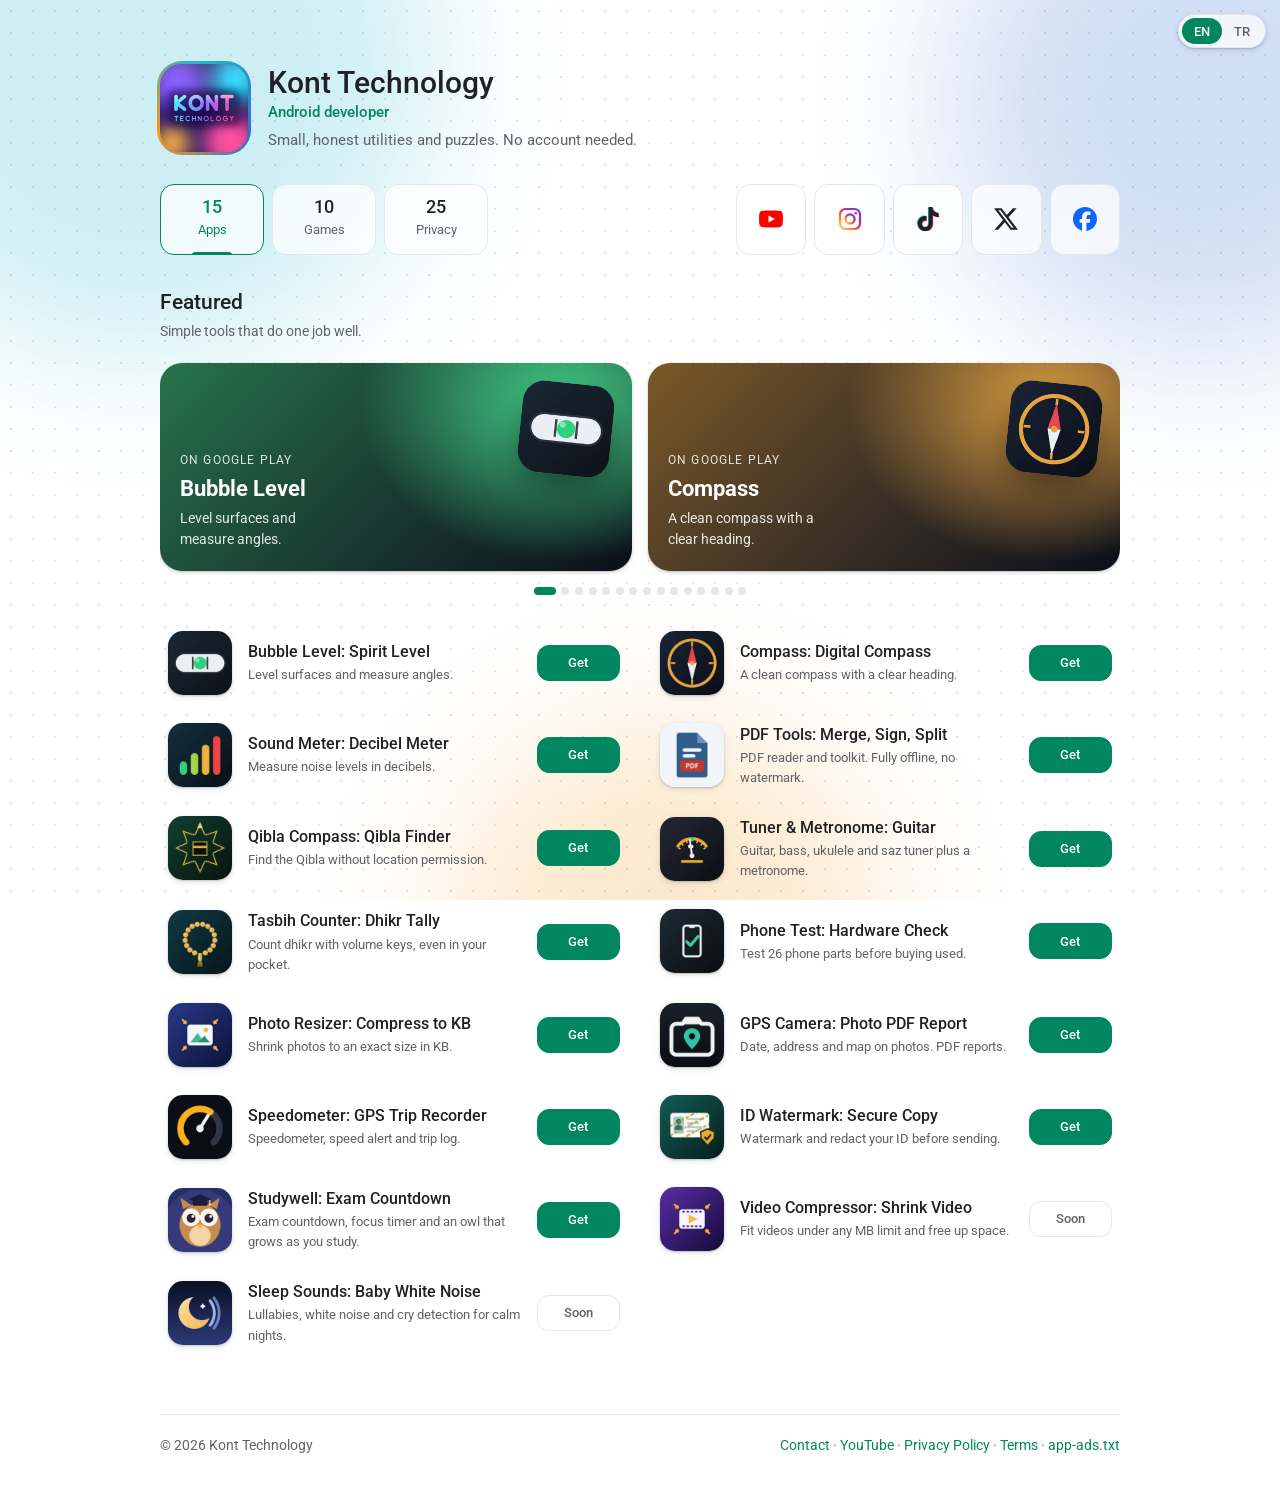
<file: index.html>
<!doctype html>
<html lang="en">
<head>
<meta charset="utf-8">
<meta name="viewport" content="width=device-width,initial-scale=1">
<title>Kont Technology</title>
<link rel="icon" type="image/png" href="favicon.png?v=20260930b">
<link href="fonts/roboto.css" rel="stylesheet">
<style>
/* Kont Technology — Aurora Plus + featured carousel */
:root{color-scheme:light dark;
  --bg:#fff;--surface:#fff;--ink:#202124;--muted:#5f6368;--line:#e3e7eb;--glass:rgba(255,255,255,.72);
  --accent:#01875f;--accent-ink:#fff;--hover:rgba(0,0,0,.035);
  --a1:#1fb6cc;--a2:#2f6fd0;--a3:#f39c1f;--a-op:.22;--shadow:0 1px 2px rgba(60,64,67,.25),0 2px 6px rgba(60,64,67,.12)}
@media (prefers-color-scheme:dark){:root{
  --bg:#131314;--surface:#1e1f20;--ink:#e3e3e3;--muted:#a8abae;--line:#2d2f31;--glass:rgba(30,31,32,.62);
  --accent:#4fd6a5;--accent-ink:#00382a;--hover:rgba(255,255,255,.04);
  --a1:#1f9fb8;--a2:#2a4fa8;--a3:#c77a12;--a-op:.32;--shadow:0 1px 3px rgba(0,0,0,.6)}}
*{box-sizing:border-box}
body{margin:0;min-height:100vh;background:radial-gradient(var(--line) 1px,transparent 1.2px) 0 0/22px 22px fixed,var(--bg);color:var(--ink);font:15px/1.5 Roboto,system-ui,sans-serif;-webkit-font-smoothing:antialiased}
a{color:inherit;text-decoration:none}
.aurora{position:fixed;inset:0;z-index:-1;overflow:hidden;pointer-events:none}
.aurora i{position:absolute;border-radius:50%;filter:blur(70px);opacity:var(--a-op)}
.aurora i:nth-child(1){width:46vmax;height:46vmax;left:-12vmax;top:-18vmax;background:var(--a1);animation:d1 26s ease-in-out infinite alternate}
.aurora i:nth-child(2){width:40vmax;height:40vmax;right:-14vmax;top:-12vmax;background:var(--a2);animation:d2 32s ease-in-out infinite alternate}
.aurora i:nth-child(3){width:34vmax;height:34vmax;left:35%;bottom:-20vmax;background:var(--a3);animation:d3 38s ease-in-out infinite alternate}
@keyframes d1{to{transform:translate(18vw,14vh) scale(1.15)}}@keyframes d2{to{transform:translate(-20vw,18vh) scale(.9)}}@keyframes d3{to{transform:translate(-16vw,-22vh) scale(1.2)}}
.wrap{max-width:62rem;margin:0 auto;padding:0 1rem}

/* language switch */
.lang{position:fixed;top:14px;right:14px;z-index:10;display:flex;padding:3px;border-radius:999px;background:var(--glass);border:1px solid var(--line);backdrop-filter:blur(12px);-webkit-backdrop-filter:blur(12px);box-shadow:var(--shadow)}
.lang button{all:unset;cursor:pointer;font:500 .8rem Roboto,sans-serif;padding:.35rem .75rem;border-radius:999px;color:var(--muted);transition:.2s}
.lang button[aria-pressed=true]{background:var(--accent);color:var(--accent-ink)}

/* hero */
.hero{display:flex;align-items:center;gap:1.25rem;padding:4rem 0 .5rem}
.logo{position:relative;width:88px;height:88px;flex:none}
.logo::before{content:"";position:absolute;inset:-3px;border-radius:25px;background:conic-gradient(from 0deg,var(--a1),var(--a2),var(--a3),var(--a1));animation:spin 6s linear infinite}
.logo img{position:relative;width:88px;height:88px;border-radius:21px;display:block}
@keyframes spin{to{transform:rotate(360deg)}}
.hero h1{margin:0;font-size:1.9rem;font-weight:500;line-height:1.2}
.role{color:var(--accent);font-weight:500}
.hero p{margin:.3rem 0 0;color:var(--muted)}

/* tab cards + unified button style */
.bar{display:flex;align-items:stretch;gap:.5rem;margin:1.5rem 0 0;flex-wrap:wrap}
.tabs{display:flex;gap:.5rem;flex-wrap:wrap}
.social{display:flex;gap:.5rem;margin-left:auto}
.social a{width:4.4rem;min-height:4.4rem;border-radius:14px;display:grid;place-items:center;color:var(--muted)}
.social a:hover{transform:translateY(-1px);border-color:var(--muted)}
.social .yt{color:#ff0000}.social .fb{color:#0866ff}.social .x{color:var(--ink)}
.social svg{width:1.5rem;height:1.5rem}
.chip,.btn,.social a{background:var(--glass);border:1px solid var(--line);backdrop-filter:blur(10px);-webkit-backdrop-filter:blur(10px);transition:transform .15s,border-color .15s,background .15s}
.tabs a{position:relative;min-width:6.5rem;padding:.7rem 1.1rem .8rem;border-radius:14px;text-align:center}
.tabs a:hover,.btn:hover{transform:translateY(-1px);border-color:var(--muted)}
.tabs strong{display:block;font-weight:500;font-size:1.15rem;line-height:1.2}
.tabs span{font-size:.8rem;color:var(--muted)}
.tabs a[aria-selected=true]{border-color:var(--accent)}
.tabs a[aria-selected=true] *{color:var(--accent)}
.tabs a[aria-selected=true]::after{content:"";position:absolute;left:30%;right:30%;bottom:-1px;height:3px;border-radius:3px 3px 0 0;background:var(--accent)}
.btn{flex:none;min-width:5.2rem;text-align:center;font-size:.82rem;font-weight:500;border-radius:12px;padding:.45rem .9rem}
.btn.get{background:var(--accent);border-color:var(--accent);color:var(--accent-ink)}
.btn.soon{color:var(--muted)}


/* featured carousel */
.car{margin:0 0 1.5rem}
.track{display:flex;gap:1rem;overflow-x:auto;scroll-snap-type:x mandatory;scroll-behavior:smooth;scrollbar-width:none;padding:.25rem 0}
.track::-webkit-scrollbar{display:none}
.slide{position:relative;flex:0 0 100%;height:13rem;border-radius:22px;overflow:hidden;scroll-snap-align:start;color:#fff;padding:1.25rem;display:flex;align-items:flex-end;box-shadow:var(--shadow);
  background:radial-gradient(18rem 14rem at 85% 20%,var(--c),transparent 70%),linear-gradient(135deg,color-mix(in srgb,var(--c) 55%,#000),#0b0f1a)}
.slide .big{position:absolute;right:1.25rem;top:1.25rem;width:92px;height:92px;border-radius:22px;box-shadow:0 16px 40px -8px rgba(0,0,0,.6);transform:rotate(6deg);transition:transform .4s}
.slide:hover .big{transform:rotate(0) scale(1.05)}
.slide .k{font-size:.72rem;letter-spacing:.1em;text-transform:uppercase;opacity:.85}
.slide h3{margin:.2rem 0;font-size:1.35rem;font-weight:700;max-width:70%}
.slide p{margin:0;opacity:.88;font-size:.88rem;max-width:72%}
.dots{display:flex;gap:.35rem;justify-content:center;margin-top:.75rem}
.dots b{width:8px;height:8px;border-radius:99px;background:var(--line);transition:.3s;cursor:pointer}
.dots b.on{width:22px;background:var(--accent)}
@media (min-width:700px){.slide{flex-basis:calc((100% - 1rem)/2)}}
@media (max-width:480px){.slide{height:12rem}.slide .big{width:72px;height:72px}}
.panel{padding:1.5rem 0 1rem}.panel[hidden]{display:none}
h2{font-size:1.3rem;font-weight:500;margin:.5rem 0 .2rem}
.sub{color:var(--muted);margin:0 0 1rem;font-size:.9rem}
.list{list-style:none;margin:0;padding:0;display:grid;grid-template-columns:repeat(auto-fill,minmax(min(100%,24rem),1fr));gap:.25rem 1.5rem}
.row{display:flex;align-items:center;gap:1rem;padding:.75rem .5rem;border-radius:14px;transition:background .15s;opacity:0;transform:translateY(8px);animation:in .45s ease forwards}
.row:hover{background:var(--hover)}
.row img{width:64px;height:64px;border-radius:15px;box-shadow:var(--shadow);flex:none;transition:transform .25s}
.row:hover img{transform:scale(1.06) rotate(-2deg)}
@keyframes in{to{opacity:1;transform:none}}
.meta{flex:1;min-width:0}
.meta h3{margin:0;font-size:.98rem;font-weight:500;white-space:nowrap;overflow:hidden;text-overflow:ellipsis}
.meta p{margin:.1rem 0 0;font-size:.84rem;color:var(--muted);display:-webkit-box;-webkit-line-clamp:2;-webkit-box-orient:vertical;overflow:hidden}
.tag{font-size:.72rem;letter-spacing:.08em;text-transform:uppercase;background:rgba(255,255,255,.15);padding:.2rem .6rem;border-radius:999px}
.plist{list-style:none;margin:0;padding:0}
.plist a{display:flex;align-items:center;gap:1rem;padding:.75rem .5rem;border-radius:14px;transition:background .15s}
.plist a:hover{background:var(--hover)}
.plist img{width:40px;height:40px;border-radius:10px}.plist span{flex:1}.plist small{color:var(--muted)}
.note{color:var(--muted);font-size:.85rem}.note a{color:var(--accent)}
footer{margin:2.5rem 0 2rem;padding-top:1.25rem;border-top:1px solid var(--line);color:var(--muted);font-size:.85rem;display:flex;justify-content:space-between;flex-wrap:wrap;gap:.5rem}
footer a{color:var(--accent)}
@media (max-width:480px){.hero{padding-top:4.5rem}.hero h1{font-size:1.5rem}.tabs{width:100%}.tabs a{flex:1;min-width:0}.social{width:100%;margin-left:0}.social a{flex:1;width:auto;height:4.4rem}.btn{min-width:4.4rem}}
@media (max-width:780px){.tabs{width:100%}.tabs a{flex:1;min-width:0}.social{width:100%;margin-left:0}.social a{flex:1;width:auto;height:4.4rem}}
@media (prefers-reduced-motion:reduce){*{animation:none!important}.row{opacity:1;transform:none}.track{scroll-behavior:auto}}
</style>
</head>
<body>
<div class="aurora" aria-hidden="true"><i></i><i></i><i></i></div>
<div class="lang" role="group" aria-label="Language"><button data-lang="en">EN</button><button data-lang="tr">TR</button></div>

<div class="wrap">
<header class="hero">
  <div class="logo"><img src="img/mark.webp?v=20260930b" alt="Kont Technology" width="88" height="88"></div>
  <div><h1 data-i18n="title">Kont Technology</h1><div class="role" data-i18n="role"></div><p data-i18n="tagline"></p></div>
</header>
<div class="bar">
<nav class="tabs" role="tablist">
  <a class="chip" href="#apps" role="tab"><strong id="nApps">12</strong><span data-i18n="apps"></span></a>
  <a class="chip" href="#games" role="tab"><strong id="nGames">10</strong><span data-i18n="games"></span></a>
  <a class="chip" href="#privacy" role="tab"><strong id="nPriv">22</strong><span data-i18n="privacy"></span></a>
</nav>
<div class="social">
  <a href="https://www.youtube.com/@konttechnology" target="_blank" rel="noopener" class="yt" aria-label="YouTube" title="YouTube"><svg viewBox="0 0 24 24" aria-hidden="true"><path fill="currentColor" d="M23.498 6.186a3.016 3.016 0 0 0-2.122-2.136C19.505 3.545 12 3.545 12 3.545s-7.505 0-9.377.505A3.017 3.017 0 0 0 .502 6.186C0 8.07 0 12 0 12s0 3.93.502 5.814a3.016 3.016 0 0 0 2.122 2.136c1.871.505 9.376.505 9.376.505s7.505 0 9.377-.505a3.015 3.015 0 0 0 2.122-2.136C24 15.93 24 12 24 12s0-3.93-.502-5.814zM9.545 15.568V8.432L15.818 12l-6.273 3.568z"/></svg></a>
  <a href="https://www.instagram.com/konttechnology/" target="_blank" rel="noopener" aria-label="Instagram" title="Instagram"><svg viewBox="0 0 24 24" aria-hidden="true"><defs><linearGradient id="igg" x1="0" y1="1" x2="1" y2="0"><stop offset="0" stop-color="#feda75"/><stop offset=".3" stop-color="#fa7e1e"/><stop offset=".55" stop-color="#d62976"/><stop offset=".8" stop-color="#962fbf"/><stop offset="1" stop-color="#4f5bd5"/></linearGradient></defs><g fill="none" stroke="url(#igg)" stroke-width="2.2"><rect x="2" y="2" width="20" height="20" rx="5.5"/><circle cx="12" cy="12" r="4.6"/></g><circle cx="17.6" cy="6.4" r="1.4" fill="url(#igg)"/></svg></a>
  <a href="https://www.tiktok.com/@konttechnology" target="_blank" rel="noopener" aria-label="TikTok" title="TikTok"><svg viewBox="0 0 24 24" aria-hidden="true"><path fill="#25f4ee" transform="translate(-.6 -.6)" d="M12.525.02c1.31-.02 2.61-.01 3.91-.02.08 1.53.63 3.09 1.75 4.17 1.12 1.11 2.7 1.62 4.24 1.79v4.03c-1.44-.05-2.89-.35-4.2-.97-.57-.26-1.1-.59-1.62-.93-.01 2.92.01 5.84-.02 8.75-.08 1.4-.54 2.79-1.35 3.94-1.31 1.92-3.58 3.17-5.91 3.21-1.43.08-2.86-.31-4.08-1.03-2.02-1.19-3.44-3.37-3.65-5.71-.02-.5-.03-1-.01-1.49.18-1.9 1.12-3.72 2.58-4.96 1.66-1.44 3.98-2.13 6.15-1.72.02 1.48-.04 2.96-.04 4.44-.99-.32-2.15-.23-3.02.37-.63.41-1.11 1.04-1.36 1.75-.21.51-.15 1.07-.14 1.61.24 1.64 1.82 3.02 3.5 2.87 1.12-.01 2.19-.66 2.77-1.61.19-.33.4-.67.41-1.06.1-1.79.06-3.57.07-5.36.01-4.03-.01-8.05.02-12.07z"/><path fill="#fe2c55" transform="translate(.6 .6)" d="M12.525.02c1.31-.02 2.61-.01 3.91-.02.08 1.53.63 3.09 1.75 4.17 1.12 1.11 2.7 1.62 4.24 1.79v4.03c-1.44-.05-2.89-.35-4.2-.97-.57-.26-1.1-.59-1.62-.93-.01 2.92.01 5.84-.02 8.75-.08 1.4-.54 2.79-1.35 3.94-1.31 1.92-3.58 3.17-5.91 3.21-1.43.08-2.86-.31-4.08-1.03-2.02-1.19-3.44-3.37-3.65-5.71-.02-.5-.03-1-.01-1.49.18-1.9 1.12-3.72 2.58-4.96 1.66-1.44 3.98-2.13 6.15-1.72.02 1.48-.04 2.96-.04 4.44-.99-.32-2.15-.23-3.02.37-.63.41-1.11 1.04-1.36 1.75-.21.51-.15 1.07-.14 1.61.24 1.64 1.82 3.02 3.5 2.87 1.12-.01 2.19-.66 2.77-1.61.19-.33.4-.67.41-1.06.1-1.79.06-3.57.07-5.36.01-4.03-.01-8.05.02-12.07z"/><path fill="var(--ink)" d="M12.525.02c1.31-.02 2.61-.01 3.91-.02.08 1.53.63 3.09 1.75 4.17 1.12 1.11 2.7 1.62 4.24 1.79v4.03c-1.44-.05-2.89-.35-4.2-.97-.57-.26-1.1-.59-1.62-.93-.01 2.92.01 5.84-.02 8.75-.08 1.4-.54 2.79-1.35 3.94-1.31 1.92-3.58 3.17-5.91 3.21-1.43.08-2.86-.31-4.08-1.03-2.02-1.19-3.44-3.37-3.65-5.71-.02-.5-.03-1-.01-1.49.18-1.9 1.12-3.72 2.58-4.96 1.66-1.44 3.98-2.13 6.15-1.72.02 1.48-.04 2.96-.04 4.44-.99-.32-2.15-.23-3.02.37-.63.41-1.11 1.04-1.36 1.75-.21.51-.15 1.07-.14 1.61.24 1.64 1.82 3.02 3.5 2.87 1.12-.01 2.19-.66 2.77-1.61.19-.33.4-.67.41-1.06.1-1.79.06-3.57.07-5.36.01-4.03-.01-8.05.02-12.07z"/></svg></a>
  <a href="https://x.com/konttechnology" target="_blank" rel="noopener" class="x" aria-label="X" title="X"><svg viewBox="0 0 24 24" aria-hidden="true"><path fill="currentColor" d="M18.901 1.153h3.68l-8.04 9.19L24 22.846h-7.406l-5.8-7.584-6.638 7.584H.474l8.6-9.83L0 1.154h7.594l5.243 6.932ZM17.61 20.644h2.039L6.486 3.24H4.298Z"/></svg></a>
  <a href="https://www.facebook.com/konttechnology" target="_blank" rel="noopener" class="fb" aria-label="Facebook" title="Facebook"><svg viewBox="0 0 24 24" aria-hidden="true"><path fill="currentColor" d="M9.101 23.691v-7.98H6.627v-3.667h2.474v-1.58c0-4.085 1.848-5.978 5.858-5.978.401 0 .955.042 1.468.103a8.68 8.68 0 0 1 1.141.195v3.325a8.623 8.623 0 0 0-.653-.036 26.805 26.805 0 0 0-.733-.009c-.707 0-1.259.096-1.675.309a1.686 1.686 0 0 0-.679.622c-.258.42-.374.995-.374 1.752v1.297h3.919l-.386 2.103-.287 1.564h-3.246v8.245C19.396 23.238 24 18.179 24 12.044c0-6.627-5.373-12-12-12s-12 5.373-12 12c0 5.628 3.874 10.35 9.101 11.647Z"/></svg></a>
</div>
</div>

<section class="panel" id="apps"><h2 data-i18n="featured"></h2><p class="sub" data-i18n="appsSub"></p>
  <div class="car"><div class="track" id="track"></div><div class="dots" id="dots"></div></div>
  <ul class="list" id="appList"></ul></section>
<section class="panel" id="games"><h2 data-i18n="featured"></h2><p class="sub" data-i18n="gamesSub"></p>
  <div class="car"><div class="track" id="gTrack"></div><div class="dots" id="gDots"></div></div>
  <ul class="list" id="gameList"></ul></section>
<section class="panel" id="privacy"><h2 data-i18n="privacy"></h2><p class="sub" data-i18n="privacySub"></p><ul class="plist" id="privList"></ul>
  <p class="note"><span data-i18n="dataQ"></span> <a href="mailto:konttechnology@gmail.com">konttechnology@gmail.com</a></p></section>

<footer><span>&copy; 2026 Kont Technology</span><span><a href="mailto:konttechnology@gmail.com" data-i18n="contact"></a> &middot; <a href="https://www.youtube.com/@konttechnology">YouTube</a> &middot; <a href="privacy/">Privacy Policy</a> &middot; <a href="terms/">Terms</a> &middot; <a href="app-ads.txt">app-ads.txt</a></span></footer>
</div>

<script src="kont.js?v=20261117b"></script>
<script>
(function(){
  var K=KONT,e=K.esc;
  function render(L){
    function rows(list){return list.map(function(a,i){
      var inner='<img src="img/'+a.id+'.webp" alt="" width="64" height="64"><div class="meta"><h3>'+e(a.name[L])+'</h3><p>'+e(a.short[L])+'</p></div>'+
        (a.play?'<span class="btn get">'+K.t('get')+'</span>':'<span class="btn soon">'+K.t('soon')+'</span>');
      var st=' style="animation-delay:'+(i*45)+'ms"';
      return '<li>'+(a.play?'<a class="row" href="'+K.playUrl(a)+'"'+st+'>'+inner+'</a>':'<div class="row"'+st+'>'+inner+'</div>')+'</li>';
    }).join('')}
    var apps=K.APPS.filter(function(a){return a.type==='app'}),games=K.APPS.filter(function(a){return a.type==='game'});
    function byPlay(l){return l.filter(function(a){return a.play}).concat(l.filter(function(a){return !a.play}))}
    cars.forEach(function(c){c.fill(byPlay(c.type==='app'?apps:games),L)});
    document.getElementById('appList').innerHTML=rows(apps);
    document.getElementById('gameList').innerHTML=rows(games);
    document.getElementById('nApps').textContent=K.APPS.length-games.length;
    document.getElementById('nGames').textContent=games.length;
    document.getElementById('nPriv').textContent=K.APPS.length;
    document.getElementById('privList').innerHTML=K.APPS.map(function(a){
      return '<li><a href="'+a.id+'-privacy/"><img src="img/'+a.id+'.webp" alt=""><span>'+e(a.name[L].split(':')[0])+'<br><small>'+K.t('policy')+'</small></span>&rsaquo;</a></li>';
    }).join('');
  }
  function Car(type,trackId,dotsId,panelId){
    var tr=document.getElementById(trackId),dots=document.getElementById(dotsId),idx=0,timer,c={type:type};
    function go(i,quiet){var sl=tr.children;if(!sl.length)return;idx=(i+sl.length)%sl.length;if(!quiet)tr.scrollTo({left:sl[idx].offsetLeft-tr.offsetLeft,behavior:'smooth'});
      [].forEach.call(dots.children,function(d,j){d.className=j===idx?'on':''})}
    c.fill=function(list,L){
      tr.innerHTML=list.map(function(a){
        var inner='<img class="big" src="img/'+a.id+'.webp" alt=""><div><div class="k">'+(a.play?K.t('onPlay'):K.t('comingSoon'))+'</div><h3>'+e(a.name[L].split(':')[0])+'</h3><p>'+e(a.short[L])+'</p></div>';
        return a.play?'<a class="slide" style="--c:'+a.color+'" href="'+K.playUrl(a)+'">'+inner+'</a>':'<div class="slide" style="--c:'+a.color+'">'+inner+'</div>'}).join('');
      dots.innerHTML=list.map(function(_,i){return '<b data-i="'+i+'"></b>'}).join('');
      go(idx,true)};
    function restart(){clearInterval(timer);if(!matchMedia('(prefers-reduced-motion: reduce)').matches)timer=setInterval(function(){if(!document.hidden&&!document.getElementById(panelId).hidden)go(idx+1)},4200)}
    c.restart=restart;
    dots.addEventListener('click',function(ev){if(ev.target.dataset.i){go(+ev.target.dataset.i);restart()}});
    tr.addEventListener('scroll',function(){var sl=tr.children,best=0,d=1e9;for(var i=0;i<sl.length;i++){var dd=Math.abs(sl[i].offsetLeft-tr.offsetLeft-tr.scrollLeft);if(dd<d){d=dd;best=i}}if(best!==idx){idx=best;go(idx,true)}},{passive:true});
    tr.addEventListener('pointerenter',function(){clearInterval(timer)});tr.addEventListener('pointerleave',restart);
    tr.addEventListener('touchstart',function(){clearInterval(timer)},{passive:true});tr.addEventListener('touchend',restart);
    return c}
  var cars=[Car('app','track','dots','apps'),Car('game','gTrack','gDots','games')];
  K.onChange(render);K.apply();cars.forEach(function(c){c.restart()});
  var tabs=[].slice.call(document.querySelectorAll('.tabs a')),panels=[].slice.call(document.querySelectorAll('.panel'));
  function show(id){if(!document.getElementById(id))id='apps';panels.forEach(function(p){p.hidden=p.id!==id});tabs.forEach(function(t){t.setAttribute('aria-selected',t.hash==='#'+id)})}
  tabs.forEach(function(t){t.addEventListener('click',function(ev){ev.preventDefault();show(t.hash.slice(1));history.replaceState(null,'',t.hash)})});
  show(location.hash.slice(1));
})();
</script>
</body>
</html>
</file>
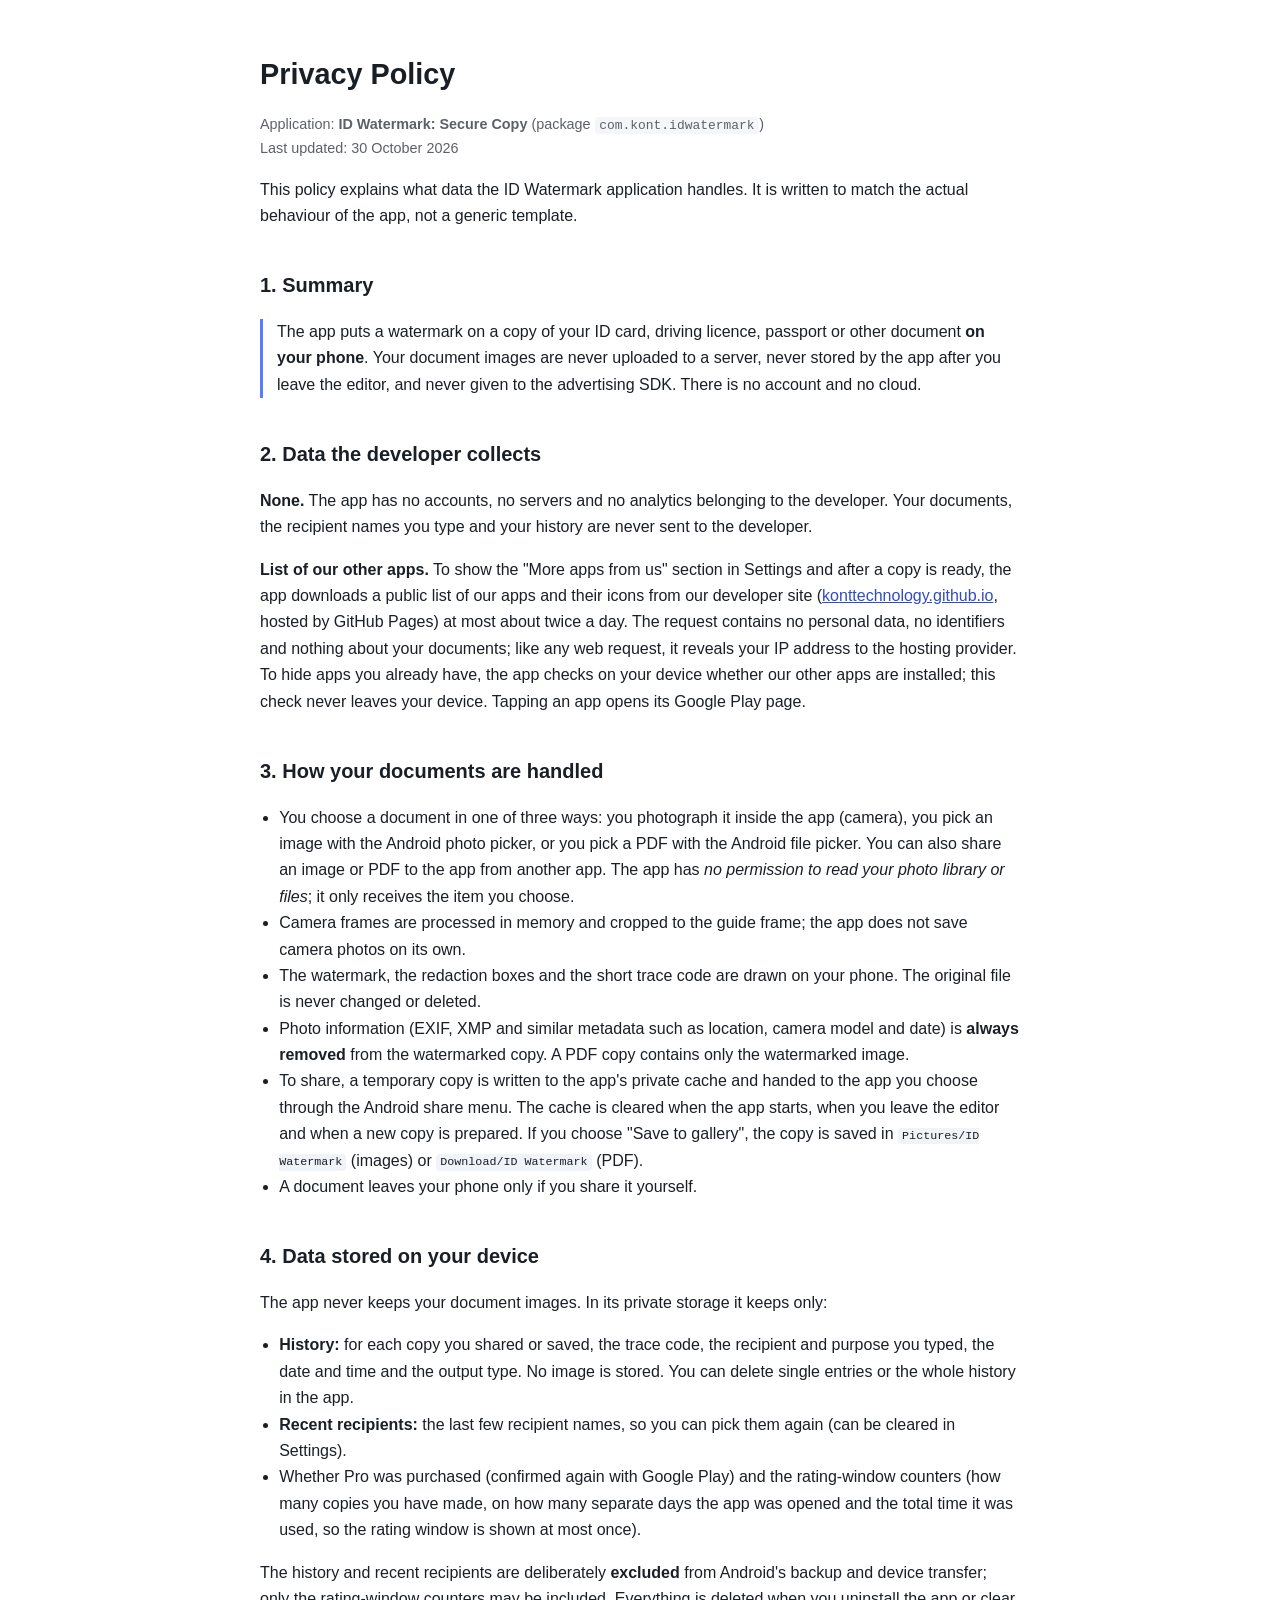
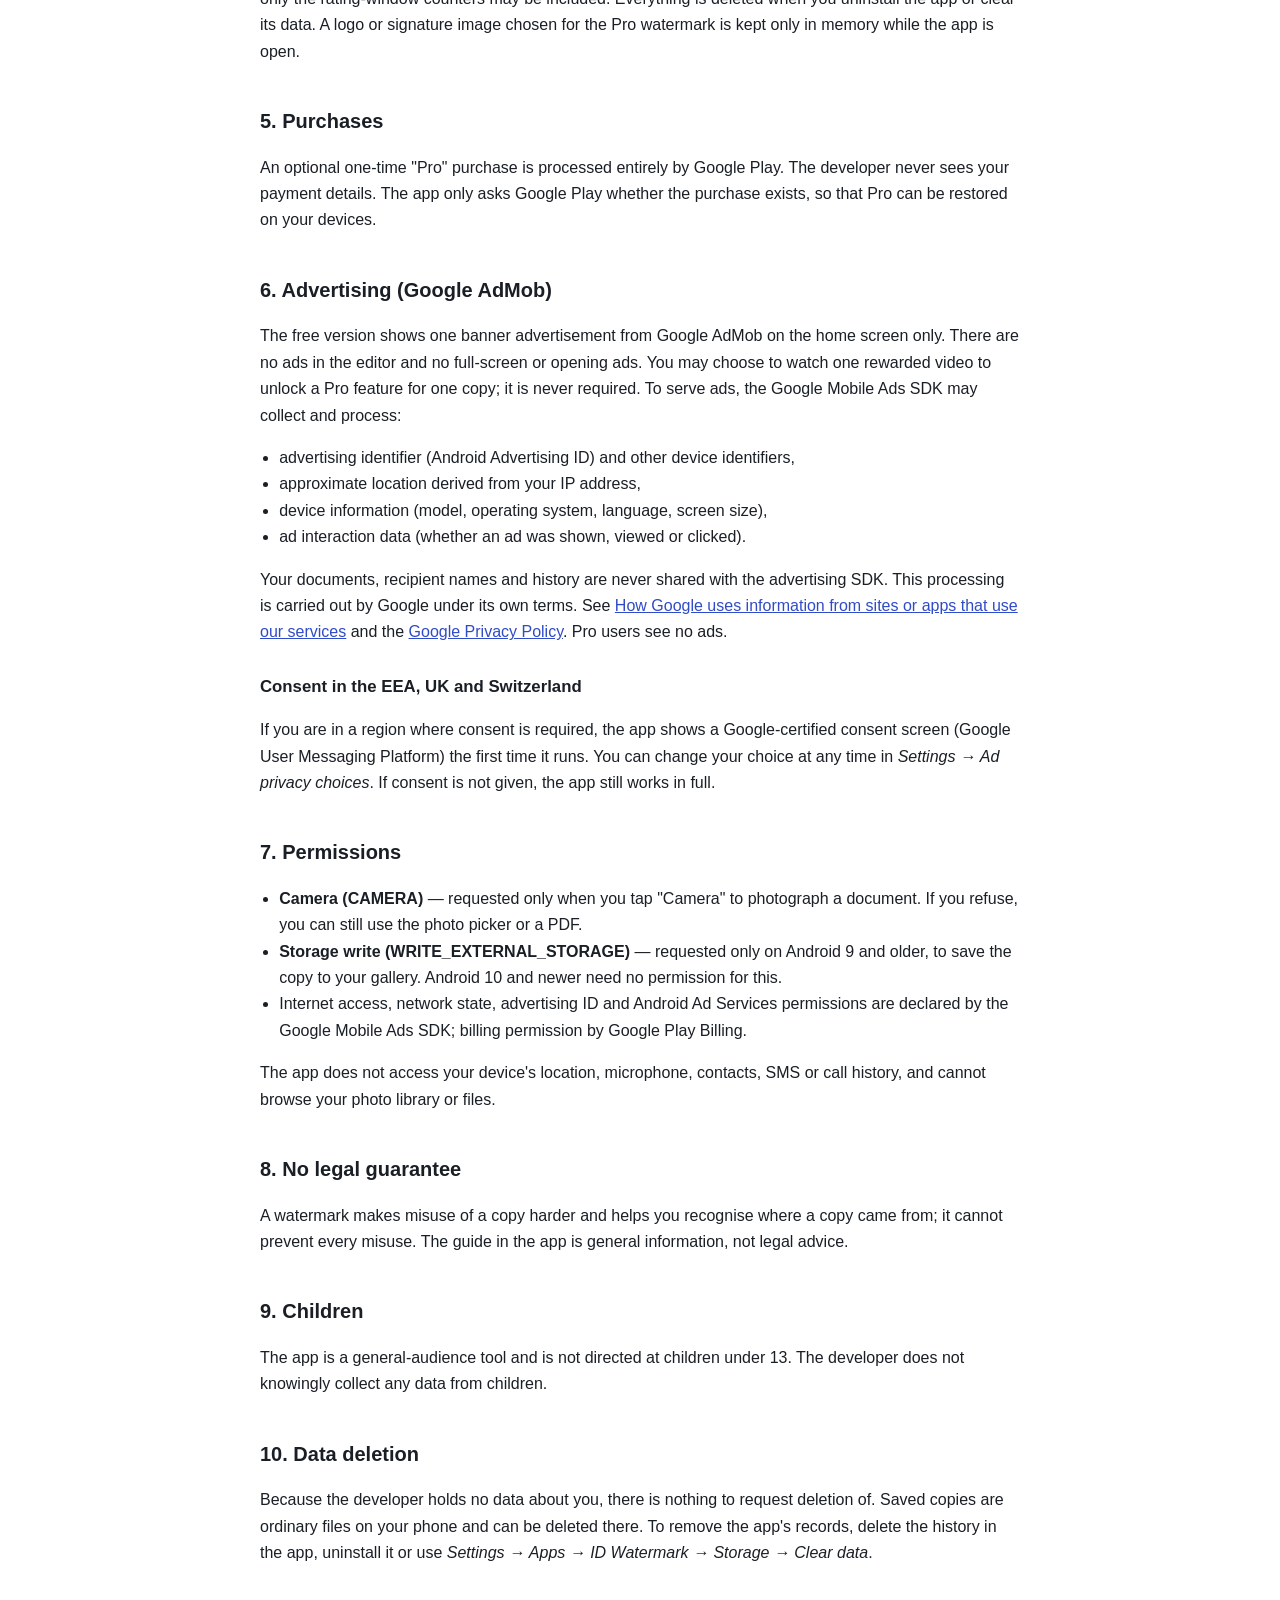
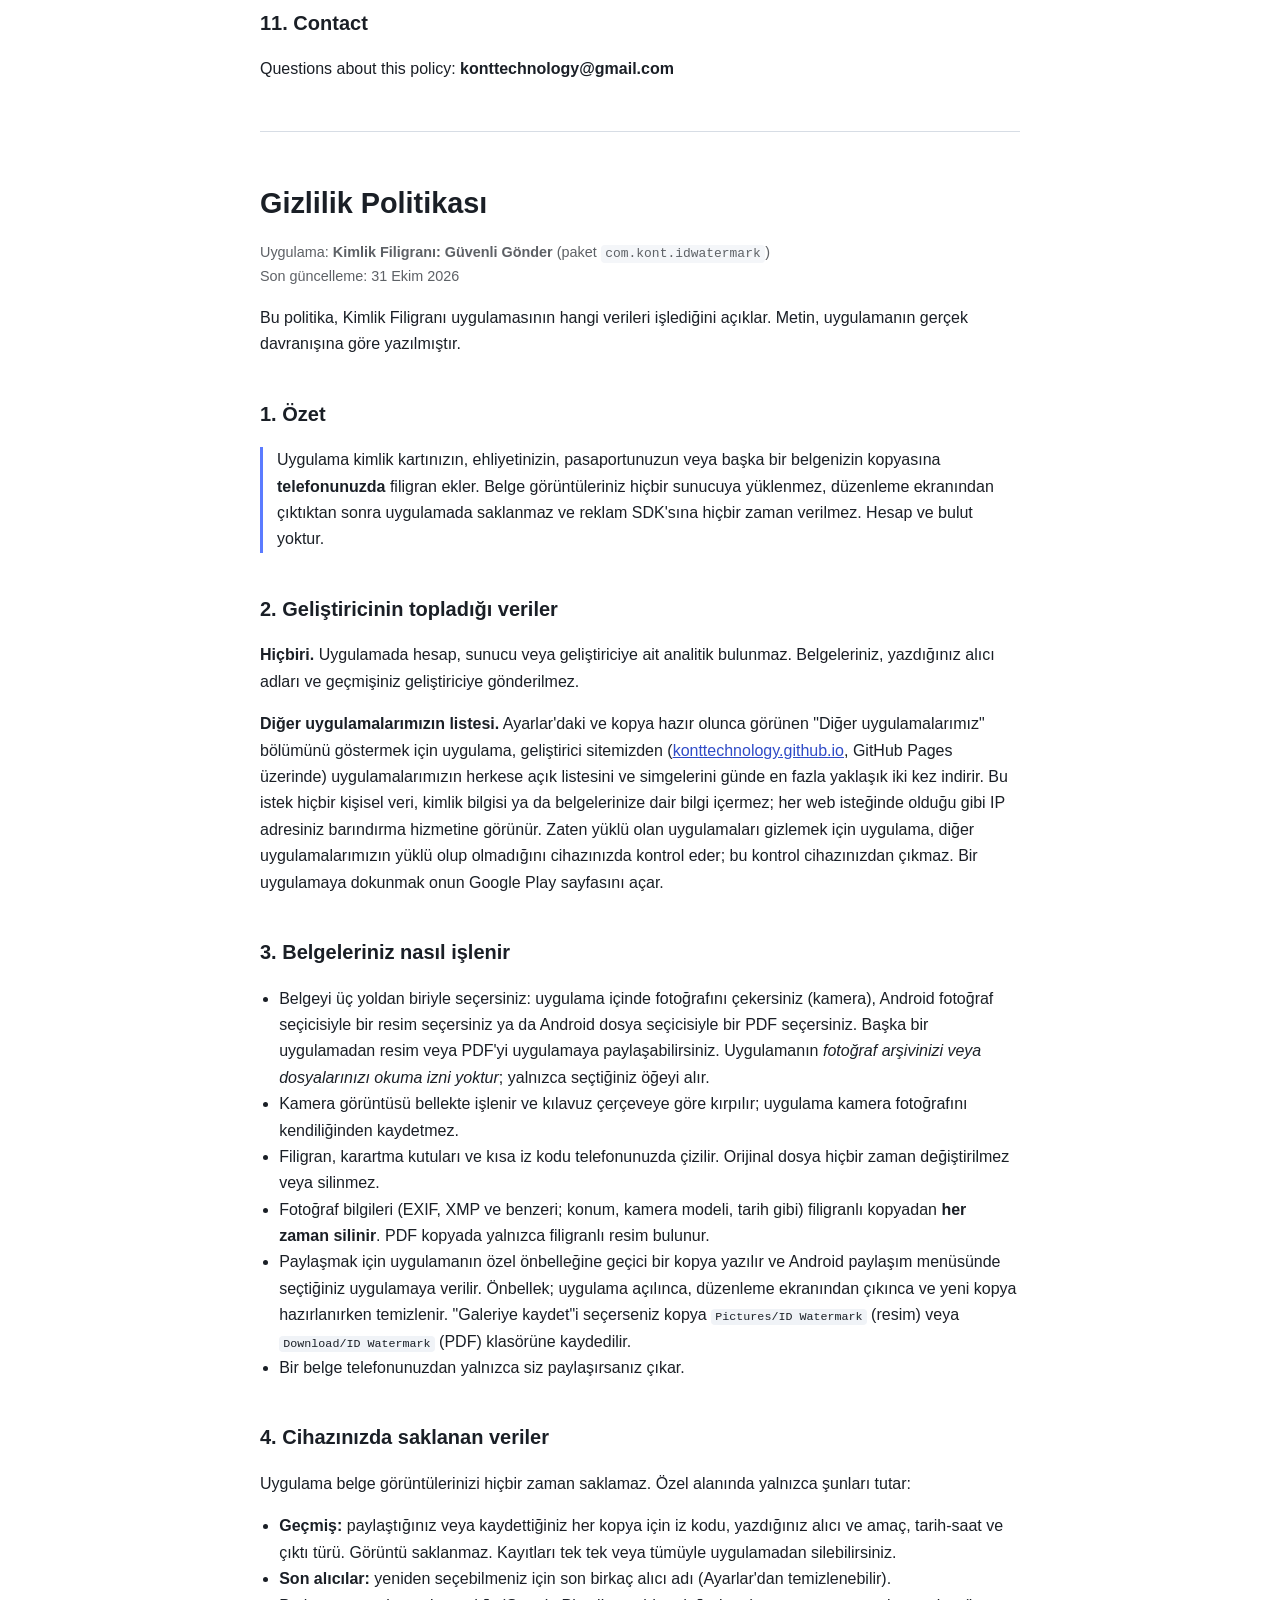
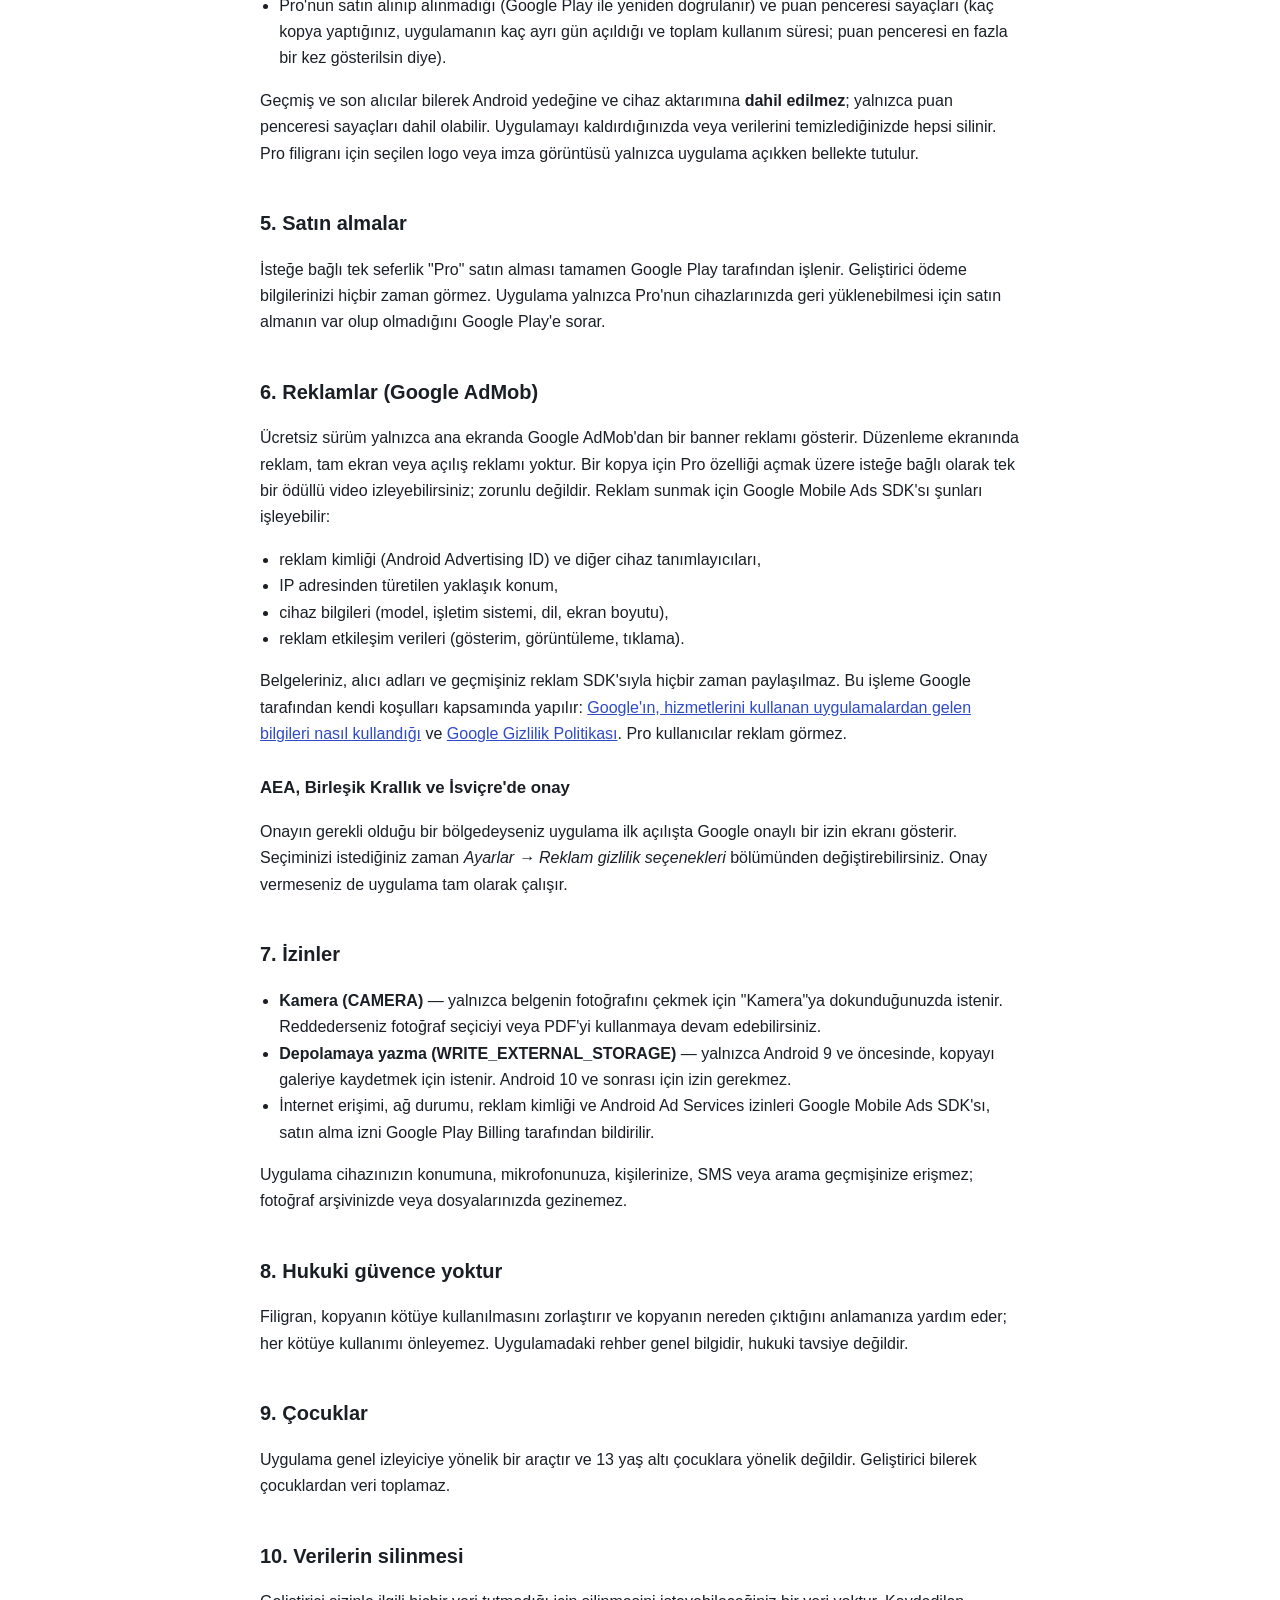
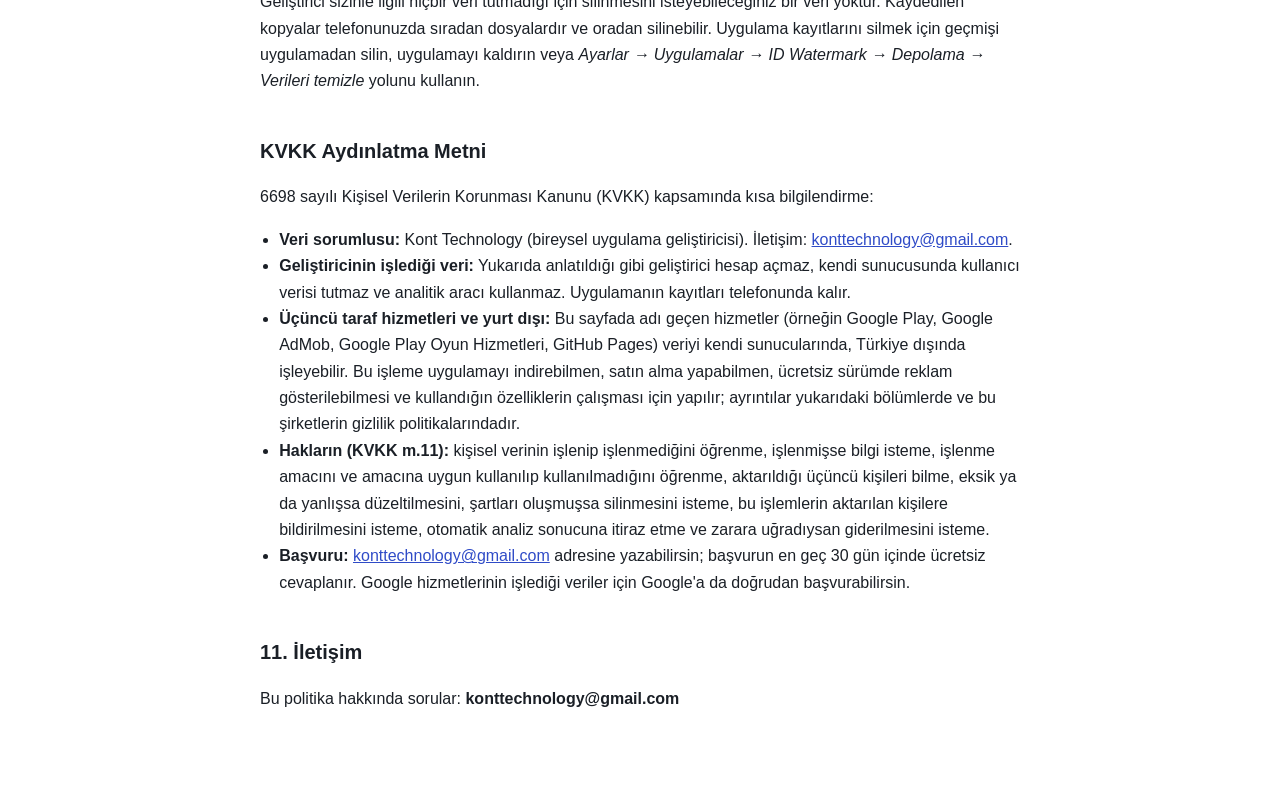
<file: idwatermark-privacy/index.html>
<!DOCTYPE html>
<html lang="en">
<head>
<meta charset="utf-8">
<meta name="viewport" content="width=device-width, initial-scale=1">
<title>Privacy Policy — ID Watermark / Kimlik Filigranı</title>
<style>
  :root { color-scheme: light dark; }
  body {
    font-family: -apple-system, BlinkMacSystemFont, "Segoe UI", Roboto, Arial, sans-serif;
    line-height: 1.65; margin: 0 auto; max-width: 760px; padding: 32px 20px 80px;
    color: #1a1f26; background: #ffffff;
  }
  @media (prefers-color-scheme: dark) {
    body { color: #e6ebf2; background: #10141a; }
    code { background: #1c232c; }
    hr { border-color: #2a323d; }
  }
  h1 { font-size: 1.8rem; margin-bottom: .2em; }
  h2 { font-size: 1.25rem; margin-top: 2em; }
  h3 { font-size: 1.05rem; margin-top: 1.6em; }
  .updated { opacity: .7; font-size: .9rem; }
  hr { margin: 3em 0; border: 0; border-top: 1px solid #d7dde5; }
  ul { padding-left: 1.2em; }
  a { color: #2f4bc7; }
  code { background: #f0f3f7; padding: .1em .35em; border-radius: 4px; font-size: .9em; }
  .highlight { border-left: 3px solid #5b7bff; padding-left: 14px; }
</style>
</head>
<body>
<h1>Privacy Policy</h1>
<p class="updated">Application: <strong>ID Watermark: Secure Copy</strong> (package <code>com.kont.idwatermark</code>)<br>
Last updated: 30 October 2026</p>

<p>This policy explains what data the ID Watermark application handles. It is written to match
the actual behaviour of the app, not a generic template.</p>

<h2>1. Summary</h2>
<div class="highlight">
<p>The app puts a watermark on a copy of your ID card, driving licence, passport or other document
<strong>on your phone</strong>. Your document images are never uploaded to a server, never stored by the
app after you leave the editor, and never given to the advertising SDK. There is no account and no cloud.</p>
</div>

<h2>2. Data the developer collects</h2>
<p><strong>None.</strong> The app has no accounts, no servers and no analytics belonging to the
developer. Your documents, the recipient names you type and your history are never sent to the developer.</p>
<p><strong>List of our other apps.</strong> To show the "More apps from us" section in Settings and after a
copy is ready, the app downloads a public list of our apps and their icons from our developer site
(<a href="https://konttechnology.github.io/">konttechnology.github.io</a>, hosted by GitHub Pages) at most about
twice a day. The request contains no personal data, no identifiers and nothing about your documents; like any
web request, it reveals your IP address to the hosting provider. To hide apps you already have, the app checks
on your device whether our other apps are installed; this check never leaves your device. Tapping an app opens
its Google Play page.</p>

<h2>3. How your documents are handled</h2>
<ul>
  <li>You choose a document in one of three ways: you photograph it inside the app (camera), you pick an image
      with the Android photo picker, or you pick a PDF with the Android file picker. You can also share an image
      or PDF to the app from another app. The app has <em>no permission to read your photo library or files</em>;
      it only receives the item you choose.</li>
  <li>Camera frames are processed in memory and cropped to the guide frame; the app does not save camera
      photos on its own.</li>
  <li>The watermark, the redaction boxes and the short trace code are drawn on your phone. The original file
      is never changed or deleted.</li>
  <li>Photo information (EXIF, XMP and similar metadata such as location, camera model and date) is
      <strong>always removed</strong> from the watermarked copy. A PDF copy contains only the watermarked image.</li>
  <li>To share, a temporary copy is written to the app's private cache and handed to the app you choose through
      the Android share menu. The cache is cleared when the app starts, when you leave the editor and when a new
      copy is prepared. If you choose "Save to gallery", the copy is saved in <code>Pictures/ID Watermark</code>
      (images) or <code>Download/ID Watermark</code> (PDF).</li>
  <li>A document leaves your phone only if you share it yourself.</li>
</ul>

<h2>4. Data stored on your device</h2>
<p>The app never keeps your document images. In its private storage it keeps only:</p>
<ul>
  <li><strong>History:</strong> for each copy you shared or saved, the trace code, the recipient and purpose you
      typed, the date and time and the output type. No image is stored. You can delete single entries or the whole
      history in the app.</li>
  <li><strong>Recent recipients:</strong> the last few recipient names, so you can pick them again (can be cleared
      in Settings).</li>
  <li>Whether Pro was purchased (confirmed again with Google Play) and the rating-window counters (how many
      copies you have made, on how many separate days the app was opened and the total time it was used, so the
      rating window is shown at most once).</li>
</ul>
<p>The history and recent recipients are deliberately <strong>excluded</strong> from Android's backup and device
transfer; only the rating-window counters may be included. Everything is deleted when you uninstall the app or
clear its data. A logo or signature image chosen for the Pro watermark is kept only in memory while the app is
open.</p>

<h2>5. Purchases</h2>
<p>An optional one-time "Pro" purchase is processed entirely by Google Play. The developer never
sees your payment details. The app only asks Google Play whether the purchase exists, so that Pro
can be restored on your devices.</p>

<h2>6. Advertising (Google AdMob)</h2>
<p>The free version shows one banner advertisement from Google AdMob on the home screen only. There are no
ads in the editor and no full-screen or opening ads. You may choose to watch one rewarded video to unlock a Pro
feature for one copy; it is never required. To serve ads, the Google Mobile Ads SDK may collect and process:</p>
<ul>
  <li>advertising identifier (Android Advertising ID) and other device identifiers,</li>
  <li>approximate location derived from your IP address,</li>
  <li>device information (model, operating system, language, screen size),</li>
  <li>ad interaction data (whether an ad was shown, viewed or clicked).</li>
</ul>
<p>Your documents, recipient names and history are never shared with the advertising SDK. This processing is
carried out by Google under its own terms. See
<a href="https://policies.google.com/technologies/partner-sites">How Google uses information from
sites or apps that use our services</a> and the
<a href="https://policies.google.com/privacy">Google Privacy Policy</a>. Pro users see no ads.</p>

<h3>Consent in the EEA, UK and Switzerland</h3>
<p>If you are in a region where consent is required, the app shows a Google-certified consent
screen (Google User Messaging Platform) the first time it runs. You can change your choice at any
time in <em>Settings &rarr; Ad privacy choices</em>. If consent is not given, the app still works
in full.</p>

<h2>7. Permissions</h2>
<ul>
  <li><strong>Camera (CAMERA)</strong> &mdash; requested only when you tap "Camera" to photograph a document.
      If you refuse, you can still use the photo picker or a PDF.</li>
  <li><strong>Storage write (WRITE_EXTERNAL_STORAGE)</strong> &mdash; requested only on Android 9
      and older, to save the copy to your gallery. Android 10 and newer need no permission for this.</li>
  <li>Internet access, network state, advertising ID and Android Ad Services permissions are
      declared by the Google Mobile Ads SDK; billing permission by Google Play Billing.</li>
</ul>
<p>The app does not access your device's location, microphone, contacts, SMS or call history,
and cannot browse your photo library or files.</p>

<h2>8. No legal guarantee</h2>
<p>A watermark makes misuse of a copy harder and helps you recognise where a copy came from; it cannot
prevent every misuse. The guide in the app is general information, not legal advice.</p>

<h2>9. Children</h2>
<p>The app is a general-audience tool and is not directed at children under 13. The developer
does not knowingly collect any data from children.</p>

<h2>10. Data deletion</h2>
<p>Because the developer holds no data about you, there is nothing to request deletion of. Saved
copies are ordinary files on your phone and can be deleted there. To remove the app's records, delete the
history in the app, uninstall it or use <em>Settings &rarr; Apps &rarr; ID Watermark &rarr; Storage &rarr; Clear
data</em>.</p>

<h2>11. Contact</h2>
<p>Questions about this policy: <strong>konttechnology@gmail.com</strong></p>

<hr>

<h1>Gizlilik Politikası</h1>
<p class="updated">Uygulama: <strong>Kimlik Filigranı: Güvenli Gönder</strong> (paket <code>com.kont.idwatermark</code>)<br>
Son güncelleme: 31 Ekim 2026</p>

<p>Bu politika, Kimlik Filigranı uygulamasının hangi verileri işlediğini açıklar. Metin,
uygulamanın gerçek davranışına göre yazılmıştır.</p>

<h2>1. Özet</h2>
<div class="highlight">
<p>Uygulama kimlik kartınızın, ehliyetinizin, pasaportunuzun veya başka bir belgenizin kopyasına
<strong>telefonunuzda</strong> filigran ekler. Belge görüntüleriniz hiçbir sunucuya yüklenmez, düzenleme
ekranından çıktıktan sonra uygulamada saklanmaz ve reklam SDK'sına hiçbir zaman verilmez. Hesap ve bulut yoktur.</p>
</div>

<h2>2. Geliştiricinin topladığı veriler</h2>
<p><strong>Hiçbiri.</strong> Uygulamada hesap, sunucu veya geliştiriciye ait analitik bulunmaz.
Belgeleriniz, yazdığınız alıcı adları ve geçmişiniz geliştiriciye gönderilmez.</p>
<p><strong>Diğer uygulamalarımızın listesi.</strong> Ayarlar'daki ve kopya hazır olunca görünen "Diğer
uygulamalarımız" bölümünü göstermek için uygulama, geliştirici sitemizden
(<a href="https://konttechnology.github.io/">konttechnology.github.io</a>, GitHub Pages üzerinde) uygulamalarımızın
herkese açık listesini ve simgelerini günde en fazla yaklaşık iki kez indirir. Bu istek hiçbir kişisel veri,
kimlik bilgisi ya da belgelerinize dair bilgi içermez; her web isteğinde olduğu gibi IP adresiniz barındırma
hizmetine görünür. Zaten yüklü olan uygulamaları gizlemek için uygulama, diğer uygulamalarımızın yüklü olup
olmadığını cihazınızda kontrol eder; bu kontrol cihazınızdan çıkmaz. Bir uygulamaya dokunmak onun Google Play
sayfasını açar.</p>

<h2>3. Belgeleriniz nasıl işlenir</h2>
<ul>
  <li>Belgeyi üç yoldan biriyle seçersiniz: uygulama içinde fotoğrafını çekersiniz (kamera), Android fotoğraf
      seçicisiyle bir resim seçersiniz ya da Android dosya seçicisiyle bir PDF seçersiniz. Başka bir uygulamadan
      resim veya PDF'yi uygulamaya paylaşabilirsiniz. Uygulamanın <em>fotoğraf arşivinizi veya dosyalarınızı okuma
      izni yoktur</em>; yalnızca seçtiğiniz öğeyi alır.</li>
  <li>Kamera görüntüsü bellekte işlenir ve kılavuz çerçeveye göre kırpılır; uygulama kamera fotoğrafını kendiliğinden
      kaydetmez.</li>
  <li>Filigran, karartma kutuları ve kısa iz kodu telefonunuzda çizilir. Orijinal dosya hiçbir zaman değiştirilmez
      veya silinmez.</li>
  <li>Fotoğraf bilgileri (EXIF, XMP ve benzeri; konum, kamera modeli, tarih gibi) filigranlı kopyadan
      <strong>her zaman silinir</strong>. PDF kopyada yalnızca filigranlı resim bulunur.</li>
  <li>Paylaşmak için uygulamanın özel önbelleğine geçici bir kopya yazılır ve Android paylaşım menüsünde seçtiğiniz
      uygulamaya verilir. Önbellek; uygulama açılınca, düzenleme ekranından çıkınca ve yeni kopya hazırlanırken
      temizlenir. "Galeriye kaydet"i seçerseniz kopya <code>Pictures/ID Watermark</code> (resim) veya
      <code>Download/ID Watermark</code> (PDF) klasörüne kaydedilir.</li>
  <li>Bir belge telefonunuzdan yalnızca siz paylaşırsanız çıkar.</li>
</ul>

<h2>4. Cihazınızda saklanan veriler</h2>
<p>Uygulama belge görüntülerinizi hiçbir zaman saklamaz. Özel alanında yalnızca şunları tutar:</p>
<ul>
  <li><strong>Geçmiş:</strong> paylaştığınız veya kaydettiğiniz her kopya için iz kodu, yazdığınız alıcı ve amaç,
      tarih-saat ve çıktı türü. Görüntü saklanmaz. Kayıtları tek tek veya tümüyle uygulamadan silebilirsiniz.</li>
  <li><strong>Son alıcılar:</strong> yeniden seçebilmeniz için son birkaç alıcı adı (Ayarlar'dan temizlenebilir).</li>
  <li>Pro'nun satın alınıp alınmadığı (Google Play ile yeniden doğrulanır) ve puan penceresi sayaçları (kaç kopya
      yaptığınız, uygulamanın kaç ayrı gün açıldığı ve toplam kullanım süresi; puan penceresi en fazla bir kez
      gösterilsin diye).</li>
</ul>
<p>Geçmiş ve son alıcılar bilerek Android yedeğine ve cihaz aktarımına <strong>dahil edilmez</strong>; yalnızca puan
penceresi sayaçları dahil olabilir. Uygulamayı kaldırdığınızda veya verilerini temizlediğinizde hepsi silinir. Pro
filigranı için seçilen logo veya imza görüntüsü yalnızca uygulama açıkken bellekte tutulur.</p>

<h2>5. Satın almalar</h2>
<p>İsteğe bağlı tek seferlik "Pro" satın alması tamamen Google Play tarafından işlenir. Geliştirici
ödeme bilgilerinizi hiçbir zaman görmez. Uygulama yalnızca Pro'nun cihazlarınızda geri
yüklenebilmesi için satın almanın var olup olmadığını Google Play'e sorar.</p>

<h2>6. Reklamlar (Google AdMob)</h2>
<p>Ücretsiz sürüm yalnızca ana ekranda Google AdMob'dan bir banner reklamı gösterir. Düzenleme ekranında reklam,
tam ekran veya açılış reklamı yoktur. Bir kopya için Pro özelliği açmak üzere isteğe bağlı olarak tek bir ödüllü
video izleyebilirsiniz; zorunlu değildir. Reklam sunmak için Google Mobile Ads SDK'sı şunları işleyebilir:</p>
<ul>
  <li>reklam kimliği (Android Advertising ID) ve diğer cihaz tanımlayıcıları,</li>
  <li>IP adresinden türetilen yaklaşık konum,</li>
  <li>cihaz bilgileri (model, işletim sistemi, dil, ekran boyutu),</li>
  <li>reklam etkileşim verileri (gösterim, görüntüleme, tıklama).</li>
</ul>
<p>Belgeleriniz, alıcı adları ve geçmişiniz reklam SDK'sıyla hiçbir zaman paylaşılmaz. Bu işleme Google tarafından
kendi koşulları kapsamında yapılır:
<a href="https://policies.google.com/technologies/partner-sites">Google'ın, hizmetlerini kullanan
uygulamalardan gelen bilgileri nasıl kullandığı</a> ve
<a href="https://policies.google.com/privacy">Google Gizlilik Politikası</a>. Pro kullanıcılar
reklam görmez.</p>

<h3>AEA, Birleşik Krallık ve İsviçre'de onay</h3>
<p>Onayın gerekli olduğu bir bölgedeyseniz uygulama ilk açılışta Google onaylı bir izin ekranı
gösterir. Seçiminizi istediğiniz zaman <em>Ayarlar &rarr; Reklam gizlilik seçenekleri</em>
bölümünden değiştirebilirsiniz. Onay vermeseniz de uygulama tam olarak çalışır.</p>

<h2>7. İzinler</h2>
<ul>
  <li><strong>Kamera (CAMERA)</strong> &mdash; yalnızca belgenin fotoğrafını çekmek için "Kamera"ya dokunduğunuzda
      istenir. Reddederseniz fotoğraf seçiciyi veya PDF'yi kullanmaya devam edebilirsiniz.</li>
  <li><strong>Depolamaya yazma (WRITE_EXTERNAL_STORAGE)</strong> &mdash; yalnızca Android 9 ve
      öncesinde, kopyayı galeriye kaydetmek için istenir. Android 10 ve sonrası için izin gerekmez.</li>
  <li>İnternet erişimi, ağ durumu, reklam kimliği ve Android Ad Services izinleri Google Mobile Ads
      SDK'sı, satın alma izni Google Play Billing tarafından bildirilir.</li>
</ul>
<p>Uygulama cihazınızın konumuna, mikrofonunuza, kişilerinize, SMS veya arama geçmişinize erişmez;
fotoğraf arşivinizde veya dosyalarınızda gezinemez.</p>

<h2>8. Hukuki güvence yoktur</h2>
<p>Filigran, kopyanın kötüye kullanılmasını zorlaştırır ve kopyanın nereden çıktığını anlamanıza yardım eder;
her kötüye kullanımı önleyemez. Uygulamadaki rehber genel bilgidir, hukuki tavsiye değildir.</p>

<h2>9. Çocuklar</h2>
<p>Uygulama genel izleyiciye yönelik bir araçtır ve 13 yaş altı çocuklara yönelik değildir.
Geliştirici bilerek çocuklardan veri toplamaz.</p>

<h2>10. Verilerin silinmesi</h2>
<p>Geliştirici sizinle ilgili hiçbir veri tutmadığı için silinmesini isteyebileceğiniz bir veri
yoktur. Kaydedilen kopyalar telefonunuzda sıradan dosyalardır ve oradan silinebilir. Uygulama kayıtlarını
silmek için geçmişi uygulamadan silin, uygulamayı kaldırın veya <em>Ayarlar &rarr; Uygulamalar &rarr; ID Watermark
&rarr; Depolama &rarr; Verileri temizle</em> yolunu kullanın.</p>

<h2>KVKK Aydınlatma Metni</h2>
<p>6698 sayılı Kişisel Verilerin Korunması Kanunu (KVKK) kapsamında kısa bilgilendirme:</p>
<ul>
<li><b>Veri sorumlusu:</b> Kont Technology (bireysel uygulama geliştiricisi). İletişim: <a href="mailto:konttechnology@gmail.com">konttechnology@gmail.com</a>.</li>
<li><b>Geliştiricinin işlediği veri:</b> Yukarıda anlatıldığı gibi geliştirici hesap açmaz, kendi sunucusunda kullanıcı verisi tutmaz ve analitik aracı kullanmaz. Uygulamanın kayıtları telefonunda kalır.</li>
<li><b>Üçüncü taraf hizmetleri ve yurt dışı:</b> Bu sayfada adı geçen hizmetler (örneğin Google Play, Google AdMob, Google Play Oyun Hizmetleri, GitHub Pages) veriyi kendi sunucularında, Türkiye dışında işleyebilir. Bu işleme uygulamayı indirebilmen, satın alma yapabilmen, ücretsiz sürümde reklam gösterilebilmesi ve kullandığın özelliklerin çalışması için yapılır; ayrıntılar yukarıdaki bölümlerde ve bu şirketlerin gizlilik politikalarındadır.</li>
<li><b>Hakların (KVKK m.11):</b> kişisel verinin işlenip işlenmediğini öğrenme, işlenmişse bilgi isteme, işlenme amacını ve amacına uygun kullanılıp kullanılmadığını öğrenme, aktarıldığı üçüncü kişileri bilme, eksik ya da yanlışsa düzeltilmesini, şartları oluşmuşsa silinmesini isteme, bu işlemlerin aktarılan kişilere bildirilmesini isteme, otomatik analiz sonucuna itiraz etme ve zarara uğradıysan giderilmesini isteme.</li>
<li><b>Başvuru:</b> <a href="mailto:konttechnology@gmail.com">konttechnology@gmail.com</a> adresine yazabilirsin; başvurun en geç 30 gün içinde ücretsiz cevaplanır. Google hizmetlerinin işlediği veriler için Google'a da doğrudan başvurabilirsin.</li>
</ul>
<h2>11. İletişim</h2>
<p>Bu politika hakkında sorular: <strong>konttechnology@gmail.com</strong></p>

</body>
</html>
</file>
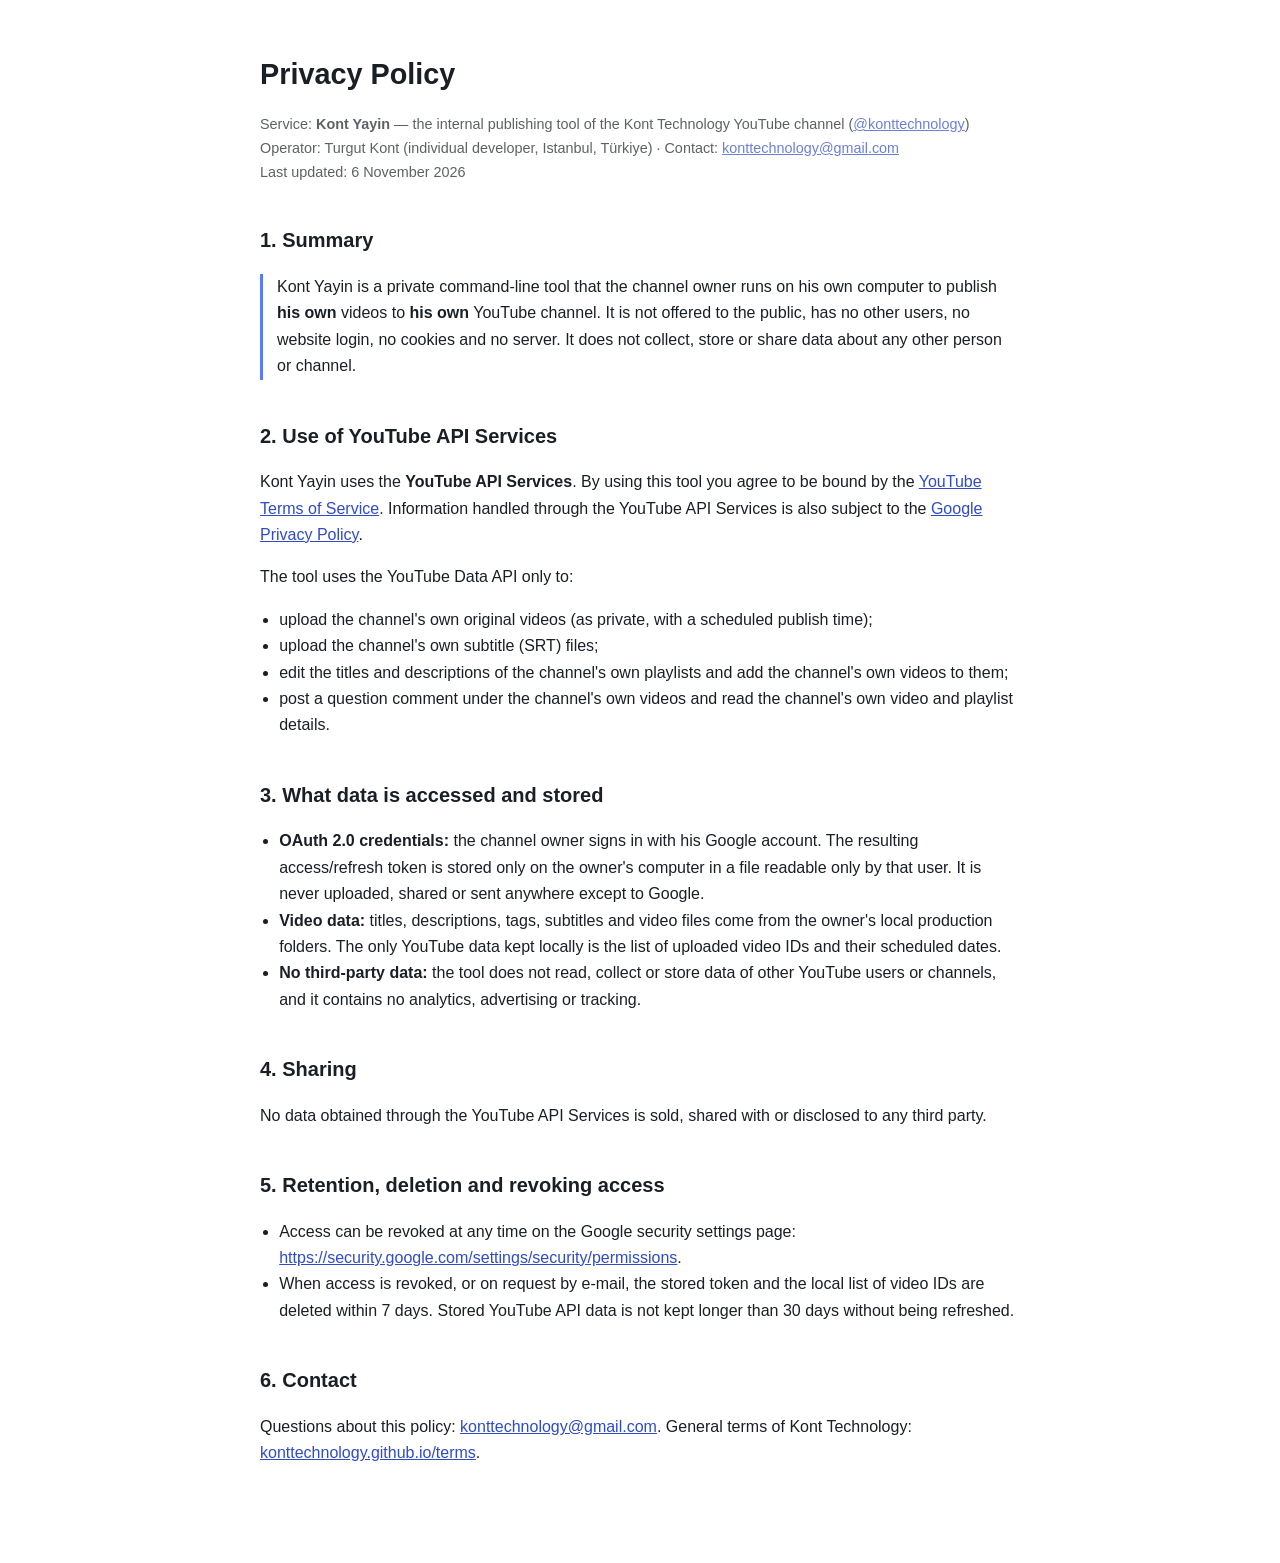
<file: privacy/index.html>
<!DOCTYPE html>
<html lang="en">
<head>
<meta charset="utf-8">
<meta name="viewport" content="width=device-width, initial-scale=1">
<title>Privacy Policy — Kont Technology YouTube publishing tool (Kont Yayin)</title>
<style>
  :root { color-scheme: light dark; }
  body {
    font-family: -apple-system, BlinkMacSystemFont, "Segoe UI", Roboto, Arial, sans-serif;
    line-height: 1.65; margin: 0 auto; max-width: 760px; padding: 32px 20px 80px;
    color: #1a1f26; background: #ffffff;
  }
  @media (prefers-color-scheme: dark) {
    body { color: #e6ebf2; background: #10141a; }
    code { background: #1c232c; }
    hr { border-color: #2a323d; }
  }
  h1 { font-size: 1.8rem; margin-bottom: .2em; }
  h2 { font-size: 1.25rem; margin-top: 2em; }
  h3 { font-size: 1.05rem; margin-top: 1.6em; }
  .updated { opacity: .7; font-size: .9rem; }
  hr { margin: 3em 0; border: 0; border-top: 1px solid #d7dde5; }
  ul { padding-left: 1.2em; }
  a { color: #2f4bc7; }
  code { background: #f0f3f7; padding: .1em .35em; border-radius: 4px; font-size: .9em; }
  .highlight { border-left: 3px solid #5b7bff; padding-left: 14px; }
</style>
</head>
<body>
<h1>Privacy Policy</h1>
<p class="updated">Service: <strong>Kont Yayin</strong> — the internal publishing tool of the Kont Technology YouTube channel
(<a href="https://www.youtube.com/@konttechnology">@konttechnology</a>)<br>
Operator: Turgut Kont (individual developer, Istanbul, Türkiye) · Contact: <a href="mailto:konttechnology@gmail.com">konttechnology@gmail.com</a><br>
Last updated: 6 November 2026</p>

<h2>1. Summary</h2>
<p class="highlight">Kont Yayin is a private command-line tool that the channel owner runs on his own computer to publish
<strong>his own</strong> videos to <strong>his own</strong> YouTube channel. It is not offered to the public, has no other users,
no website login, no cookies and no server. It does not collect, store or share data about any other person or channel.</p>

<h2>2. Use of YouTube API Services</h2>
<p>Kont Yayin uses the <strong>YouTube API Services</strong>. By using this tool you agree to be bound by the
<a href="https://www.youtube.com/t/terms">YouTube Terms of Service</a>. Information handled through the YouTube API Services is
also subject to the <a href="https://policies.google.com/privacy">Google Privacy Policy</a>.</p>
<p>The tool uses the YouTube Data API only to:</p>
<ul>
  <li>upload the channel's own original videos (as private, with a scheduled publish time);</li>
  <li>upload the channel's own subtitle (SRT) files;</li>
  <li>edit the titles and descriptions of the channel's own playlists and add the channel's own videos to them;</li>
  <li>post a question comment under the channel's own videos and read the channel's own video and playlist details.</li>
</ul>

<h2>3. What data is accessed and stored</h2>
<ul>
  <li><strong>OAuth 2.0 credentials:</strong> the channel owner signs in with his Google account. The resulting access/refresh token is
  stored only on the owner's computer in a file readable only by that user. It is never uploaded, shared or sent anywhere except to Google.</li>
  <li><strong>Video data:</strong> titles, descriptions, tags, subtitles and video files come from the owner's local production folders.
  The only YouTube data kept locally is the list of uploaded video IDs and their scheduled dates.</li>
  <li><strong>No third-party data:</strong> the tool does not read, collect or store data of other YouTube users or channels,
  and it contains no analytics, advertising or tracking.</li>
</ul>

<h2>4. Sharing</h2>
<p>No data obtained through the YouTube API Services is sold, shared with or disclosed to any third party.</p>

<h2>5. Retention, deletion and revoking access</h2>
<ul>
  <li>Access can be revoked at any time on the Google security settings page:
  <a href="https://security.google.com/settings/security/permissions">https://security.google.com/settings/security/permissions</a>.</li>
  <li>When access is revoked, or on request by e-mail, the stored token and the local list of video IDs are deleted within 7 days.
  Stored YouTube API data is not kept longer than 30 days without being refreshed.</li>
</ul>

<h2>6. Contact</h2>
<p>Questions about this policy: <a href="mailto:konttechnology@gmail.com">konttechnology@gmail.com</a>.
General terms of Kont Technology: <a href="../terms/">konttechnology.github.io/terms</a>.</p>
</body>
</html>
</file>
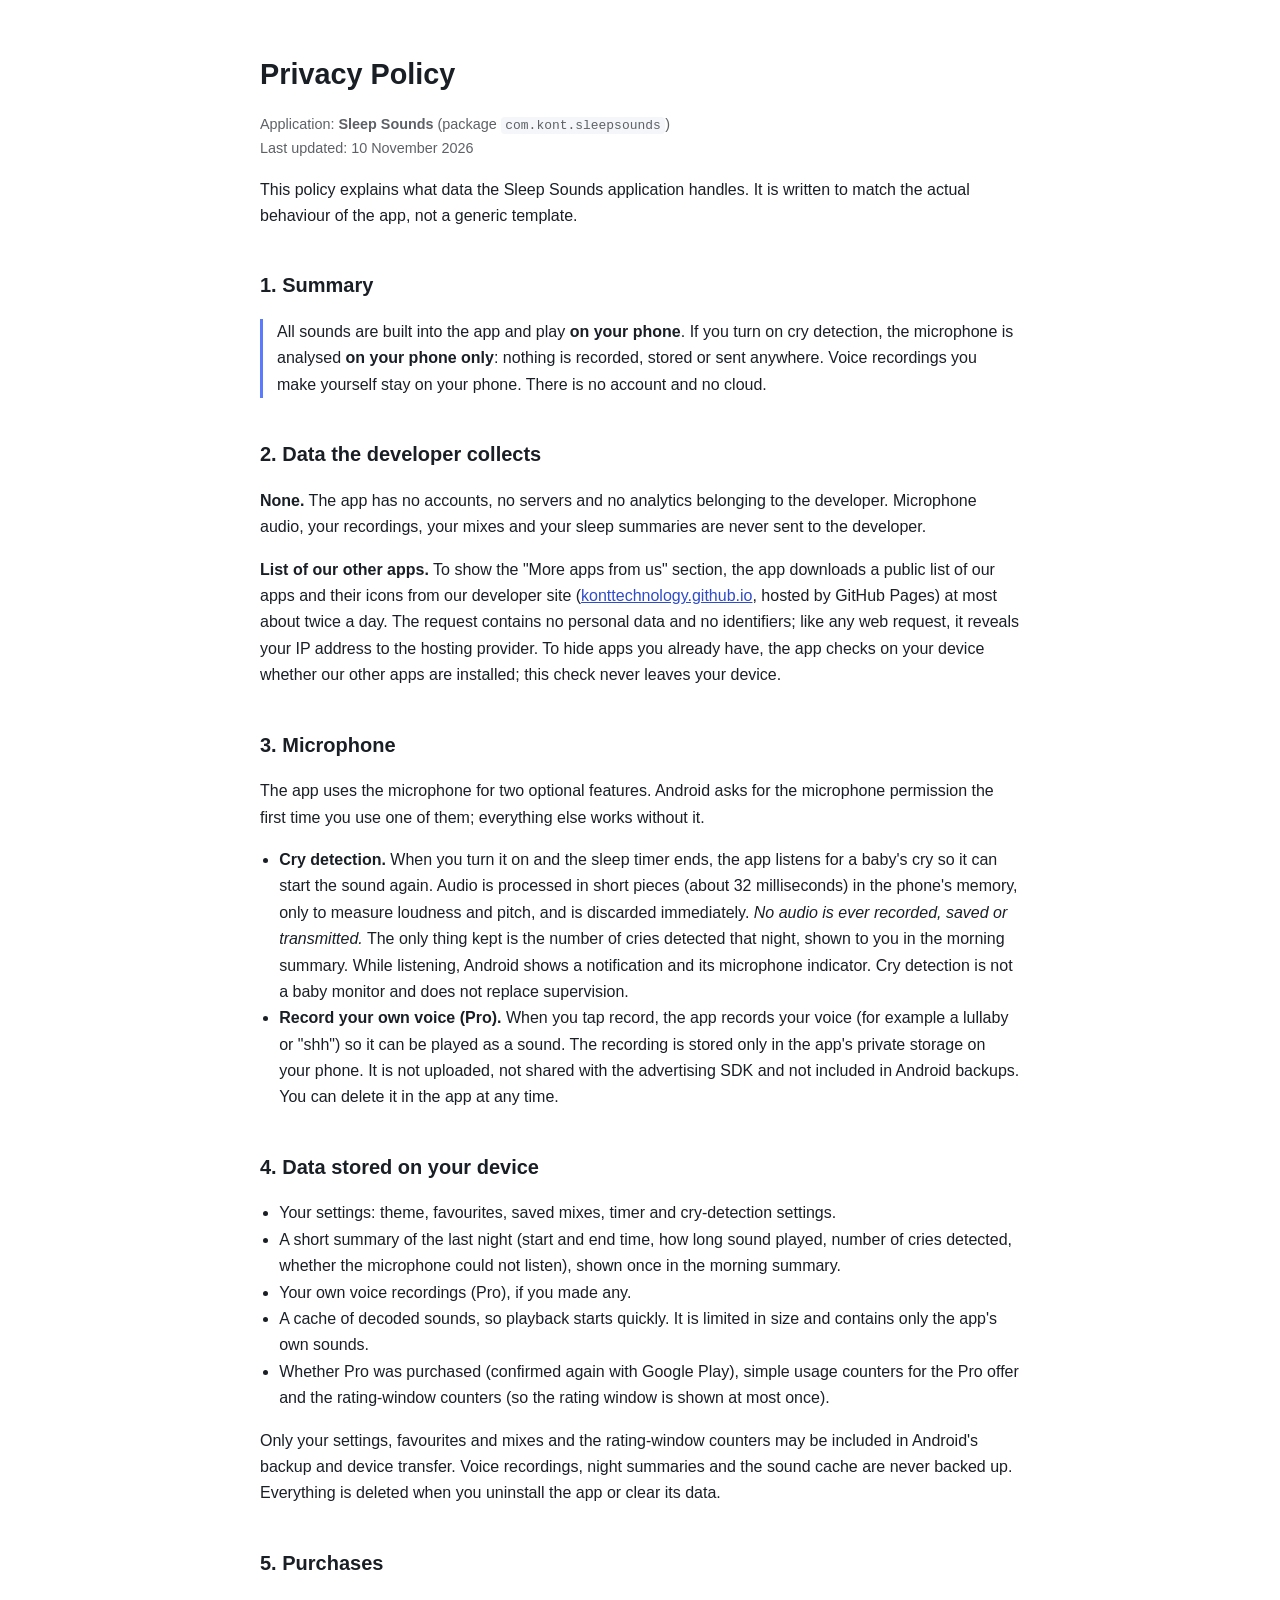
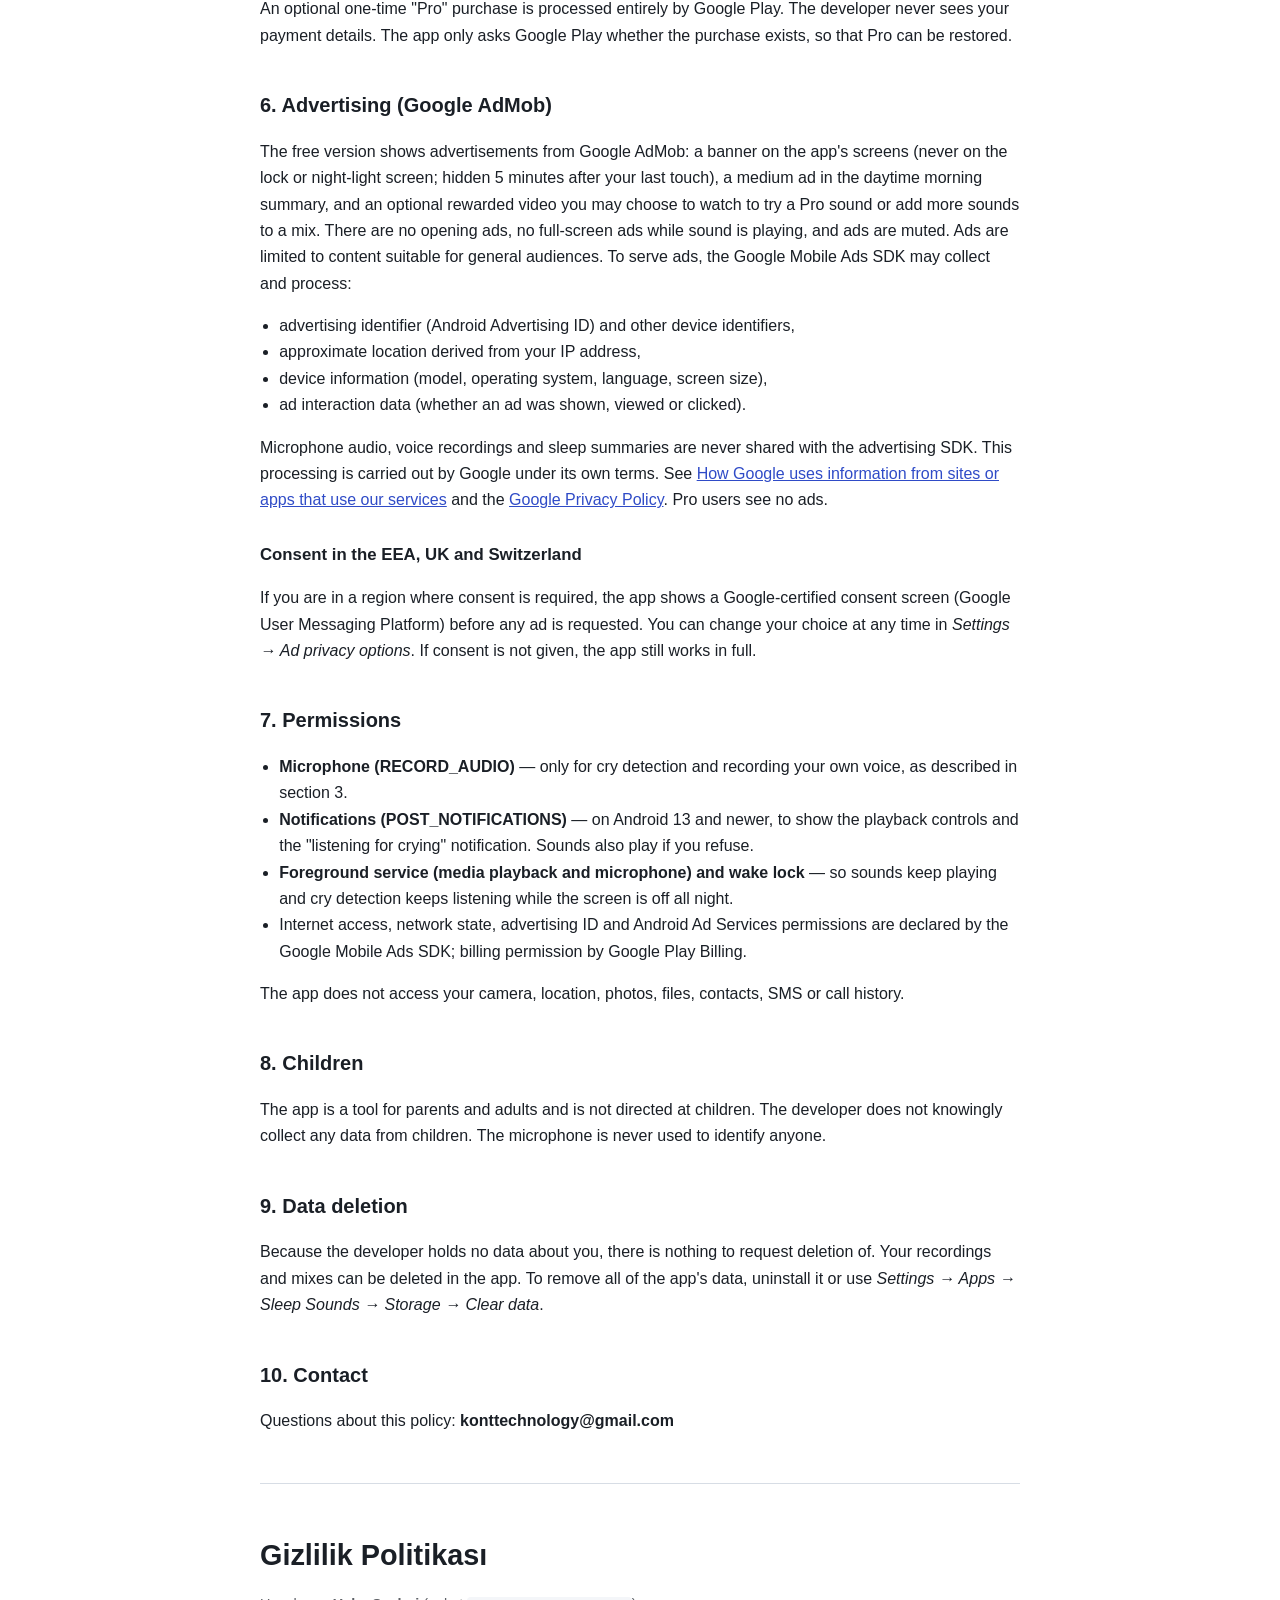
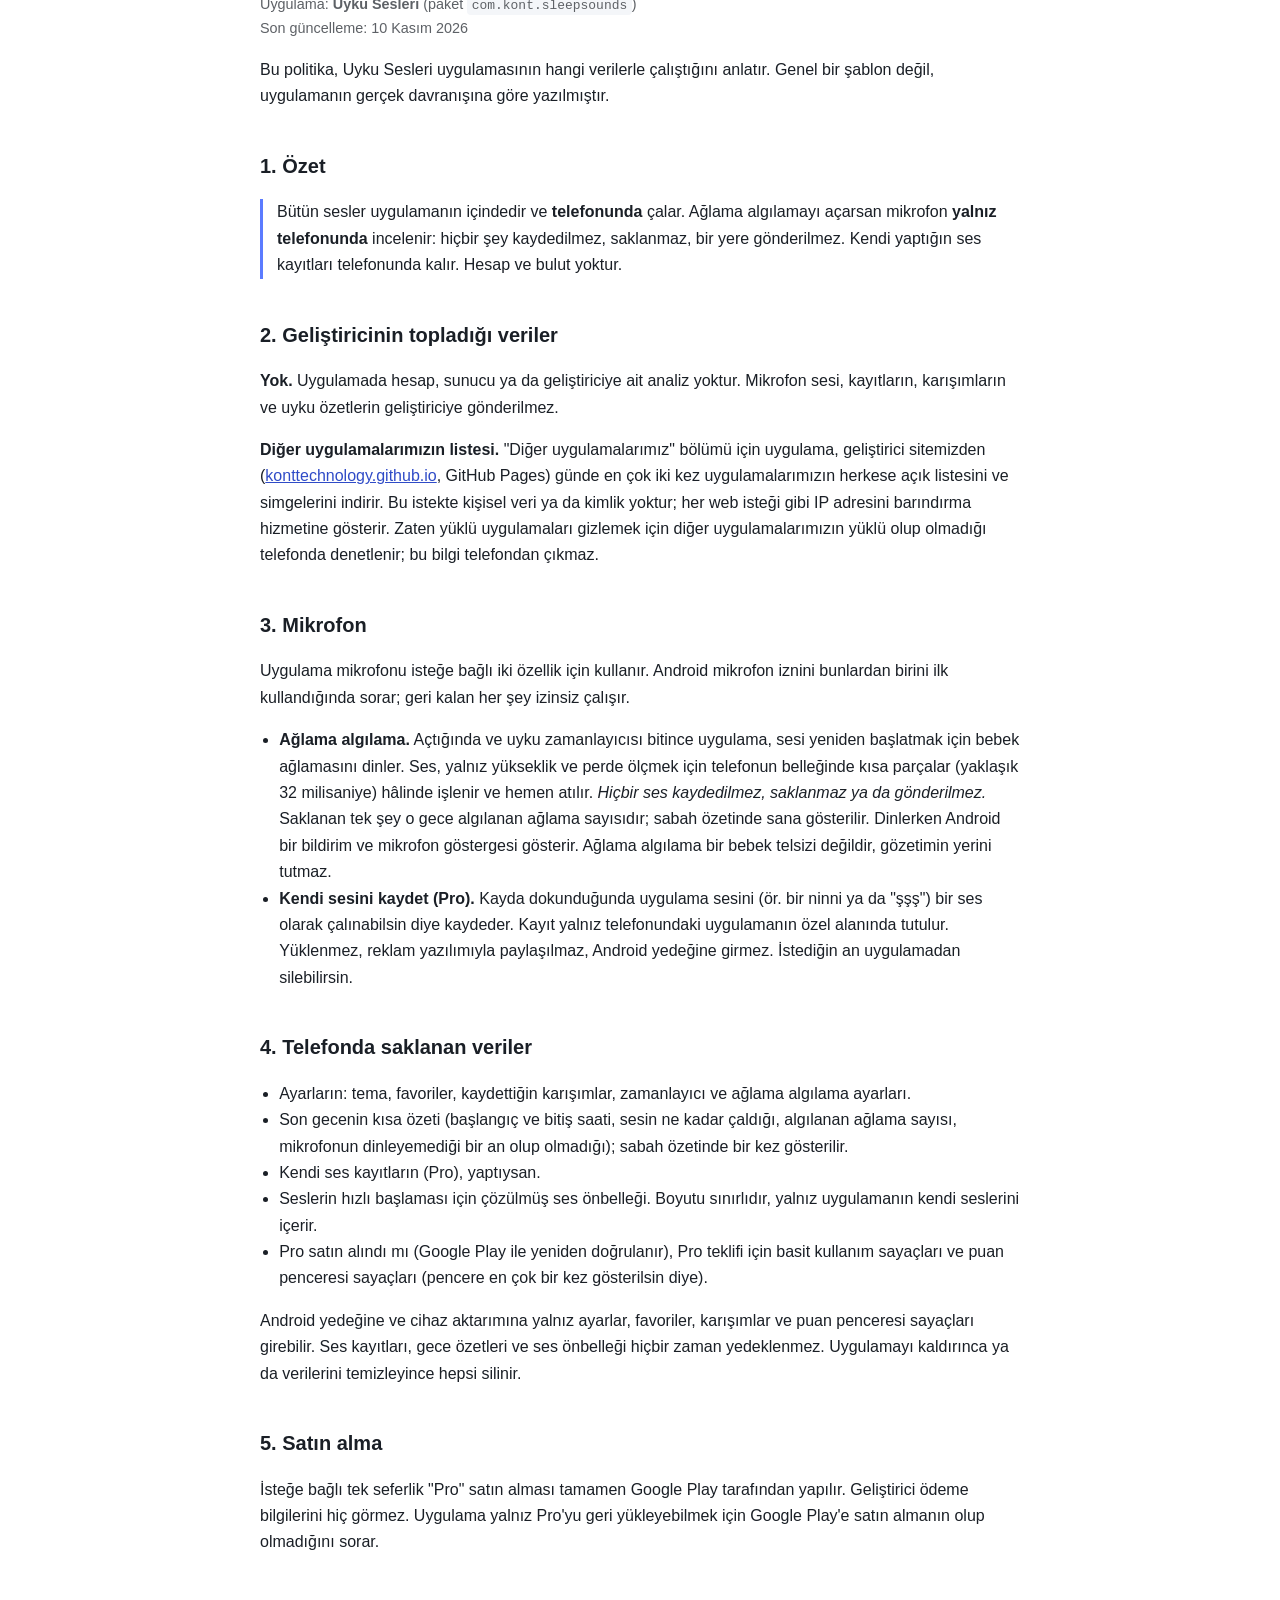
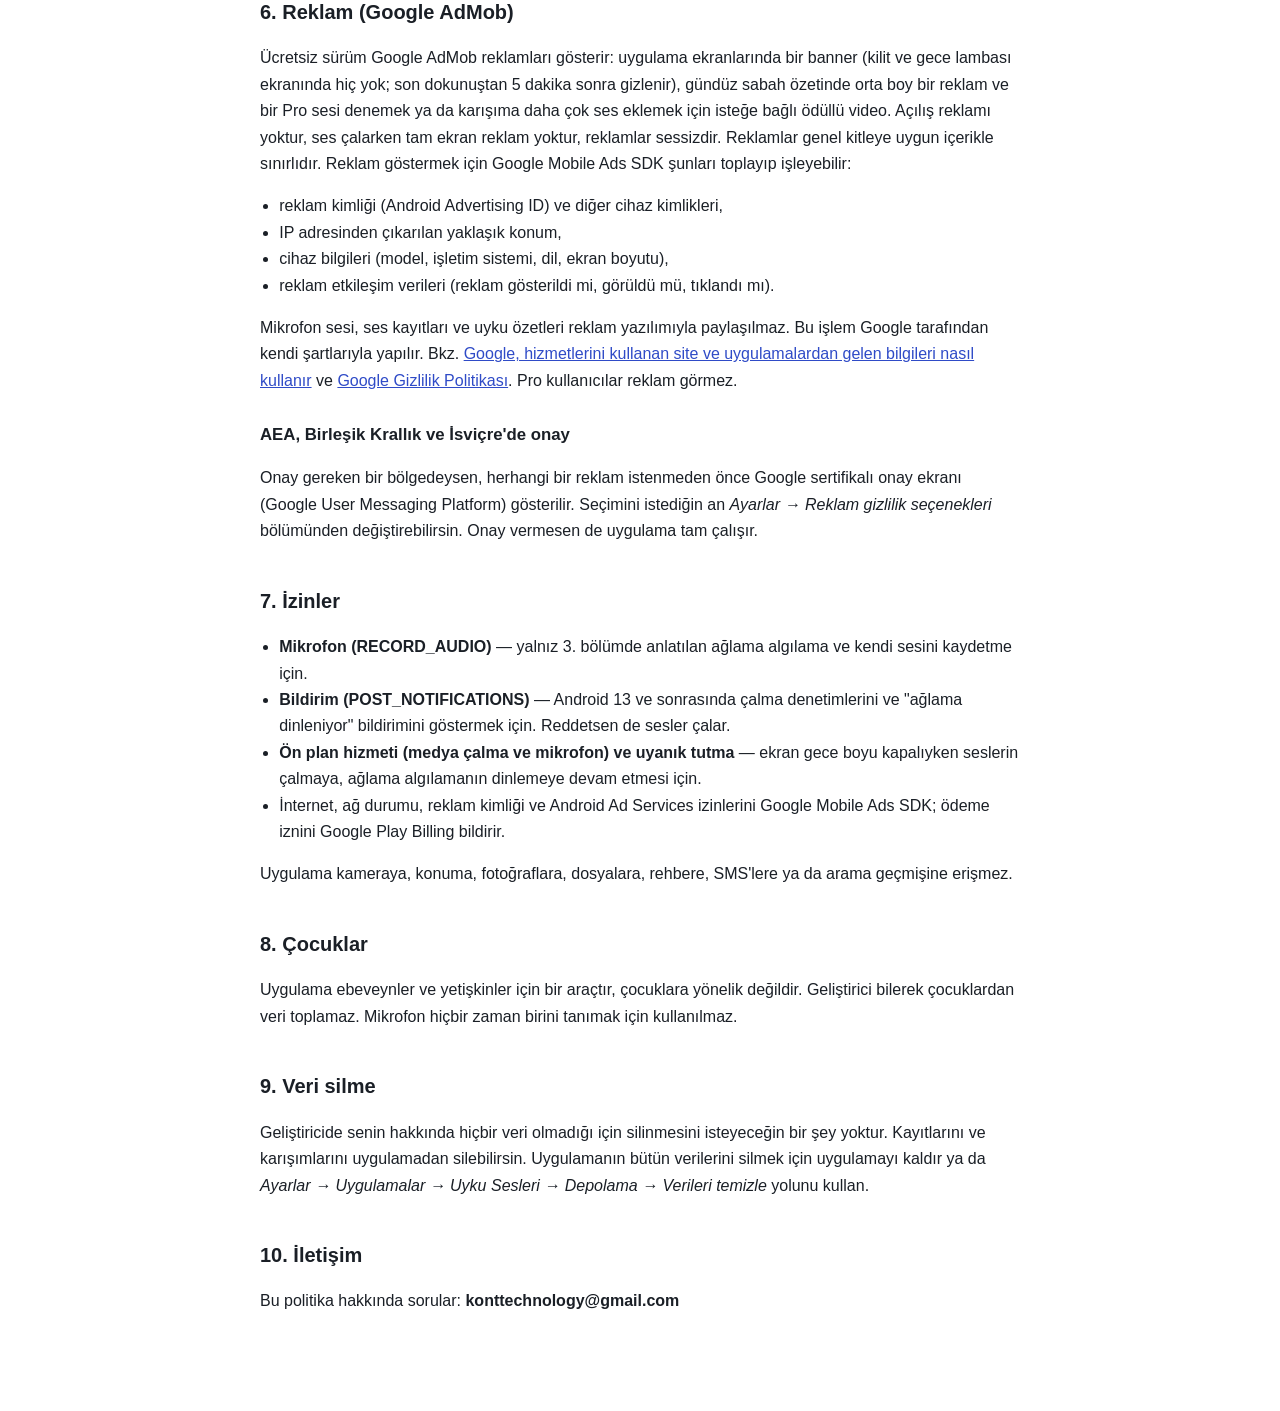
<file: sleepsounds-privacy/index.html>
<!DOCTYPE html>
<html lang="en">
<head>
<meta charset="utf-8">
<meta name="viewport" content="width=device-width, initial-scale=1">
<title>Privacy Policy — Sleep Sounds / Uyku Sesleri</title>
<style>
  :root { color-scheme: light dark; }
  body {
    font-family: -apple-system, BlinkMacSystemFont, "Segoe UI", Roboto, Arial, sans-serif;
    line-height: 1.65; margin: 0 auto; max-width: 760px; padding: 32px 20px 80px;
    color: #1a1f26; background: #ffffff;
  }
  @media (prefers-color-scheme: dark) {
    body { color: #e6ebf2; background: #10141a; }
    code { background: #1c232c; }
    hr { border-color: #2a323d; }
  }
  h1 { font-size: 1.8rem; margin-bottom: .2em; }
  h2 { font-size: 1.25rem; margin-top: 2em; }
  h3 { font-size: 1.05rem; margin-top: 1.6em; }
  .updated { opacity: .7; font-size: .9rem; }
  hr { margin: 3em 0; border: 0; border-top: 1px solid #d7dde5; }
  ul { padding-left: 1.2em; }
  a { color: #2f4bc7; }
  code { background: #f0f3f7; padding: .1em .35em; border-radius: 4px; font-size: .9em; }
  .highlight { border-left: 3px solid #5b7bff; padding-left: 14px; }
</style>
</head>
<body>
<h1>Privacy Policy</h1>
<p class="updated">Application: <strong>Sleep Sounds</strong> (package <code>com.kont.sleepsounds</code>)<br>
Last updated: 10 November 2026</p>

<p>This policy explains what data the Sleep Sounds application handles. It is written to match
the actual behaviour of the app, not a generic template.</p>

<h2>1. Summary</h2>
<div class="highlight">
<p>All sounds are built into the app and play <strong>on your phone</strong>. If you turn on cry detection,
the microphone is analysed <strong>on your phone only</strong>: nothing is recorded, stored or sent anywhere.
Voice recordings you make yourself stay on your phone. There is no account and no cloud.</p>
</div>

<h2>2. Data the developer collects</h2>
<p><strong>None.</strong> The app has no accounts, no servers and no analytics belonging to the developer.
Microphone audio, your recordings, your mixes and your sleep summaries are never sent to the developer.</p>
<p><strong>List of our other apps.</strong> To show the "More apps from us" section, the app downloads a public
list of our apps and their icons from our developer site
(<a href="https://konttechnology.github.io/">konttechnology.github.io</a>, hosted by GitHub Pages) at most about
twice a day. The request contains no personal data and no identifiers; like any web request, it reveals your IP
address to the hosting provider. To hide apps you already have, the app checks on your device whether our other
apps are installed; this check never leaves your device.</p>

<h2>3. Microphone</h2>
<p>The app uses the microphone for two optional features. Android asks for the microphone permission the first
time you use one of them; everything else works without it.</p>
<ul>
  <li><strong>Cry detection.</strong> When you turn it on and the sleep timer ends, the app listens for a baby's
      cry so it can start the sound again. Audio is processed in short pieces (about 32 milliseconds) in the
      phone's memory, only to measure loudness and pitch, and is discarded immediately. <em>No audio is ever
      recorded, saved or transmitted.</em> The only thing kept is the number of cries detected that night, shown
      to you in the morning summary. While listening, Android shows a notification and its microphone indicator.
      Cry detection is not a baby monitor and does not replace supervision.</li>
  <li><strong>Record your own voice (Pro).</strong> When you tap record, the app records your voice (for example
      a lullaby or "shh") so it can be played as a sound. The recording is stored only in the app's private
      storage on your phone. It is not uploaded, not shared with the advertising SDK and not included in
      Android backups. You can delete it in the app at any time.</li>
</ul>

<h2>4. Data stored on your device</h2>
<ul>
  <li>Your settings: theme, favourites, saved mixes, timer and cry-detection settings.</li>
  <li>A short summary of the last night (start and end time, how long sound played, number of cries detected,
      whether the microphone could not listen), shown once in the morning summary.</li>
  <li>Your own voice recordings (Pro), if you made any.</li>
  <li>A cache of decoded sounds, so playback starts quickly. It is limited in size and contains only the app's
      own sounds.</li>
  <li>Whether Pro was purchased (confirmed again with Google Play), simple usage counters for the Pro offer and
      the rating-window counters (so the rating window is shown at most once).</li>
</ul>
<p>Only your settings, favourites and mixes and the rating-window counters may be included in Android's backup
and device transfer. Voice recordings, night summaries and the sound cache are never backed up. Everything is
deleted when you uninstall the app or clear its data.</p>

<h2>5. Purchases</h2>
<p>An optional one-time "Pro" purchase is processed entirely by Google Play. The developer never sees your
payment details. The app only asks Google Play whether the purchase exists, so that Pro can be restored.</p>

<h2>6. Advertising (Google AdMob)</h2>
<p>The free version shows advertisements from Google AdMob: a banner on the app's screens (never on the lock or night-light screen; hidden
5 minutes after your last touch), a medium ad in the daytime morning summary, and an optional rewarded video you
may choose to watch to try a Pro sound or add more sounds to a mix. There are no opening ads, no full-screen ads
while sound is playing, and ads are muted. Ads are limited to content suitable for general audiences. To serve
ads, the Google Mobile Ads SDK may collect and process:</p>
<ul>
  <li>advertising identifier (Android Advertising ID) and other device identifiers,</li>
  <li>approximate location derived from your IP address,</li>
  <li>device information (model, operating system, language, screen size),</li>
  <li>ad interaction data (whether an ad was shown, viewed or clicked).</li>
</ul>
<p>Microphone audio, voice recordings and sleep summaries are never shared with the advertising SDK. This
processing is carried out by Google under its own terms. See
<a href="https://policies.google.com/technologies/partner-sites">How Google uses information from sites or apps
that use our services</a> and the <a href="https://policies.google.com/privacy">Google Privacy Policy</a>.
Pro users see no ads.</p>

<h3>Consent in the EEA, UK and Switzerland</h3>
<p>If you are in a region where consent is required, the app shows a Google-certified consent screen (Google
User Messaging Platform) before any ad is requested. You can change your choice at any time in
<em>Settings &rarr; Ad privacy options</em>. If consent is not given, the app still works in full.</p>

<h2>7. Permissions</h2>
<ul>
  <li><strong>Microphone (RECORD_AUDIO)</strong> &mdash; only for cry detection and recording your own voice,
      as described in section 3.</li>
  <li><strong>Notifications (POST_NOTIFICATIONS)</strong> &mdash; on Android 13 and newer, to show the playback
      controls and the "listening for crying" notification. Sounds also play if you refuse.</li>
  <li><strong>Foreground service (media playback and microphone) and wake lock</strong> &mdash; so sounds keep
      playing and cry detection keeps listening while the screen is off all night.</li>
  <li>Internet access, network state, advertising ID and Android Ad Services permissions are declared by the
      Google Mobile Ads SDK; billing permission by Google Play Billing.</li>
</ul>
<p>The app does not access your camera, location, photos, files, contacts, SMS or call history.</p>

<h2>8. Children</h2>
<p>The app is a tool for parents and adults and is not directed at children. The developer does not knowingly
collect any data from children. The microphone is never used to identify anyone.</p>

<h2>9. Data deletion</h2>
<p>Because the developer holds no data about you, there is nothing to request deletion of. Your recordings and
mixes can be deleted in the app. To remove all of the app's data, uninstall it or use
<em>Settings &rarr; Apps &rarr; Sleep Sounds &rarr; Storage &rarr; Clear data</em>.</p>

<h2>10. Contact</h2>
<p>Questions about this policy: <strong>konttechnology@gmail.com</strong></p>

<hr>

<h1>Gizlilik Politikası</h1>
<p class="updated">Uygulama: <strong>Uyku Sesleri</strong> (paket <code>com.kont.sleepsounds</code>)<br>
Son güncelleme: 10 Kasım 2026</p>

<p>Bu politika, Uyku Sesleri uygulamasının hangi verilerle çalıştığını anlatır. Genel bir şablon değil,
uygulamanın gerçek davranışına göre yazılmıştır.</p>

<h2>1. Özet</h2>
<div class="highlight">
<p>Bütün sesler uygulamanın içindedir ve <strong>telefonunda</strong> çalar. Ağlama algılamayı açarsan mikrofon
<strong>yalnız telefonunda</strong> incelenir: hiçbir şey kaydedilmez, saklanmaz, bir yere gönderilmez. Kendi
yaptığın ses kayıtları telefonunda kalır. Hesap ve bulut yoktur.</p>
</div>

<h2>2. Geliştiricinin topladığı veriler</h2>
<p><strong>Yok.</strong> Uygulamada hesap, sunucu ya da geliştiriciye ait analiz yoktur. Mikrofon sesi,
kayıtların, karışımların ve uyku özetlerin geliştiriciye gönderilmez.</p>
<p><strong>Diğer uygulamalarımızın listesi.</strong> "Diğer uygulamalarımız" bölümü için uygulama, geliştirici
sitemizden (<a href="https://konttechnology.github.io/">konttechnology.github.io</a>, GitHub Pages) günde en çok
iki kez uygulamalarımızın herkese açık listesini ve simgelerini indirir. Bu istekte kişisel veri ya da kimlik
yoktur; her web isteği gibi IP adresini barındırma hizmetine gösterir. Zaten yüklü uygulamaları gizlemek için
diğer uygulamalarımızın yüklü olup olmadığı telefonda denetlenir; bu bilgi telefondan çıkmaz.</p>

<h2>3. Mikrofon</h2>
<p>Uygulama mikrofonu isteğe bağlı iki özellik için kullanır. Android mikrofon iznini bunlardan birini ilk
kullandığında sorar; geri kalan her şey izinsiz çalışır.</p>
<ul>
  <li><strong>Ağlama algılama.</strong> Açtığında ve uyku zamanlayıcısı bitince uygulama, sesi yeniden başlatmak
      için bebek ağlamasını dinler. Ses, yalnız yükseklik ve perde ölçmek için telefonun belleğinde kısa
      parçalar (yaklaşık 32 milisaniye) hâlinde işlenir ve hemen atılır. <em>Hiçbir ses kaydedilmez,
      saklanmaz ya da gönderilmez.</em> Saklanan tek şey o gece algılanan ağlama sayısıdır; sabah özetinde
      sana gösterilir. Dinlerken Android bir bildirim ve mikrofon göstergesi gösterir. Ağlama algılama bir bebek
      telsizi değildir, gözetimin yerini tutmaz.</li>
  <li><strong>Kendi sesini kaydet (Pro).</strong> Kayda dokunduğunda uygulama sesini (ör. bir ninni ya da "şşş")
      bir ses olarak çalınabilsin diye kaydeder. Kayıt yalnız telefonundaki uygulamanın özel alanında tutulur.
      Yüklenmez, reklam yazılımıyla paylaşılmaz, Android yedeğine girmez. İstediğin an uygulamadan silebilirsin.</li>
</ul>

<h2>4. Telefonda saklanan veriler</h2>
<ul>
  <li>Ayarların: tema, favoriler, kaydettiğin karışımlar, zamanlayıcı ve ağlama algılama ayarları.</li>
  <li>Son gecenin kısa özeti (başlangıç ve bitiş saati, sesin ne kadar çaldığı, algılanan ağlama sayısı,
      mikrofonun dinleyemediği bir an olup olmadığı); sabah özetinde bir kez gösterilir.</li>
  <li>Kendi ses kayıtların (Pro), yaptıysan.</li>
  <li>Seslerin hızlı başlaması için çözülmüş ses önbelleği. Boyutu sınırlıdır, yalnız uygulamanın kendi
      seslerini içerir.</li>
  <li>Pro satın alındı mı (Google Play ile yeniden doğrulanır), Pro teklifi için basit kullanım sayaçları ve
      puan penceresi sayaçları (pencere en çok bir kez gösterilsin diye).</li>
</ul>
<p>Android yedeğine ve cihaz aktarımına yalnız ayarlar, favoriler, karışımlar ve puan penceresi sayaçları
girebilir. Ses kayıtları, gece özetleri ve ses önbelleği hiçbir zaman yedeklenmez. Uygulamayı kaldırınca ya da
verilerini temizleyince hepsi silinir.</p>

<h2>5. Satın alma</h2>
<p>İsteğe bağlı tek seferlik "Pro" satın alması tamamen Google Play tarafından yapılır. Geliştirici ödeme
bilgilerini hiç görmez. Uygulama yalnız Pro'yu geri yükleyebilmek için Google Play'e satın almanın olup
olmadığını sorar.</p>

<h2>6. Reklam (Google AdMob)</h2>
<p>Ücretsiz sürüm Google AdMob reklamları gösterir: uygulama ekranlarında bir banner (kilit ve gece lambası ekranında hiç yok; son dokunuştan
5 dakika sonra gizlenir), gündüz sabah özetinde orta boy bir reklam ve bir Pro sesi denemek ya da karışıma daha
çok ses eklemek için isteğe bağlı ödüllü video. Açılış reklamı yoktur, ses çalarken tam ekran reklam yoktur,
reklamlar sessizdir. Reklamlar genel kitleye uygun içerikle sınırlıdır. Reklam göstermek için Google Mobile Ads
SDK şunları toplayıp işleyebilir:</p>
<ul>
  <li>reklam kimliği (Android Advertising ID) ve diğer cihaz kimlikleri,</li>
  <li>IP adresinden çıkarılan yaklaşık konum,</li>
  <li>cihaz bilgileri (model, işletim sistemi, dil, ekran boyutu),</li>
  <li>reklam etkileşim verileri (reklam gösterildi mi, görüldü mü, tıklandı mı).</li>
</ul>
<p>Mikrofon sesi, ses kayıtları ve uyku özetleri reklam yazılımıyla paylaşılmaz. Bu işlem Google tarafından
kendi şartlarıyla yapılır. Bkz. <a href="https://policies.google.com/technologies/partner-sites">Google,
hizmetlerini kullanan site ve uygulamalardan gelen bilgileri nasıl kullanır</a> ve
<a href="https://policies.google.com/privacy">Google Gizlilik Politikası</a>. Pro kullanıcılar reklam görmez.</p>

<h3>AEA, Birleşik Krallık ve İsviçre'de onay</h3>
<p>Onay gereken bir bölgedeysen, herhangi bir reklam istenmeden önce Google sertifikalı onay ekranı (Google
User Messaging Platform) gösterilir. Seçimini istediğin an <em>Ayarlar &rarr; Reklam gizlilik seçenekleri</em>
bölümünden değiştirebilirsin. Onay vermesen de uygulama tam çalışır.</p>

<h2>7. İzinler</h2>
<ul>
  <li><strong>Mikrofon (RECORD_AUDIO)</strong> &mdash; yalnız 3. bölümde anlatılan ağlama algılama ve kendi
      sesini kaydetme için.</li>
  <li><strong>Bildirim (POST_NOTIFICATIONS)</strong> &mdash; Android 13 ve sonrasında çalma denetimlerini ve
      "ağlama dinleniyor" bildirimini göstermek için. Reddetsen de sesler çalar.</li>
  <li><strong>Ön plan hizmeti (medya çalma ve mikrofon) ve uyanık tutma</strong> &mdash; ekran gece boyu
      kapalıyken seslerin çalmaya, ağlama algılamanın dinlemeye devam etmesi için.</li>
  <li>İnternet, ağ durumu, reklam kimliği ve Android Ad Services izinlerini Google Mobile Ads SDK; ödeme iznini
      Google Play Billing bildirir.</li>
</ul>
<p>Uygulama kameraya, konuma, fotoğraflara, dosyalara, rehbere, SMS'lere ya da arama geçmişine erişmez.</p>

<h2>8. Çocuklar</h2>
<p>Uygulama ebeveynler ve yetişkinler için bir araçtır, çocuklara yönelik değildir. Geliştirici bilerek
çocuklardan veri toplamaz. Mikrofon hiçbir zaman birini tanımak için kullanılmaz.</p>

<h2>9. Veri silme</h2>
<p>Geliştiricide senin hakkında hiçbir veri olmadığı için silinmesini isteyeceğin bir şey yoktur. Kayıtlarını ve
karışımlarını uygulamadan silebilirsin. Uygulamanın bütün verilerini silmek için uygulamayı kaldır ya da
<em>Ayarlar &rarr; Uygulamalar &rarr; Uyku Sesleri &rarr; Depolama &rarr; Verileri temizle</em> yolunu kullan.</p>

<h2>10. İletişim</h2>
<p>Bu politika hakkında sorular: <strong>konttechnology@gmail.com</strong></p>
</body>
</html>
</file>
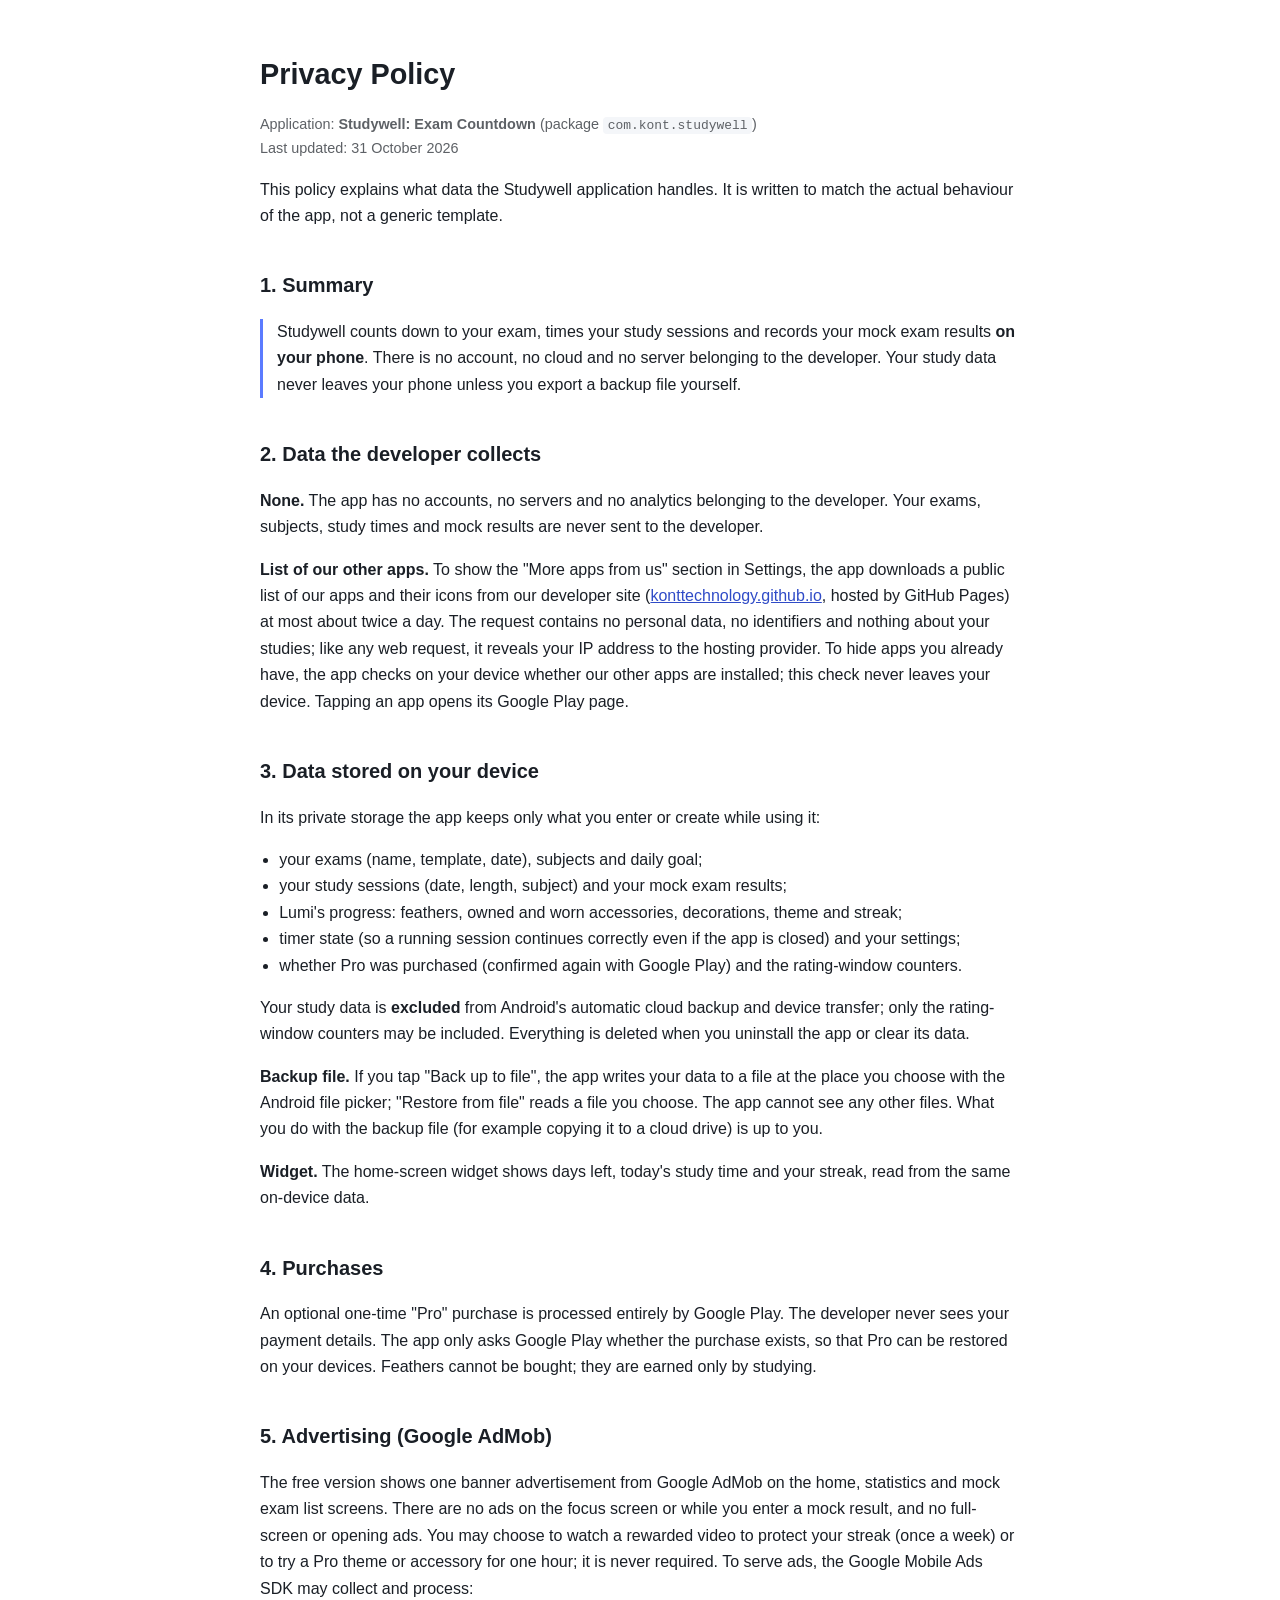
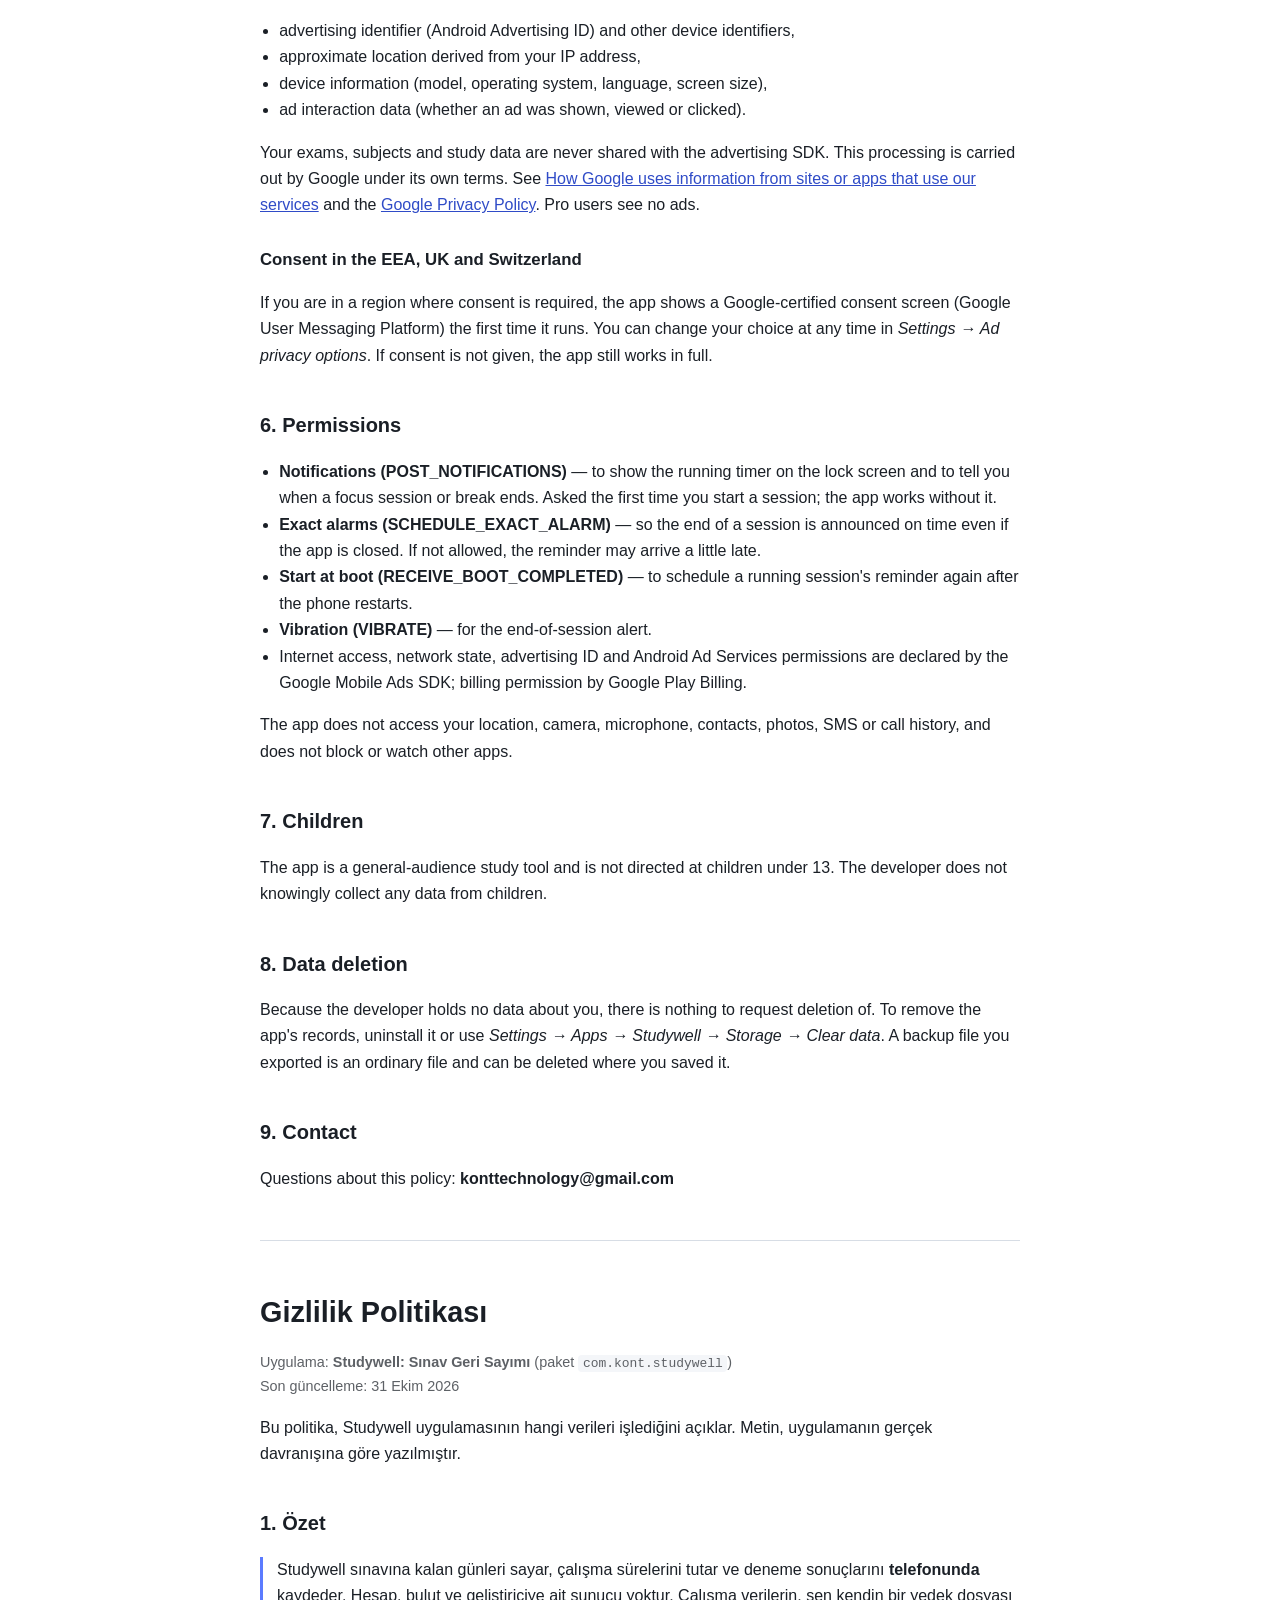
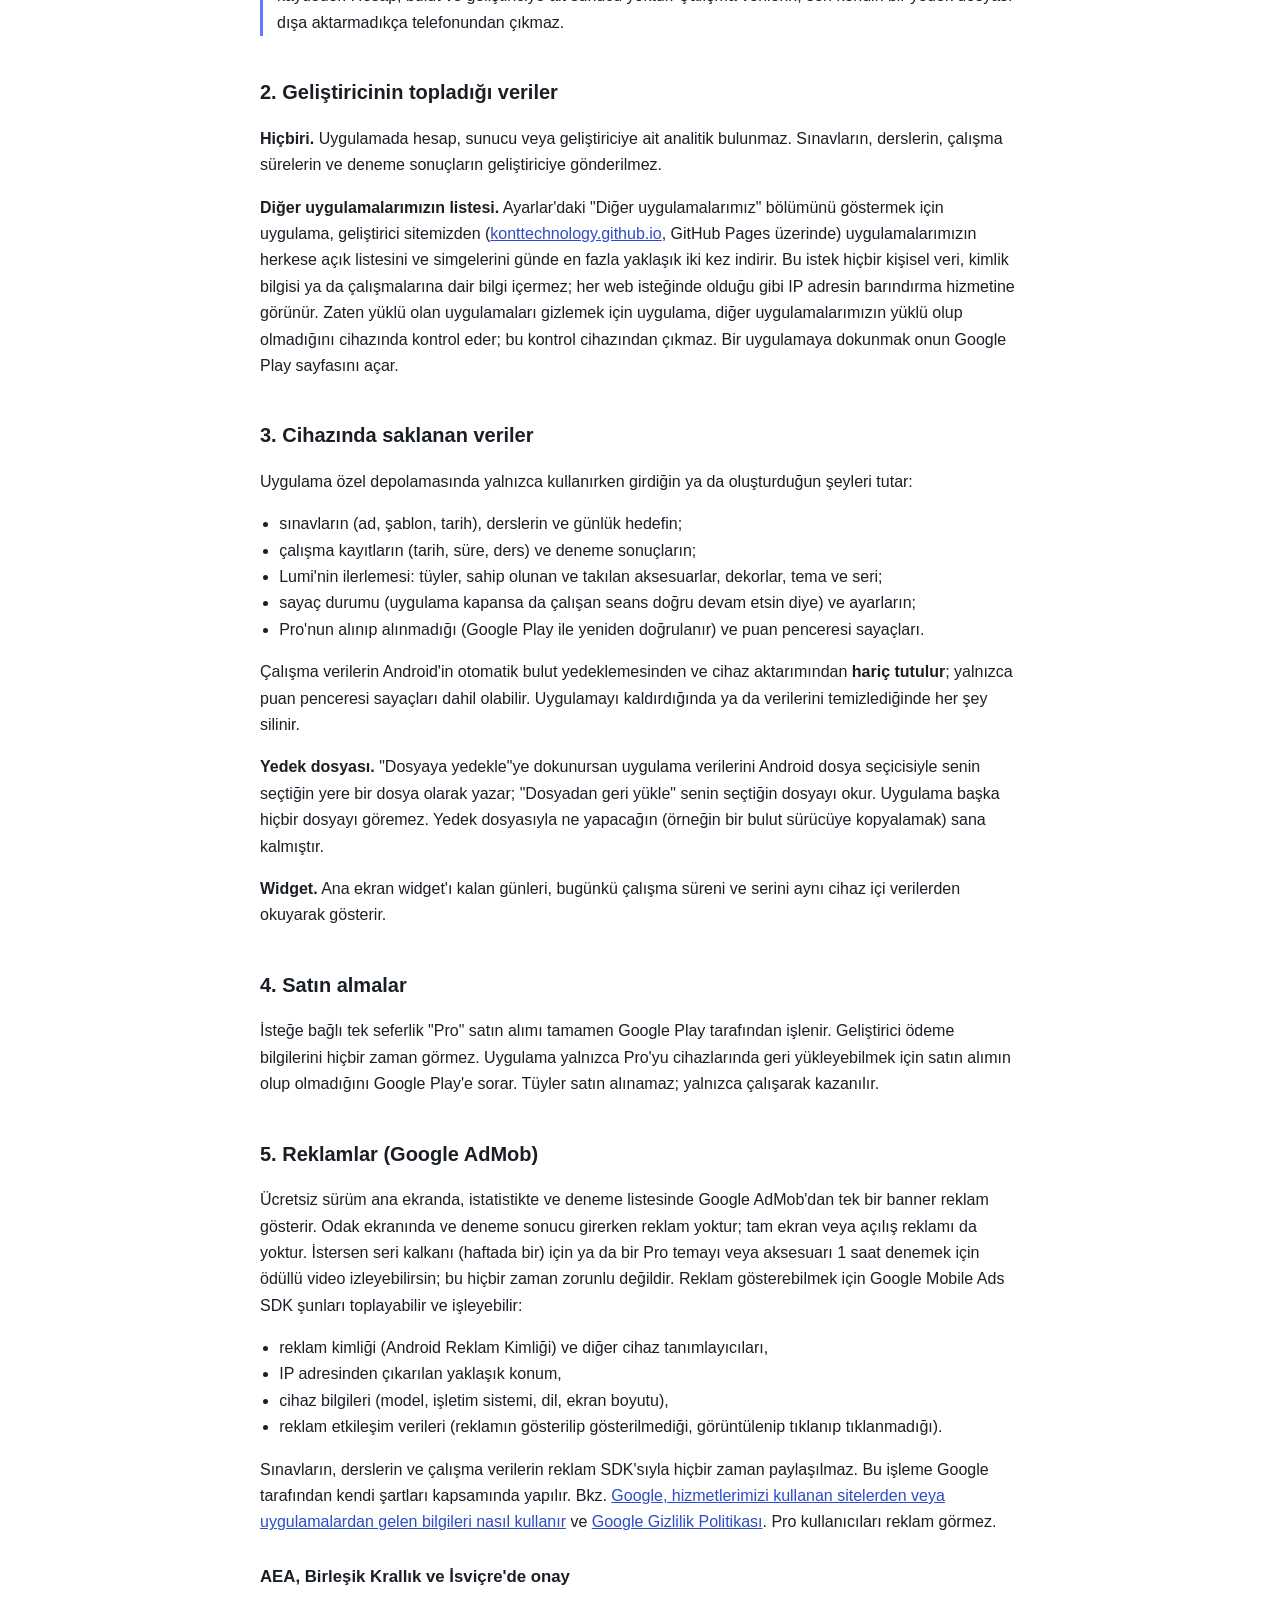
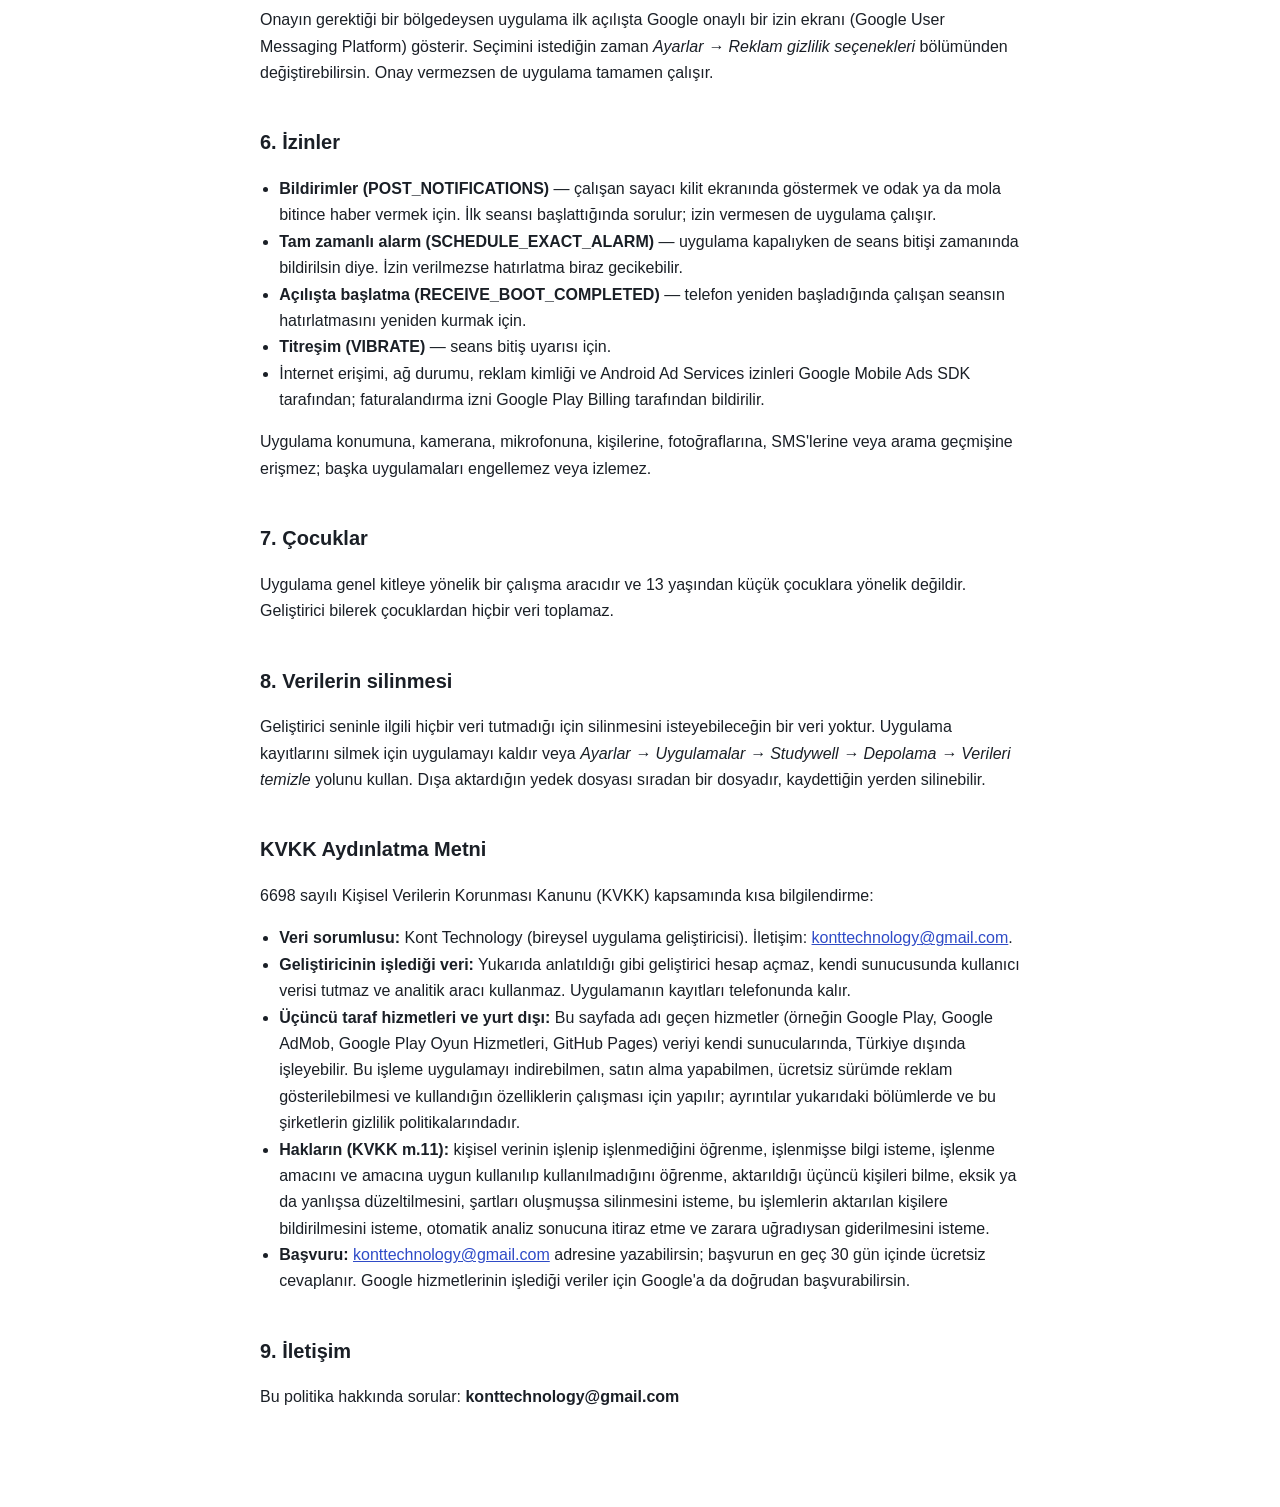
<file: studywell-privacy/index.html>
<!DOCTYPE html>
<html lang="en">
<head>
<meta charset="utf-8">
<meta name="viewport" content="width=device-width, initial-scale=1">
<title>Privacy Policy — Studywell</title>
<style>
  :root { color-scheme: light dark; }
  body {
    font-family: -apple-system, BlinkMacSystemFont, "Segoe UI", Roboto, Arial, sans-serif;
    line-height: 1.65; margin: 0 auto; max-width: 760px; padding: 32px 20px 80px;
    color: #1a1f26; background: #ffffff;
  }
  @media (prefers-color-scheme: dark) {
    body { color: #e6ebf2; background: #10141a; }
    code { background: #1c232c; }
    hr { border-color: #2a323d; }
  }
  h1 { font-size: 1.8rem; margin-bottom: .2em; }
  h2 { font-size: 1.25rem; margin-top: 2em; }
  h3 { font-size: 1.05rem; margin-top: 1.6em; }
  .updated { opacity: .7; font-size: .9rem; }
  hr { margin: 3em 0; border: 0; border-top: 1px solid #d7dde5; }
  ul { padding-left: 1.2em; }
  a { color: #2f4bc7; }
  code { background: #f0f3f7; padding: .1em .35em; border-radius: 4px; font-size: .9em; }
  .highlight { border-left: 3px solid #5b7bff; padding-left: 14px; }
</style>
</head>
<body>
<h1>Privacy Policy</h1>
<p class="updated">Application: <strong>Studywell: Exam Countdown</strong> (package <code>com.kont.studywell</code>)<br>
Last updated: 31 October 2026</p>

<p>This policy explains what data the Studywell application handles. It is written to match
the actual behaviour of the app, not a generic template.</p>

<h2>1. Summary</h2>
<p class="highlight">Studywell counts down to your exam, times your study sessions and records your mock exam results
<strong>on your phone</strong>. There is no account, no cloud and no server belonging to the developer. Your study
data never leaves your phone unless you export a backup file yourself.</p>

<h2>2. Data the developer collects</h2>
<p><strong>None.</strong> The app has no accounts, no servers and no analytics belonging to the developer.
Your exams, subjects, study times and mock results are never sent to the developer.</p>
<p><strong>List of our other apps.</strong> To show the "More apps from us" section in Settings, the app downloads a
public list of our apps and their icons from our developer site
(<a href="https://konttechnology.github.io">konttechnology.github.io</a>, hosted by GitHub Pages) at most about
twice a day. The request contains no personal data, no identifiers and nothing about your studies; like any
web request, it reveals your IP address to the hosting provider. To hide apps you already have, the app checks
on your device whether our other apps are installed; this check never leaves your device. Tapping an app opens
its Google Play page.</p>

<h2>3. Data stored on your device</h2>
<p>In its private storage the app keeps only what you enter or create while using it:</p>
<ul>
  <li>your exams (name, template, date), subjects and daily goal;</li>
  <li>your study sessions (date, length, subject) and your mock exam results;</li>
  <li>Lumi's progress: feathers, owned and worn accessories, decorations, theme and streak;</li>
  <li>timer state (so a running session continues correctly even if the app is closed) and your settings;</li>
  <li>whether Pro was purchased (confirmed again with Google Play) and the rating-window counters.</li>
</ul>
<p>Your study data is <strong>excluded</strong> from Android's automatic cloud backup and device transfer; only the
rating-window counters may be included. Everything is deleted when you uninstall the app or clear its data.</p>
<p><strong>Backup file.</strong> If you tap "Back up to file", the app writes your data to a file at the place you
choose with the Android file picker; "Restore from file" reads a file you choose. The app cannot see any other
files. What you do with the backup file (for example copying it to a cloud drive) is up to you.</p>
<p><strong>Widget.</strong> The home-screen widget shows days left, today's study time and your streak, read from
the same on-device data.</p>

<h2>4. Purchases</h2>
<p>An optional one-time "Pro" purchase is processed entirely by Google Play. The developer never
sees your payment details. The app only asks Google Play whether the purchase exists, so that Pro
can be restored on your devices. Feathers cannot be bought; they are earned only by studying.</p>

<h2>5. Advertising (Google AdMob)</h2>
<p>The free version shows one banner advertisement from Google AdMob on the home, statistics and mock exam list
screens. There are no ads on the focus screen or while you enter a mock result, and no full-screen or opening ads.
You may choose to watch a rewarded video to protect your streak (once a week) or to try a Pro theme or accessory for
one hour; it is never required. To serve ads, the Google Mobile Ads SDK may collect and process:</p>
<ul>
  <li>advertising identifier (Android Advertising ID) and other device identifiers,</li>
  <li>approximate location derived from your IP address,</li>
  <li>device information (model, operating system, language, screen size),</li>
  <li>ad interaction data (whether an ad was shown, viewed or clicked).</li>
</ul>
<p>Your exams, subjects and study data are never shared with the advertising SDK. This processing is
carried out by Google under its own terms. See
<a href="https://policies.google.com/technologies/partner-sites">How Google uses information from
sites or apps that use our services</a> and the
<a href="https://policies.google.com/privacy">Google Privacy Policy</a>. Pro users see no ads.</p>
<h3>Consent in the EEA, UK and Switzerland</h3>
<p>If you are in a region where consent is required, the app shows a Google-certified consent
screen (Google User Messaging Platform) the first time it runs. You can change your choice at any
time in <em>Settings &rarr; Ad privacy options</em>. If consent is not given, the app still works
in full.</p>

<h2>6. Permissions</h2>
<ul>
  <li><strong>Notifications (POST_NOTIFICATIONS)</strong> &mdash; to show the running timer on the lock screen and to
      tell you when a focus session or break ends. Asked the first time you start a session; the app works without it.</li>
  <li><strong>Exact alarms (SCHEDULE_EXACT_ALARM)</strong> &mdash; so the end of a session is announced on time even if the
      app is closed. If not allowed, the reminder may arrive a little late.</li>
  <li><strong>Start at boot (RECEIVE_BOOT_COMPLETED)</strong> &mdash; to schedule a running session's reminder again after
      the phone restarts.</li>
  <li><strong>Vibration (VIBRATE)</strong> &mdash; for the end-of-session alert.</li>
  <li>Internet access, network state, advertising ID and Android Ad Services permissions are
      declared by the Google Mobile Ads SDK; billing permission by Google Play Billing.</li>
</ul>
<p>The app does not access your location, camera, microphone, contacts, photos, SMS or call history, and does not
block or watch other apps.</p>

<h2>7. Children</h2>
<p>The app is a general-audience study tool and is not directed at children under 13. The developer
does not knowingly collect any data from children.</p>

<h2>8. Data deletion</h2>
<p>Because the developer holds no data about you, there is nothing to request deletion of. To remove the app's
records, uninstall it or use <em>Settings &rarr; Apps &rarr; Studywell &rarr; Storage &rarr; Clear data</em>.
A backup file you exported is an ordinary file and can be deleted where you saved it.</p>

<h2>9. Contact</h2>
<p>Questions about this policy: <strong>konttechnology@gmail.com</strong></p>

<hr>

<h1>Gizlilik Politikası</h1>
<p class="updated">Uygulama: <strong>Studywell: Sınav Geri Sayımı</strong> (paket <code>com.kont.studywell</code>)<br>
Son güncelleme: 31 Ekim 2026</p>

<p>Bu politika, Studywell uygulamasının hangi verileri işlediğini açıklar. Metin,
uygulamanın gerçek davranışına göre yazılmıştır.</p>

<h2>1. Özet</h2>
<p class="highlight">Studywell sınavına kalan günleri sayar, çalışma sürelerini tutar ve deneme sonuçlarını
<strong>telefonunda</strong> kaydeder. Hesap, bulut ve geliştiriciye ait sunucu yoktur. Çalışma verilerin, sen kendin
bir yedek dosyası dışa aktarmadıkça telefonundan çıkmaz.</p>

<h2>2. Geliştiricinin topladığı veriler</h2>
<p><strong>Hiçbiri.</strong> Uygulamada hesap, sunucu veya geliştiriciye ait analitik bulunmaz.
Sınavların, derslerin, çalışma sürelerin ve deneme sonuçların geliştiriciye gönderilmez.</p>
<p><strong>Diğer uygulamalarımızın listesi.</strong> Ayarlar'daki "Diğer uygulamalarımız" bölümünü göstermek için
uygulama, geliştirici sitemizden (<a href="https://konttechnology.github.io">konttechnology.github.io</a>, GitHub Pages
üzerinde) uygulamalarımızın herkese açık listesini ve simgelerini günde en fazla yaklaşık iki kez indirir. Bu istek
hiçbir kişisel veri, kimlik bilgisi ya da çalışmalarına dair bilgi içermez; her web isteğinde olduğu gibi IP adresin
barındırma hizmetine görünür. Zaten yüklü olan uygulamaları gizlemek için uygulama, diğer uygulamalarımızın yüklü
olup olmadığını cihazında kontrol eder; bu kontrol cihazından çıkmaz. Bir uygulamaya dokunmak onun Google Play
sayfasını açar.</p>

<h2>3. Cihazında saklanan veriler</h2>
<p>Uygulama özel depolamasında yalnızca kullanırken girdiğin ya da oluşturduğun şeyleri tutar:</p>
<ul>
  <li>sınavların (ad, şablon, tarih), derslerin ve günlük hedefin;</li>
  <li>çalışma kayıtların (tarih, süre, ders) ve deneme sonuçların;</li>
  <li>Lumi'nin ilerlemesi: tüyler, sahip olunan ve takılan aksesuarlar, dekorlar, tema ve seri;</li>
  <li>sayaç durumu (uygulama kapansa da çalışan seans doğru devam etsin diye) ve ayarların;</li>
  <li>Pro'nun alınıp alınmadığı (Google Play ile yeniden doğrulanır) ve puan penceresi sayaçları.</li>
</ul>
<p>Çalışma verilerin Android'in otomatik bulut yedeklemesinden ve cihaz aktarımından <strong>hariç tutulur</strong>;
yalnızca puan penceresi sayaçları dahil olabilir. Uygulamayı kaldırdığında ya da verilerini temizlediğinde her şey silinir.</p>
<p><strong>Yedek dosyası.</strong> "Dosyaya yedekle"ye dokunursan uygulama verilerini Android dosya seçicisiyle senin
seçtiğin yere bir dosya olarak yazar; "Dosyadan geri yükle" senin seçtiğin dosyayı okur. Uygulama başka hiçbir dosyayı
göremez. Yedek dosyasıyla ne yapacağın (örneğin bir bulut sürücüye kopyalamak) sana kalmıştır.</p>
<p><strong>Widget.</strong> Ana ekran widget'ı kalan günleri, bugünkü çalışma süreni ve serini aynı cihaz içi
verilerden okuyarak gösterir.</p>

<h2>4. Satın almalar</h2>
<p>İsteğe bağlı tek seferlik "Pro" satın alımı tamamen Google Play tarafından işlenir. Geliştirici ödeme
bilgilerini hiçbir zaman görmez. Uygulama yalnızca Pro'yu cihazlarında geri yükleyebilmek için satın alımın
olup olmadığını Google Play'e sorar. Tüyler satın alınamaz; yalnızca çalışarak kazanılır.</p>

<h2>5. Reklamlar (Google AdMob)</h2>
<p>Ücretsiz sürüm ana ekranda, istatistikte ve deneme listesinde Google AdMob'dan tek bir banner reklam gösterir.
Odak ekranında ve deneme sonucu girerken reklam yoktur; tam ekran veya açılış reklamı da yoktur. İstersen seri
kalkanı (haftada bir) için ya da bir Pro temayı veya aksesuarı 1 saat denemek için ödüllü video izleyebilirsin;
bu hiçbir zaman zorunlu değildir. Reklam gösterebilmek için Google Mobile Ads SDK şunları toplayabilir ve işleyebilir:</p>
<ul>
  <li>reklam kimliği (Android Reklam Kimliği) ve diğer cihaz tanımlayıcıları,</li>
  <li>IP adresinden çıkarılan yaklaşık konum,</li>
  <li>cihaz bilgileri (model, işletim sistemi, dil, ekran boyutu),</li>
  <li>reklam etkileşim verileri (reklamın gösterilip gösterilmediği, görüntülenip tıklanıp tıklanmadığı).</li>
</ul>
<p>Sınavların, derslerin ve çalışma verilerin reklam SDK'sıyla hiçbir zaman paylaşılmaz. Bu işleme Google
tarafından kendi şartları kapsamında yapılır. Bkz.
<a href="https://policies.google.com/technologies/partner-sites?hl=tr">Google, hizmetlerimizi kullanan sitelerden
veya uygulamalardan gelen bilgileri nasıl kullanır</a> ve
<a href="https://policies.google.com/privacy?hl=tr">Google Gizlilik Politikası</a>. Pro kullanıcıları reklam görmez.</p>
<h3>AEA, Birleşik Krallık ve İsviçre'de onay</h3>
<p>Onayın gerektiği bir bölgedeysen uygulama ilk açılışta Google onaylı bir izin ekranı
(Google User Messaging Platform) gösterir. Seçimini istediğin zaman <em>Ayarlar &rarr; Reklam gizlilik seçenekleri</em>
bölümünden değiştirebilirsin. Onay vermezsen de uygulama tamamen çalışır.</p>

<h2>6. İzinler</h2>
<ul>
  <li><strong>Bildirimler (POST_NOTIFICATIONS)</strong> &mdash; çalışan sayacı kilit ekranında göstermek ve odak ya da
      mola bitince haber vermek için. İlk seansı başlattığında sorulur; izin vermesen de uygulama çalışır.</li>
  <li><strong>Tam zamanlı alarm (SCHEDULE_EXACT_ALARM)</strong> &mdash; uygulama kapalıyken de seans bitişi zamanında
      bildirilsin diye. İzin verilmezse hatırlatma biraz gecikebilir.</li>
  <li><strong>Açılışta başlatma (RECEIVE_BOOT_COMPLETED)</strong> &mdash; telefon yeniden başladığında çalışan seansın
      hatırlatmasını yeniden kurmak için.</li>
  <li><strong>Titreşim (VIBRATE)</strong> &mdash; seans bitiş uyarısı için.</li>
  <li>İnternet erişimi, ağ durumu, reklam kimliği ve Android Ad Services izinleri Google Mobile Ads SDK
      tarafından; faturalandırma izni Google Play Billing tarafından bildirilir.</li>
</ul>
<p>Uygulama konumuna, kamerana, mikrofonuna, kişilerine, fotoğraflarına, SMS'lerine veya arama geçmişine erişmez;
başka uygulamaları engellemez veya izlemez.</p>

<h2>7. Çocuklar</h2>
<p>Uygulama genel kitleye yönelik bir çalışma aracıdır ve 13 yaşından küçük çocuklara yönelik değildir.
Geliştirici bilerek çocuklardan hiçbir veri toplamaz.</p>

<h2>8. Verilerin silinmesi</h2>
<p>Geliştirici seninle ilgili hiçbir veri tutmadığı için silinmesini isteyebileceğin bir veri yoktur. Uygulama
kayıtlarını silmek için uygulamayı kaldır veya <em>Ayarlar &rarr; Uygulamalar &rarr; Studywell &rarr; Depolama &rarr;
Verileri temizle</em> yolunu kullan. Dışa aktardığın yedek dosyası sıradan bir dosyadır, kaydettiğin yerden silinebilir.</p>

<h2>KVKK Aydınlatma Metni</h2>
<p>6698 sayılı Kişisel Verilerin Korunması Kanunu (KVKK) kapsamında kısa bilgilendirme:</p>
<ul>
<li><b>Veri sorumlusu:</b> Kont Technology (bireysel uygulama geliştiricisi). İletişim: <a href="mailto:konttechnology@gmail.com">konttechnology@gmail.com</a>.</li>
<li><b>Geliştiricinin işlediği veri:</b> Yukarıda anlatıldığı gibi geliştirici hesap açmaz, kendi sunucusunda kullanıcı verisi tutmaz ve analitik aracı kullanmaz. Uygulamanın kayıtları telefonunda kalır.</li>
<li><b>Üçüncü taraf hizmetleri ve yurt dışı:</b> Bu sayfada adı geçen hizmetler (örneğin Google Play, Google AdMob, Google Play Oyun Hizmetleri, GitHub Pages) veriyi kendi sunucularında, Türkiye dışında işleyebilir. Bu işleme uygulamayı indirebilmen, satın alma yapabilmen, ücretsiz sürümde reklam gösterilebilmesi ve kullandığın özelliklerin çalışması için yapılır; ayrıntılar yukarıdaki bölümlerde ve bu şirketlerin gizlilik politikalarındadır.</li>
<li><b>Hakların (KVKK m.11):</b> kişisel verinin işlenip işlenmediğini öğrenme, işlenmişse bilgi isteme, işlenme amacını ve amacına uygun kullanılıp kullanılmadığını öğrenme, aktarıldığı üçüncü kişileri bilme, eksik ya da yanlışsa düzeltilmesini, şartları oluşmuşsa silinmesini isteme, bu işlemlerin aktarılan kişilere bildirilmesini isteme, otomatik analiz sonucuna itiraz etme ve zarara uğradıysan giderilmesini isteme.</li>
<li><b>Başvuru:</b> <a href="mailto:konttechnology@gmail.com">konttechnology@gmail.com</a> adresine yazabilirsin; başvurun en geç 30 gün içinde ücretsiz cevaplanır. Google hizmetlerinin işlediği veriler için Google'a da doğrudan başvurabilirsin.</li>
</ul>
<h2>9. İletişim</h2>
<p>Bu politika hakkında sorular: <strong>konttechnology@gmail.com</strong></p>

</body>
</html>
</file>
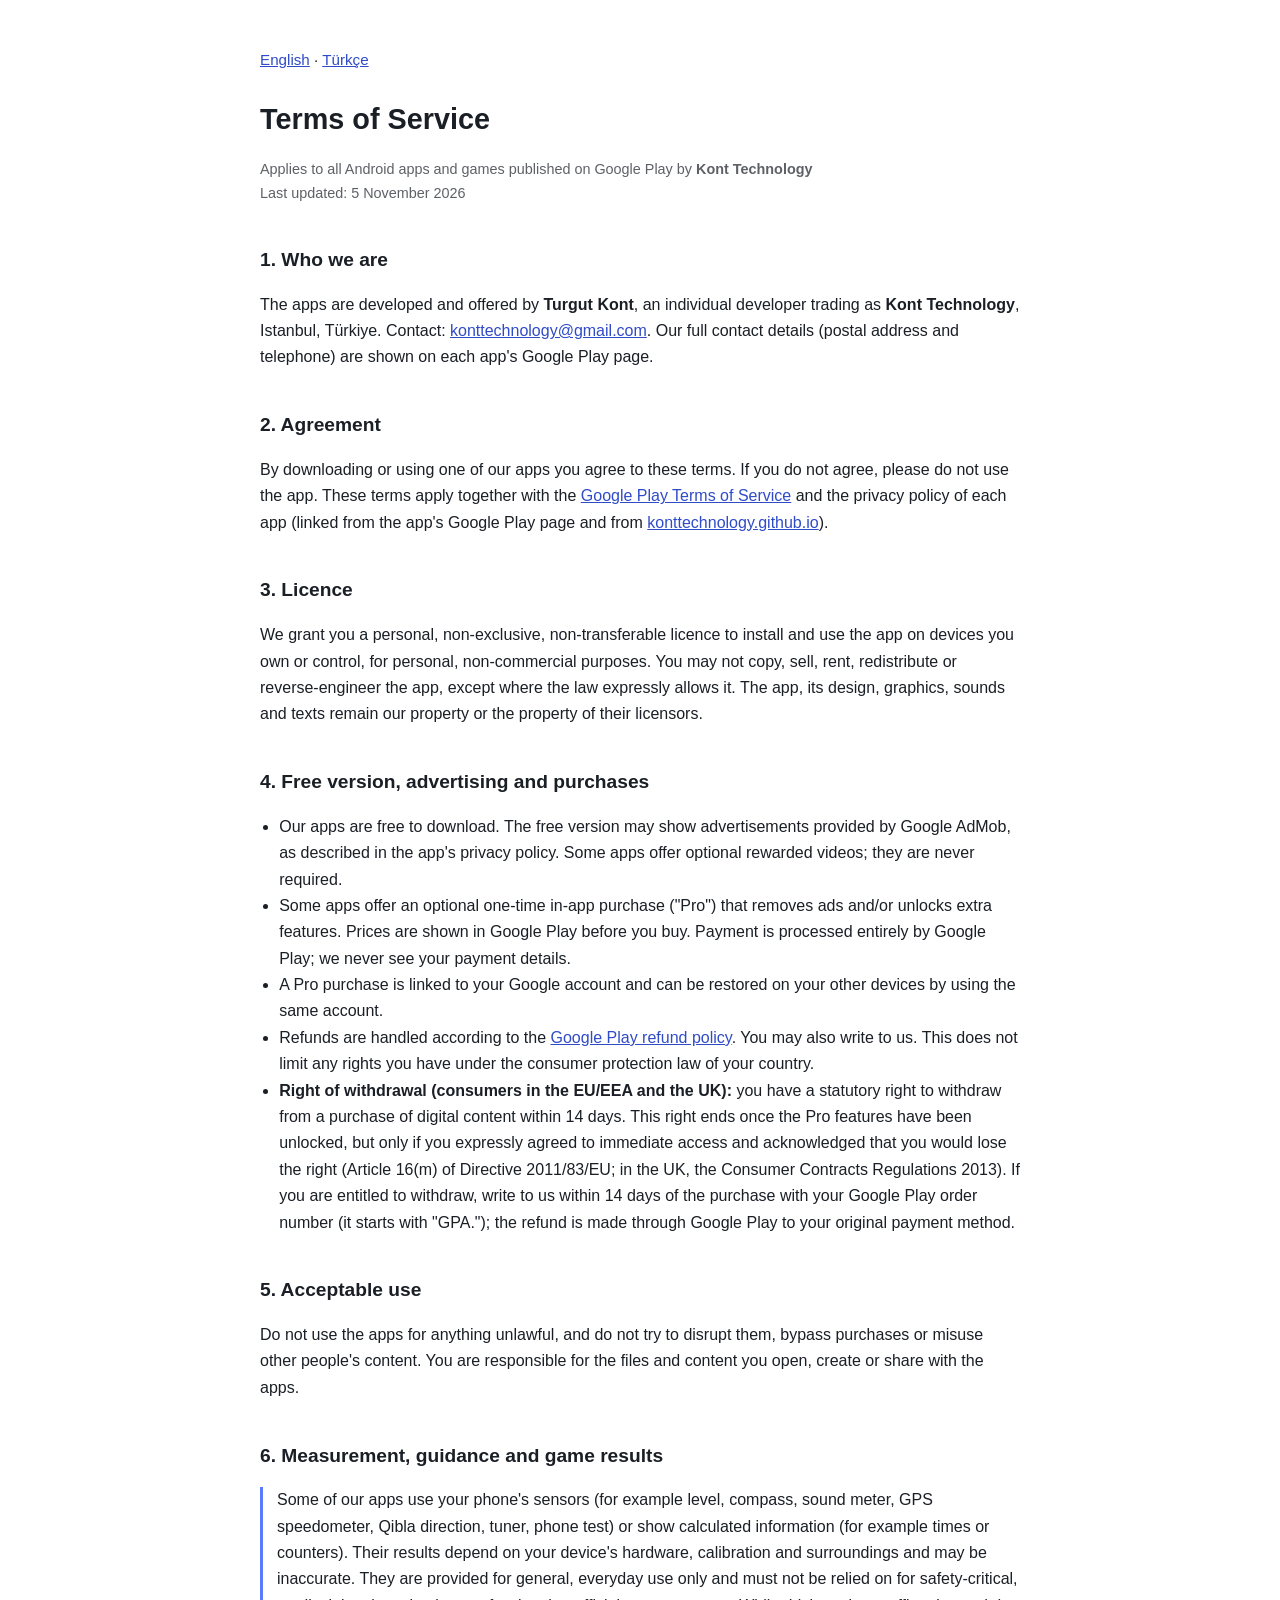
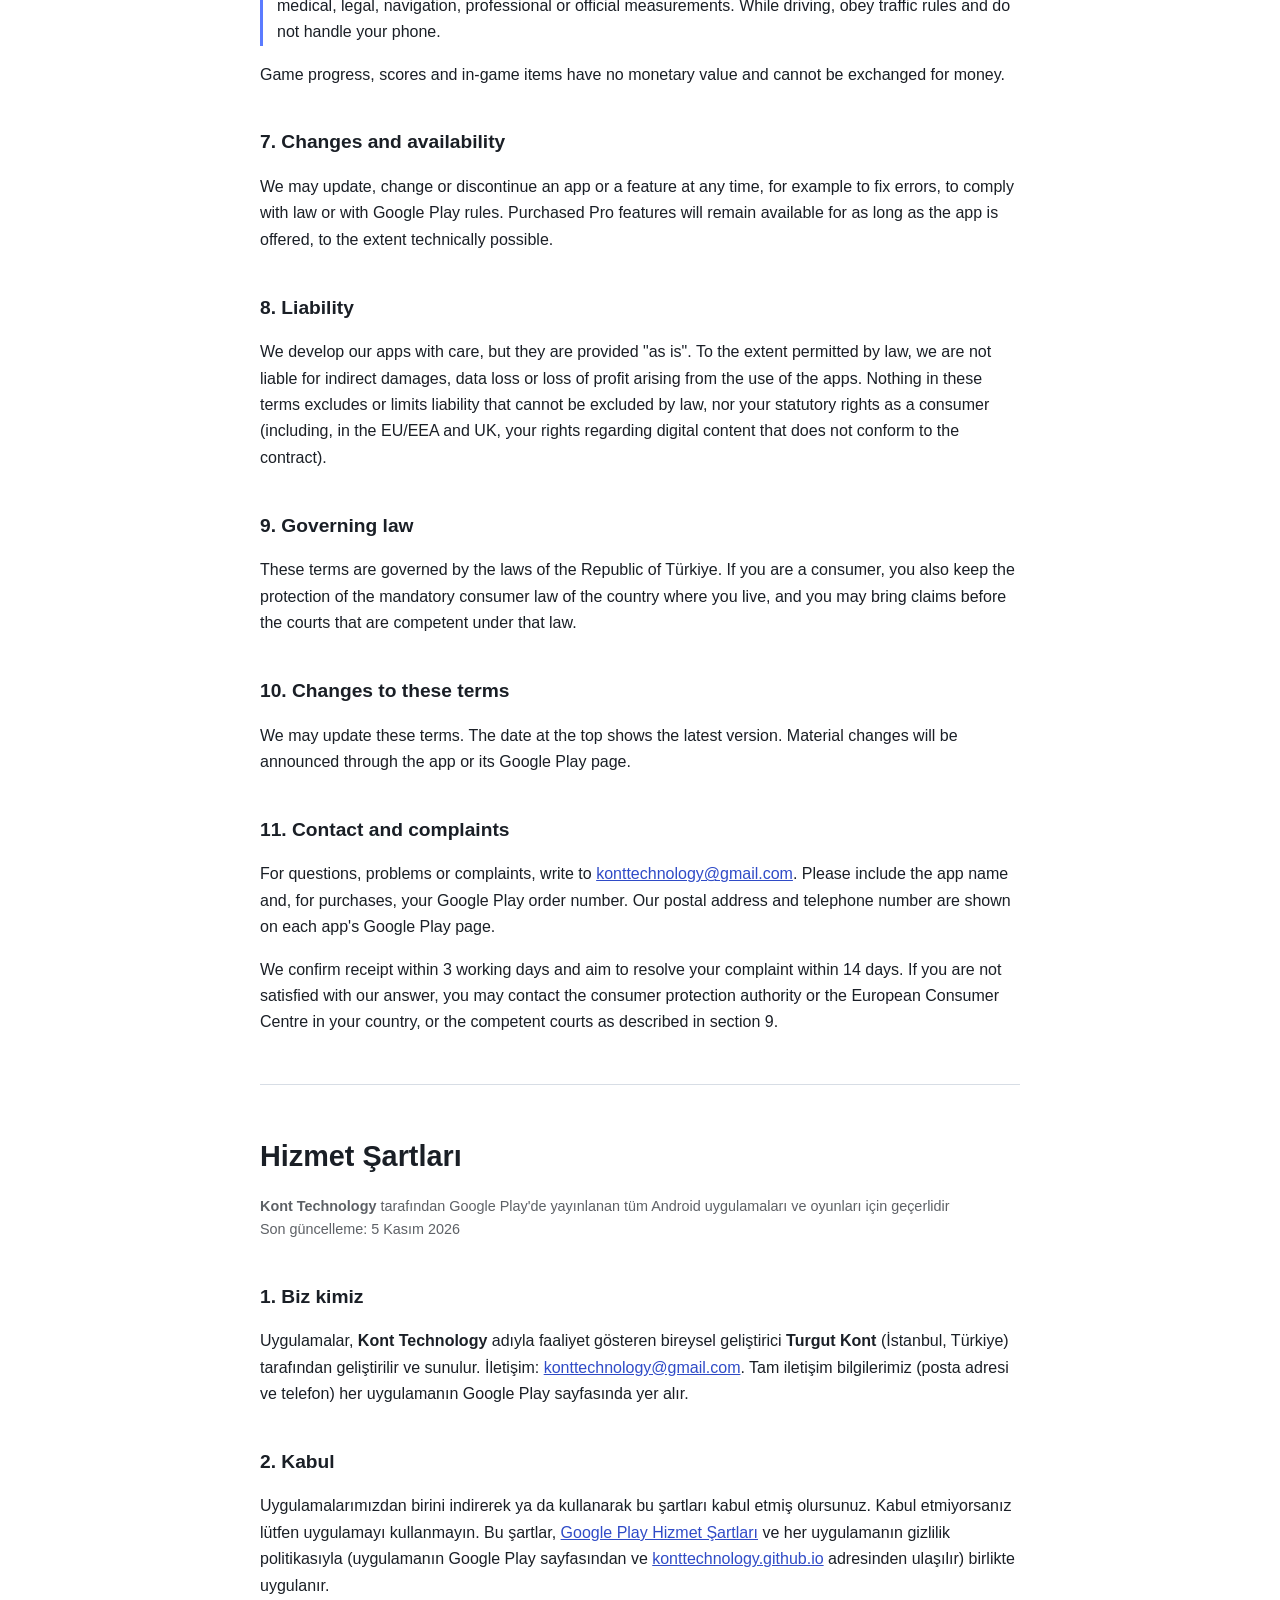
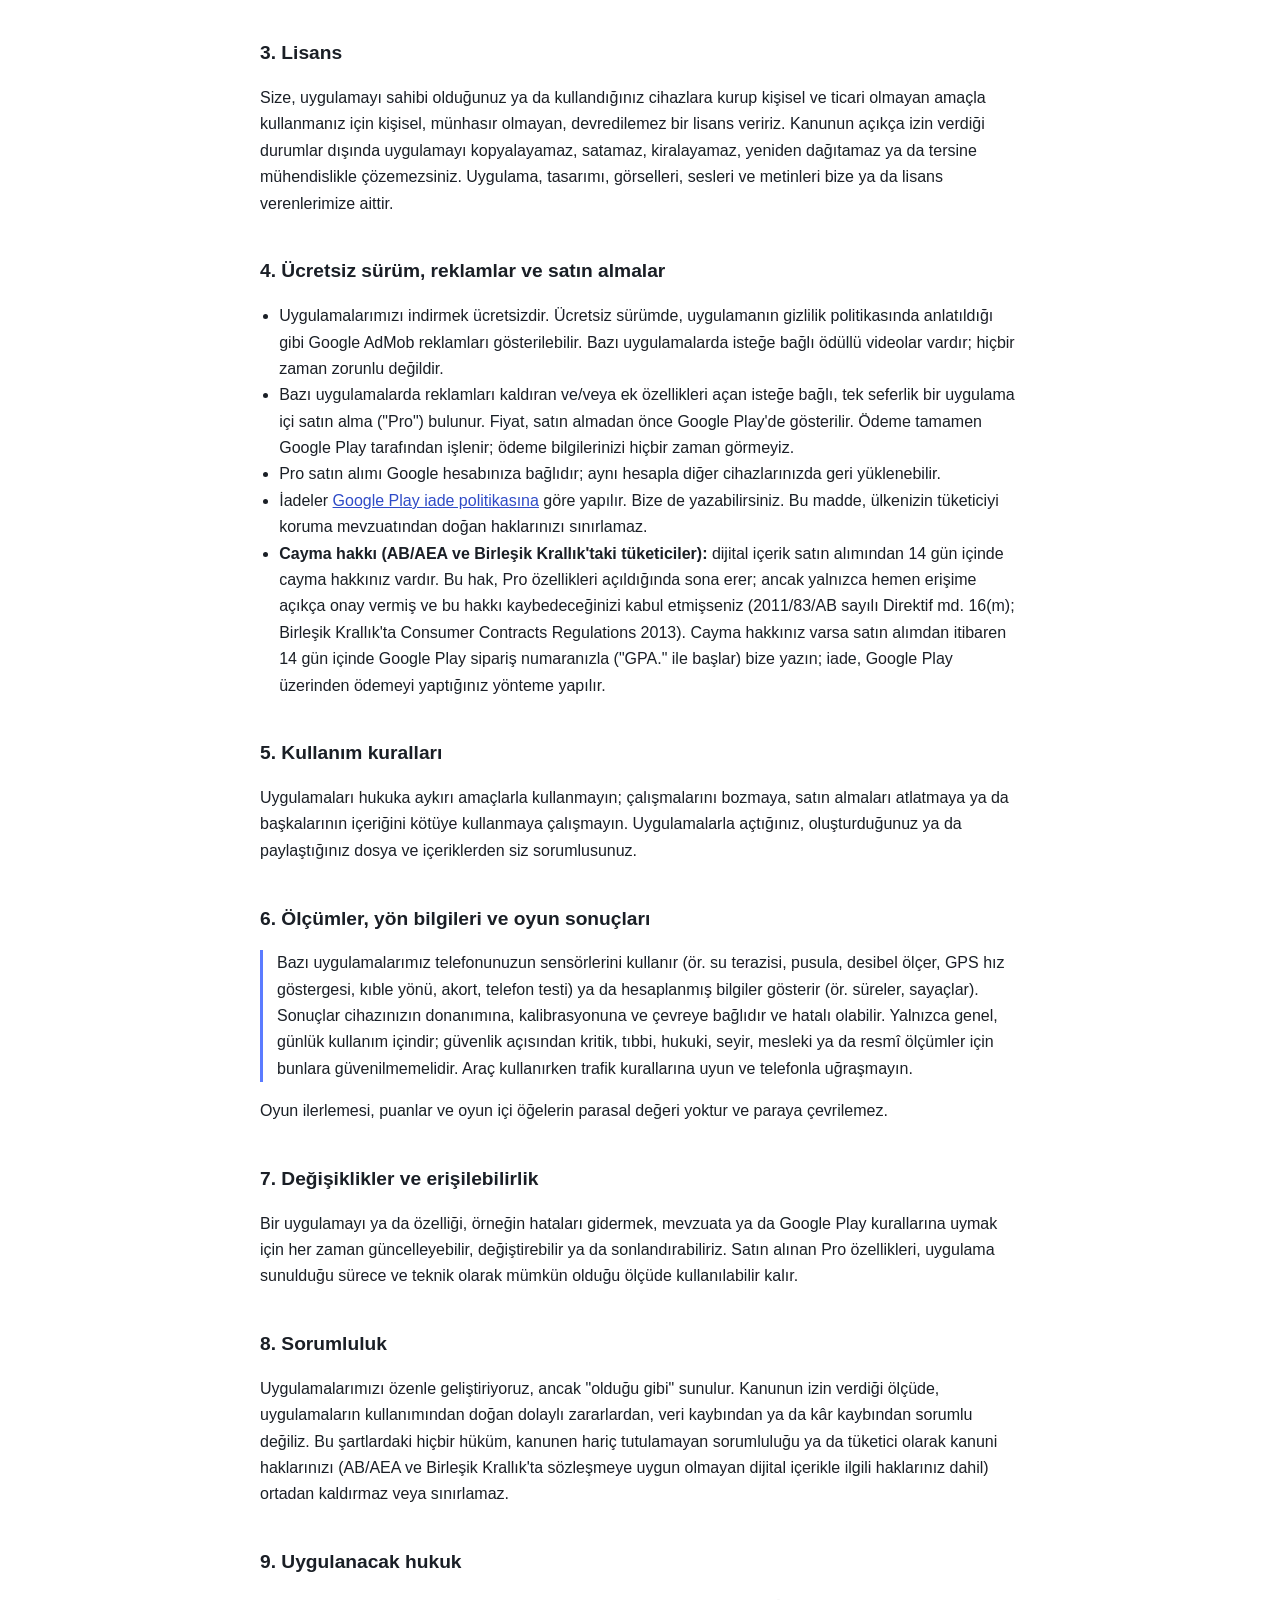
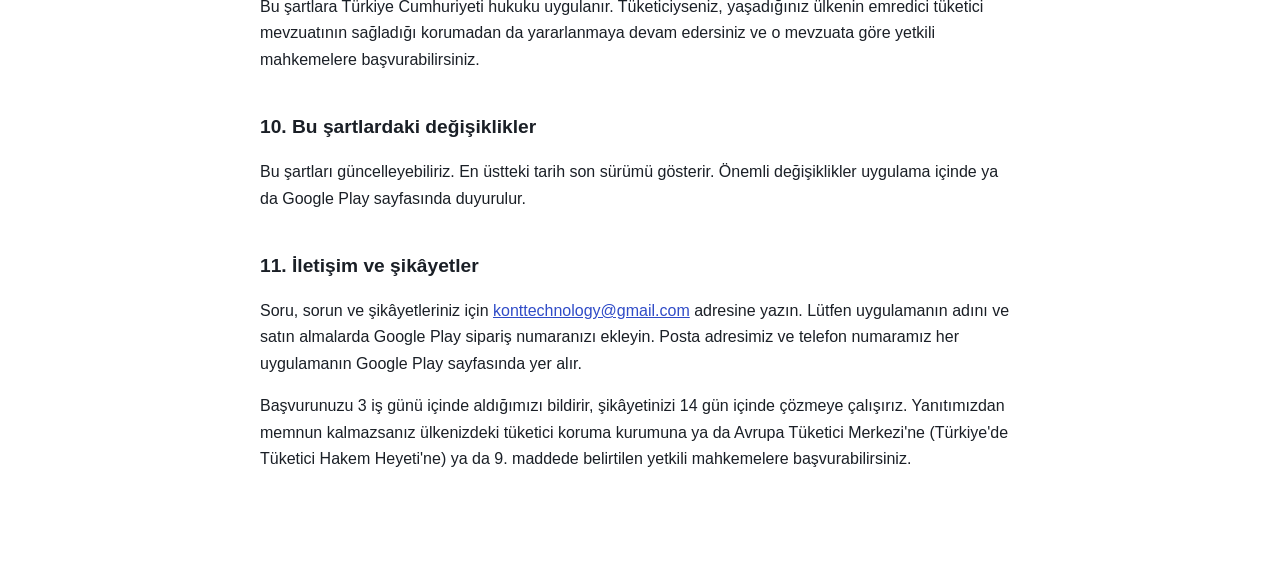
<file: terms/index.html>
<!DOCTYPE html>
<html lang="en">
<head>
<meta charset="utf-8">
<meta name="viewport" content="width=device-width, initial-scale=1">
<title>Terms of Service — Kont Technology</title>
<style>
  :root { color-scheme: light dark; }
  body {
    font-family: -apple-system, BlinkMacSystemFont, "Segoe UI", Roboto, Arial, sans-serif;
    line-height: 1.65; margin: 0 auto; max-width: 760px; padding: 32px 20px 80px;
    color: #1a1f26; background: #ffffff;
  }
  @media (prefers-color-scheme: dark) {
    body { color: #e6ebf2; background: #10141a; }
    hr { border-color: #2a323d; }
    a { color: #8fa6ff; }
  }
  h1 { font-size: 1.8rem; margin-bottom: .2em; }
  h2 { font-size: 1.2rem; margin-top: 2em; }
  .updated { opacity: .7; font-size: .9rem; }
  .lang { font-size: .95rem; }
  hr { margin: 3em 0; border: 0; border-top: 1px solid #d7dde5; }
  ul { padding-left: 1.2em; }
  a { color: #2f4bc7; }
  .highlight { border-left: 3px solid #5b7bff; padding-left: 14px; }
</style>
</head>
<body>
<p class="lang"><a href="#en">English</a> · <a href="#tr">Türkçe</a></p>

<section id="en" lang="en">
<h1>Terms of Service</h1>
<p class="updated">Applies to all Android apps and games published on Google Play by <strong>Kont Technology</strong><br>
Last updated: 5 November 2026</p>

<h2>1. Who we are</h2>
<p>The apps are developed and offered by <strong>Turgut Kont</strong>, an individual developer trading as
<strong>Kont Technology</strong>, Istanbul, Türkiye. Contact:
<a href="mailto:konttechnology@gmail.com">konttechnology@gmail.com</a>. Our full contact details (postal
address and telephone) are shown on each app's Google Play page.</p>

<h2>2. Agreement</h2>
<p>By downloading or using one of our apps you agree to these terms. If you do not agree, please do not use
the app. These terms apply together with the <a href="https://play.google.com/about/play-terms/">Google Play
Terms of Service</a> and the privacy policy of each app (linked from the app's Google Play page and from
<a href="https://konttechnology.github.io">konttechnology.github.io</a>).</p>

<h2>3. Licence</h2>
<p>We grant you a personal, non-exclusive, non-transferable licence to install and use the app on devices you
own or control, for personal, non-commercial purposes. You may not copy, sell, rent, redistribute or
reverse-engineer the app, except where the law expressly allows it. The app, its design, graphics, sounds and
texts remain our property or the property of their licensors.</p>

<h2>4. Free version, advertising and purchases</h2>
<ul>
  <li>Our apps are free to download. The free version may show advertisements provided by Google AdMob, as
      described in the app's privacy policy. Some apps offer optional rewarded videos; they are never required.</li>
  <li>Some apps offer an optional one-time in-app purchase ("Pro") that removes ads and/or unlocks extra
      features. Prices are shown in Google Play before you buy. Payment is processed entirely by Google Play;
      we never see your payment details.</li>
  <li>A Pro purchase is linked to your Google account and can be restored on your other devices by using the
      same account.</li>
  <li>Refunds are handled according to the <a href="https://support.google.com/googleplay/answer/2479637">Google
      Play refund policy</a>. You may also write to us. This does not limit any rights you have under the
      consumer protection law of your country.</li>
  <li><strong>Right of withdrawal (consumers in the EU/EEA and the UK):</strong> you have a statutory right to
      withdraw from a purchase of digital content within 14 days. This right ends once the Pro features have been
      unlocked, but only if you expressly agreed to immediate access and acknowledged that you would lose the right
      (Article 16(m) of Directive 2011/83/EU; in the UK, the Consumer Contracts Regulations 2013). If you are
      entitled to withdraw, write to us within 14 days of the purchase with your Google Play order number
      (it starts with "GPA."); the refund is made through Google Play to your original payment method.</li>
</ul>

<h2>5. Acceptable use</h2>
<p>Do not use the apps for anything unlawful, and do not try to disrupt them, bypass purchases or misuse
other people's content. You are responsible for the files and content you open, create or share with the
apps.</p>

<h2>6. Measurement, guidance and game results</h2>
<p class="highlight">Some of our apps use your phone's sensors (for example level, compass, sound meter, GPS
speedometer, Qibla direction, tuner, phone test) or show calculated information (for example times or
counters). Their results depend on your device's hardware, calibration and surroundings and may be inaccurate.
They are provided for general, everyday use only and must not be relied on for safety-critical, medical,
legal, navigation, professional or official measurements. While driving, obey traffic rules and do not handle
your phone.</p>
<p>Game progress, scores and in-game items have no monetary value and cannot be exchanged for money.</p>

<h2>7. Changes and availability</h2>
<p>We may update, change or discontinue an app or a feature at any time, for example to fix errors, to comply
with law or with Google Play rules. Purchased Pro features will remain available for as long as the app is
offered, to the extent technically possible.</p>

<h2>8. Liability</h2>
<p>We develop our apps with care, but they are provided "as is". To the extent permitted by law, we are not
liable for indirect damages, data loss or loss of profit arising from the use of the apps. Nothing in these
terms excludes or limits liability that cannot be excluded by law, nor your statutory rights as a consumer
(including, in the EU/EEA and UK, your rights regarding digital content that does not conform to the contract).</p>

<h2>9. Governing law</h2>
<p>These terms are governed by the laws of the Republic of Türkiye. If you are a consumer, you also keep the
protection of the mandatory consumer law of the country where you live, and you may bring claims before the
courts that are competent under that law.</p>

<h2>10. Changes to these terms</h2>
<p>We may update these terms. The date at the top shows the latest version. Material changes will be
announced through the app or its Google Play page.</p>

<h2>11. Contact and complaints</h2>
<p>For questions, problems or complaints, write to
  <a href="mailto:konttechnology@gmail.com">konttechnology@gmail.com</a>. Please include the app name and, for
  purchases, your Google Play order number. Our postal address and telephone number are shown on each app's
  Google Play page.</p>
<p>We confirm receipt within 3 working days and aim to resolve your complaint within 14 days. If you are not
  satisfied with our answer, you may contact the consumer protection authority or the European Consumer Centre
  in your country, or the competent courts as described in section 9.</p>
</section>

<hr>

<section id="tr" lang="tr">
<h1>Hizmet Şartları</h1>
<p class="updated"><strong>Kont Technology</strong> tarafından Google Play'de yayınlanan tüm Android uygulamaları ve oyunları için geçerlidir<br>
Son güncelleme: 5 Kasım 2026</p>

<h2>1. Biz kimiz</h2>
<p>Uygulamalar, <strong>Kont Technology</strong> adıyla faaliyet gösteren bireysel geliştirici
<strong>Turgut Kont</strong> (İstanbul, Türkiye) tarafından geliştirilir ve sunulur. İletişim:
<a href="mailto:konttechnology@gmail.com">konttechnology@gmail.com</a>. Tam iletişim bilgilerimiz (posta
adresi ve telefon) her uygulamanın Google Play sayfasında yer alır.</p>

<h2>2. Kabul</h2>
<p>Uygulamalarımızdan birini indirerek ya da kullanarak bu şartları kabul etmiş olursunuz. Kabul etmiyorsanız
lütfen uygulamayı kullanmayın. Bu şartlar, <a href="https://play.google.com/about/play-terms/">Google Play
Hizmet Şartları</a> ve her uygulamanın gizlilik politikasıyla (uygulamanın Google Play sayfasından ve
<a href="https://konttechnology.github.io">konttechnology.github.io</a> adresinden ulaşılır) birlikte uygulanır.</p>

<h2>3. Lisans</h2>
<p>Size, uygulamayı sahibi olduğunuz ya da kullandığınız cihazlara kurup kişisel ve ticari olmayan amaçla
kullanmanız için kişisel, münhasır olmayan, devredilemez bir lisans veririz. Kanunun açıkça izin verdiği
durumlar dışında uygulamayı kopyalayamaz, satamaz, kiralayamaz, yeniden dağıtamaz ya da tersine
mühendislikle çözemezsiniz. Uygulama, tasarımı, görselleri, sesleri ve metinleri bize ya da lisans
verenlerimize aittir.</p>

<h2>4. Ücretsiz sürüm, reklamlar ve satın almalar</h2>
<ul>
  <li>Uygulamalarımızı indirmek ücretsizdir. Ücretsiz sürümde, uygulamanın gizlilik politikasında anlatıldığı
      gibi Google AdMob reklamları gösterilebilir. Bazı uygulamalarda isteğe bağlı ödüllü videolar vardır;
      hiçbir zaman zorunlu değildir.</li>
  <li>Bazı uygulamalarda reklamları kaldıran ve/veya ek özellikleri açan isteğe bağlı, tek seferlik bir uygulama
      içi satın alma ("Pro") bulunur. Fiyat, satın almadan önce Google Play'de gösterilir. Ödeme tamamen
      Google Play tarafından işlenir; ödeme bilgilerinizi hiçbir zaman görmeyiz.</li>
  <li>Pro satın alımı Google hesabınıza bağlıdır; aynı hesapla diğer cihazlarınızda geri yüklenebilir.</li>
  <li>İadeler <a href="https://support.google.com/googleplay/answer/2479637?hl=tr">Google Play iade
      politikasına</a> göre yapılır. Bize de yazabilirsiniz. Bu madde, ülkenizin tüketiciyi koruma
      mevzuatından doğan haklarınızı sınırlamaz.</li>
  <li><strong>Cayma hakkı (AB/AEA ve Birleşik Krallık'taki tüketiciler):</strong> dijital içerik satın
      alımından 14 gün içinde cayma hakkınız vardır. Bu hak, Pro özellikleri açıldığında sona erer; ancak
      yalnızca hemen erişime açıkça onay vermiş ve bu hakkı kaybedeceğinizi kabul etmişseniz (2011/83/AB sayılı
      Direktif md. 16(m); Birleşik Krallık'ta Consumer Contracts Regulations 2013). Cayma hakkınız varsa satın
      alımdan itibaren 14 gün içinde Google Play sipariş numaranızla ("GPA." ile başlar) bize yazın; iade,
      Google Play üzerinden ödemeyi yaptığınız yönteme yapılır.</li>
</ul>

<h2>5. Kullanım kuralları</h2>
<p>Uygulamaları hukuka aykırı amaçlarla kullanmayın; çalışmalarını bozmaya, satın almaları atlatmaya ya da
başkalarının içeriğini kötüye kullanmaya çalışmayın. Uygulamalarla açtığınız, oluşturduğunuz ya da
paylaştığınız dosya ve içeriklerden siz sorumlusunuz.</p>

<h2>6. Ölçümler, yön bilgileri ve oyun sonuçları</h2>
<p class="highlight">Bazı uygulamalarımız telefonunuzun sensörlerini kullanır (ör. su terazisi, pusula, desibel
ölçer, GPS hız göstergesi, kıble yönü, akort, telefon testi) ya da hesaplanmış bilgiler gösterir (ör. süreler,
sayaçlar). Sonuçlar cihazınızın donanımına, kalibrasyonuna ve çevreye bağlıdır ve hatalı olabilir. Yalnızca
genel, günlük kullanım içindir; güvenlik açısından kritik, tıbbi, hukuki, seyir, mesleki ya da resmî ölçümler
için bunlara güvenilmemelidir. Araç kullanırken trafik kurallarına uyun ve telefonla uğraşmayın.</p>
<p>Oyun ilerlemesi, puanlar ve oyun içi öğelerin parasal değeri yoktur ve paraya çevrilemez.</p>

<h2>7. Değişiklikler ve erişilebilirlik</h2>
<p>Bir uygulamayı ya da özelliği, örneğin hataları gidermek, mevzuata ya da Google Play kurallarına uymak
için her zaman güncelleyebilir, değiştirebilir ya da sonlandırabiliriz. Satın alınan Pro özellikleri, uygulama
sunulduğu sürece ve teknik olarak mümkün olduğu ölçüde kullanılabilir kalır.</p>

<h2>8. Sorumluluk</h2>
<p>Uygulamalarımızı özenle geliştiriyoruz, ancak "olduğu gibi" sunulur. Kanunun izin verdiği ölçüde,
uygulamaların kullanımından doğan dolaylı zararlardan, veri kaybından ya da kâr kaybından sorumlu değiliz.
Bu şartlardaki hiçbir hüküm, kanunen hariç tutulamayan sorumluluğu ya da tüketici olarak kanuni haklarınızı
(AB/AEA ve Birleşik Krallık'ta sözleşmeye uygun olmayan dijital içerikle ilgili haklarınız dahil) ortadan
kaldırmaz veya sınırlamaz.</p>

<h2>9. Uygulanacak hukuk</h2>
<p>Bu şartlara Türkiye Cumhuriyeti hukuku uygulanır. Tüketiciyseniz, yaşadığınız ülkenin emredici tüketici
mevzuatının sağladığı korumadan da yararlanmaya devam edersiniz ve o mevzuata göre yetkili mahkemelere
başvurabilirsiniz.</p>

<h2>10. Bu şartlardaki değişiklikler</h2>
<p>Bu şartları güncelleyebiliriz. En üstteki tarih son sürümü gösterir. Önemli değişiklikler uygulama
içinde ya da Google Play sayfasında duyurulur.</p>

<h2>11. İletişim ve şikâyetler</h2>
<p>Soru, sorun ve şikâyetleriniz için
  <a href="mailto:konttechnology@gmail.com">konttechnology@gmail.com</a> adresine yazın. Lütfen uygulamanın
  adını ve satın almalarda Google Play sipariş numaranızı ekleyin. Posta adresimiz ve telefon numaramız her
  uygulamanın Google Play sayfasında yer alır.</p>
<p>Başvurunuzu 3 iş günü içinde aldığımızı bildirir, şikâyetinizi 14 gün içinde çözmeye çalışırız.
  Yanıtımızdan memnun kalmazsanız ülkenizdeki tüketici koruma kurumuna ya da Avrupa Tüketici Merkezi'ne
  (Türkiye'de Tüketici Hakem Heyeti'ne) ya da 9. maddede belirtilen yetkili mahkemelere başvurabilirsiniz.</p>
</section>
</body>
</html>
</file>
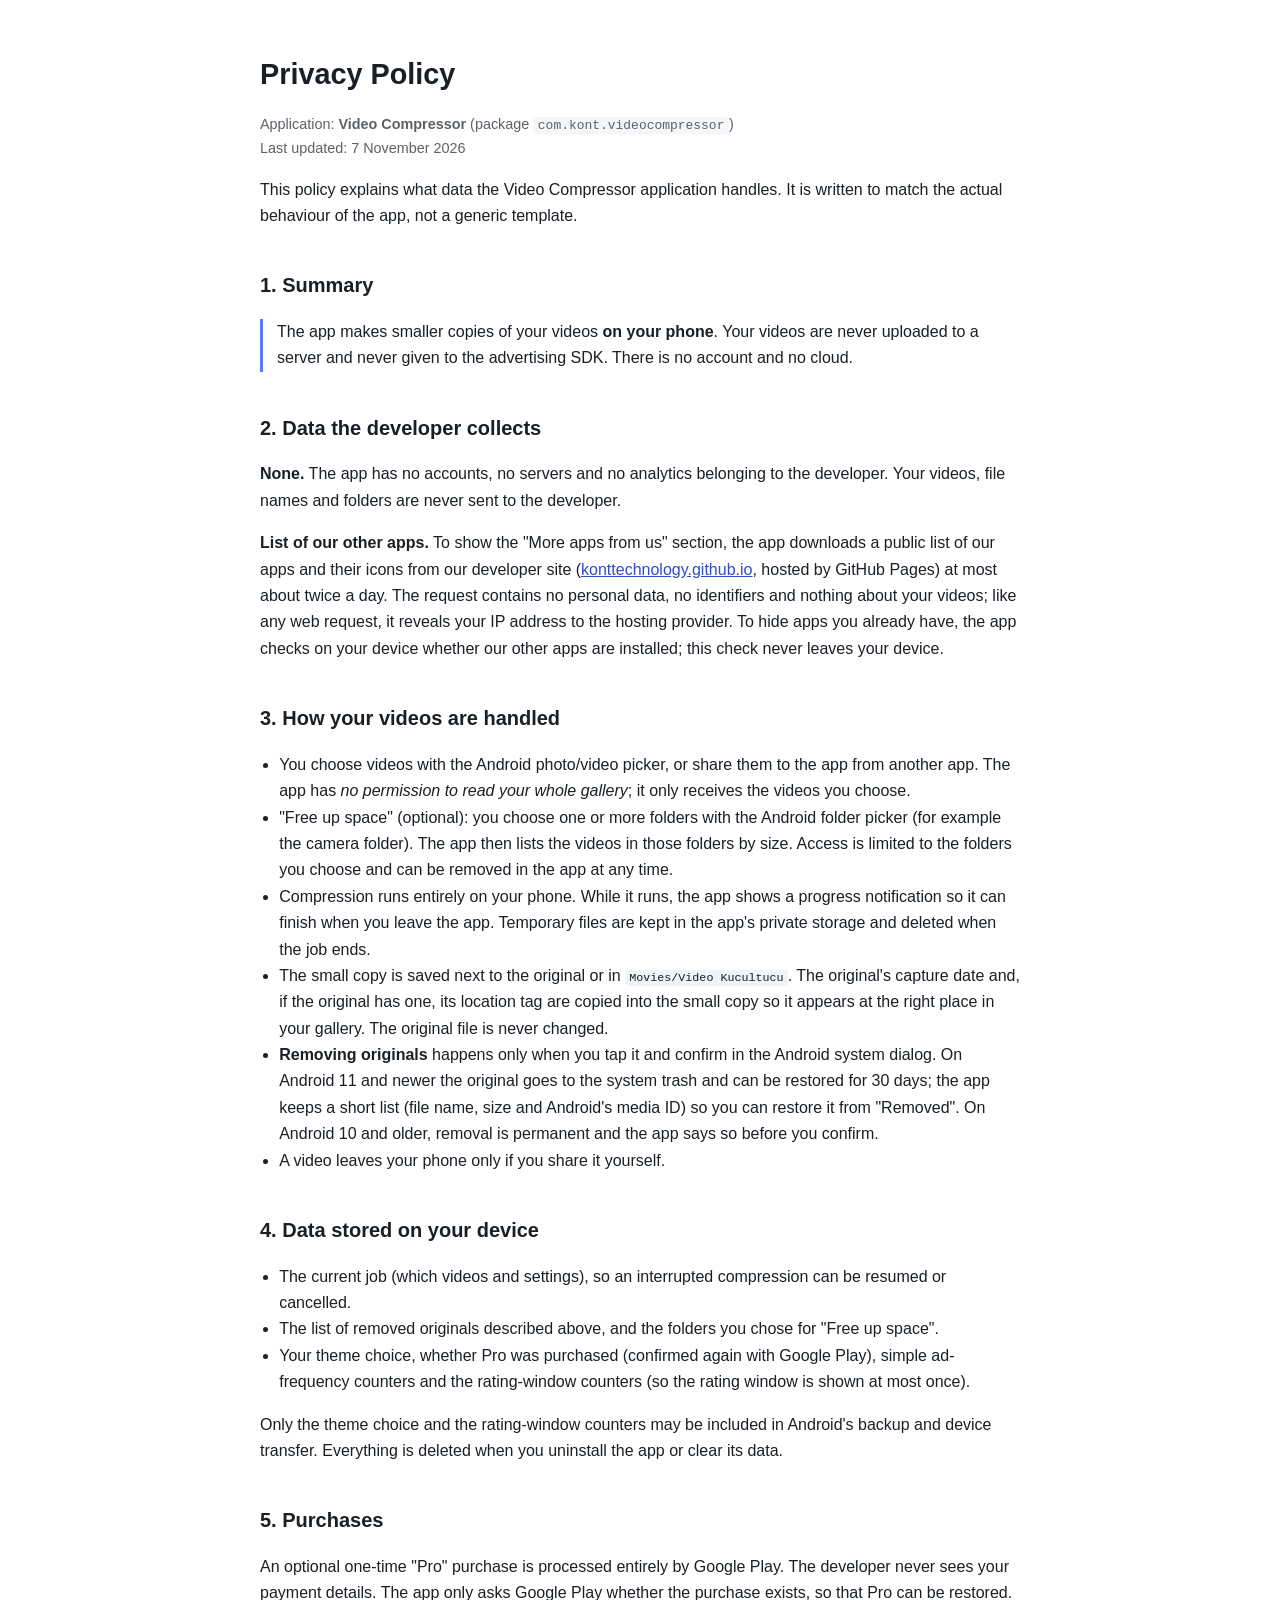
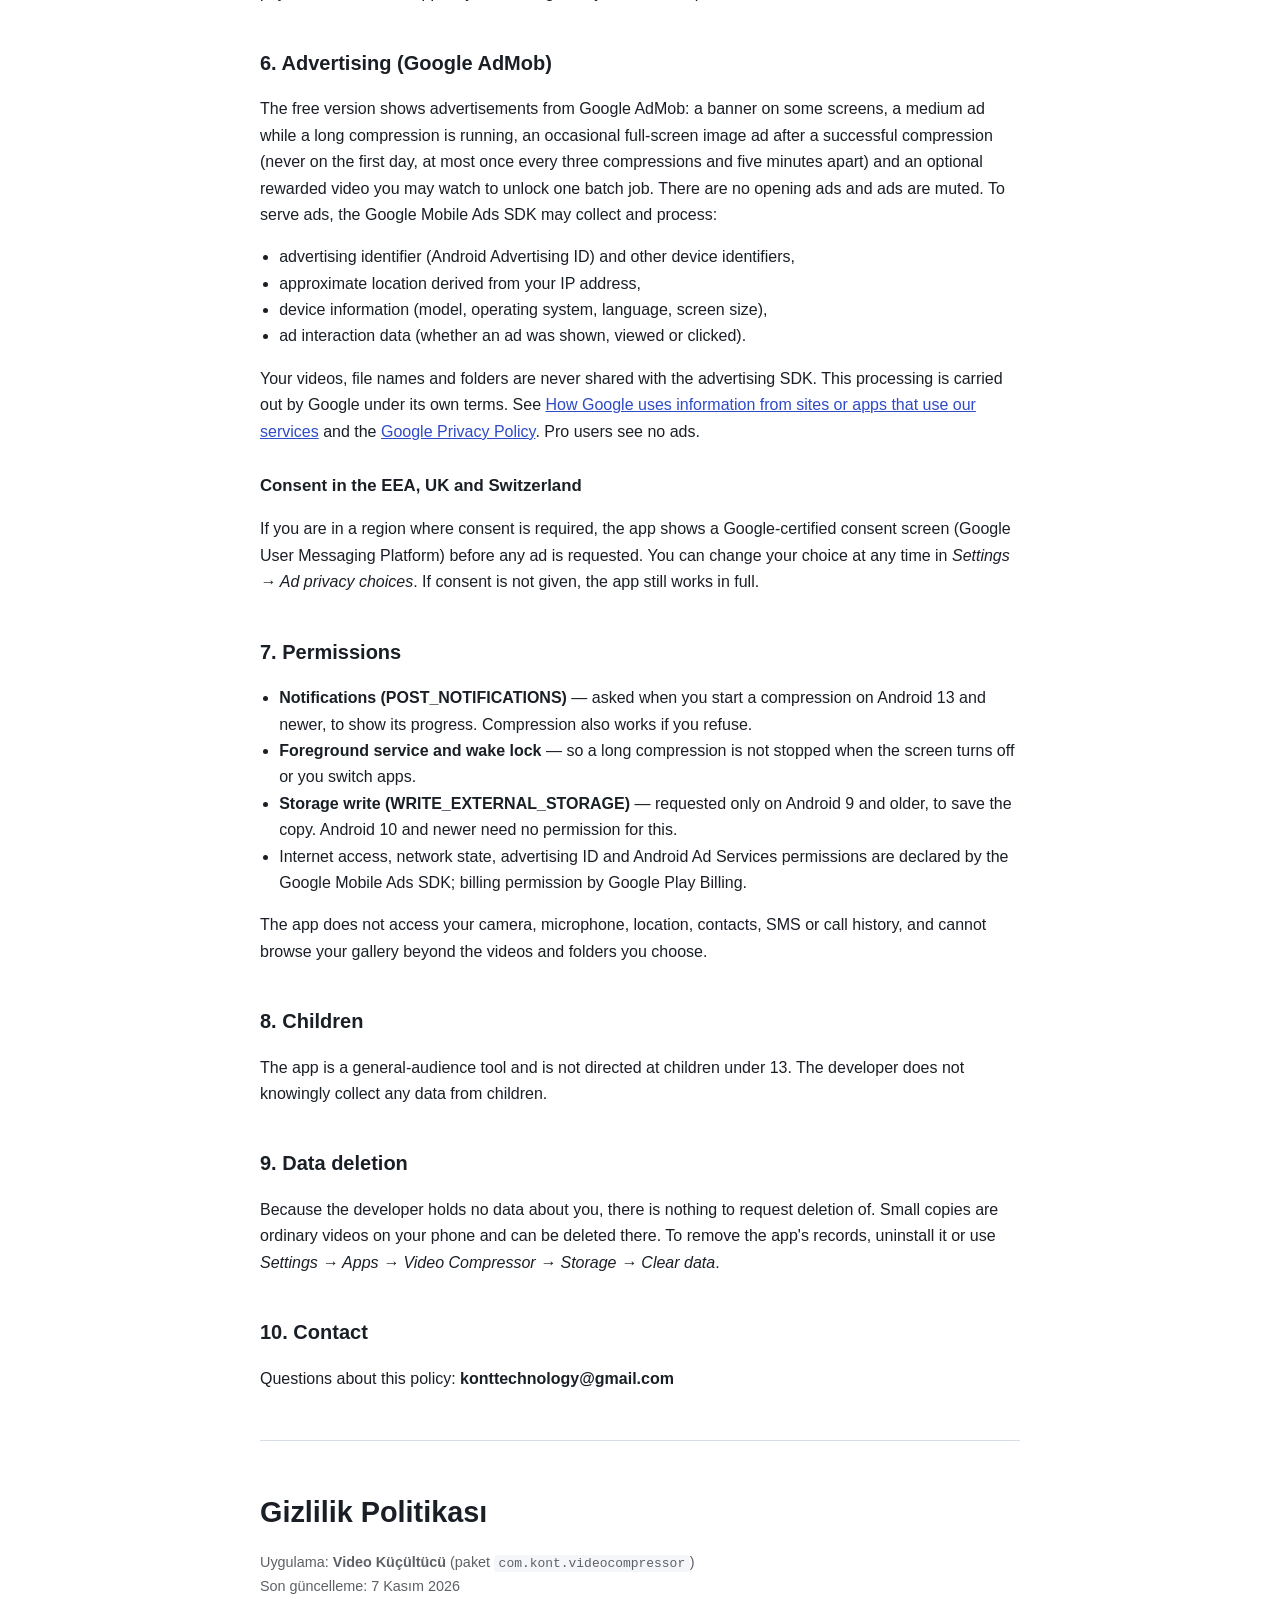
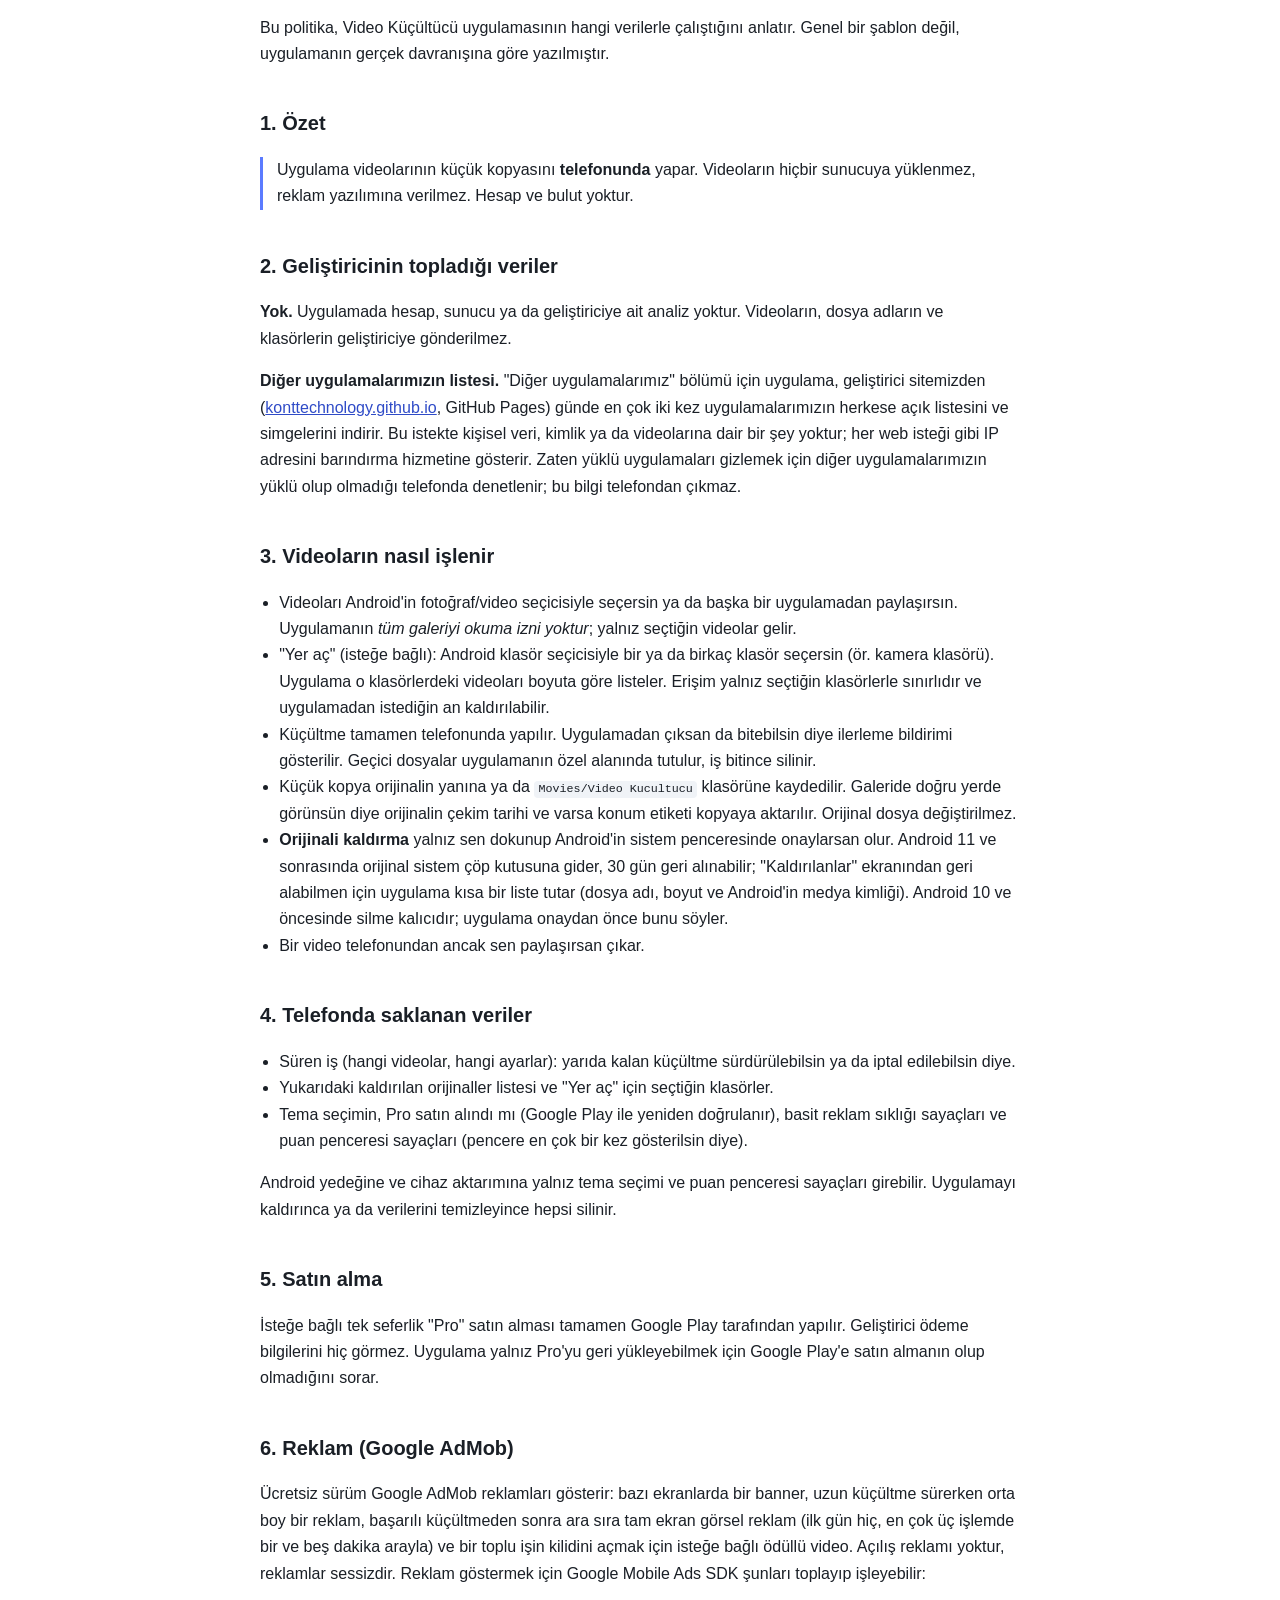
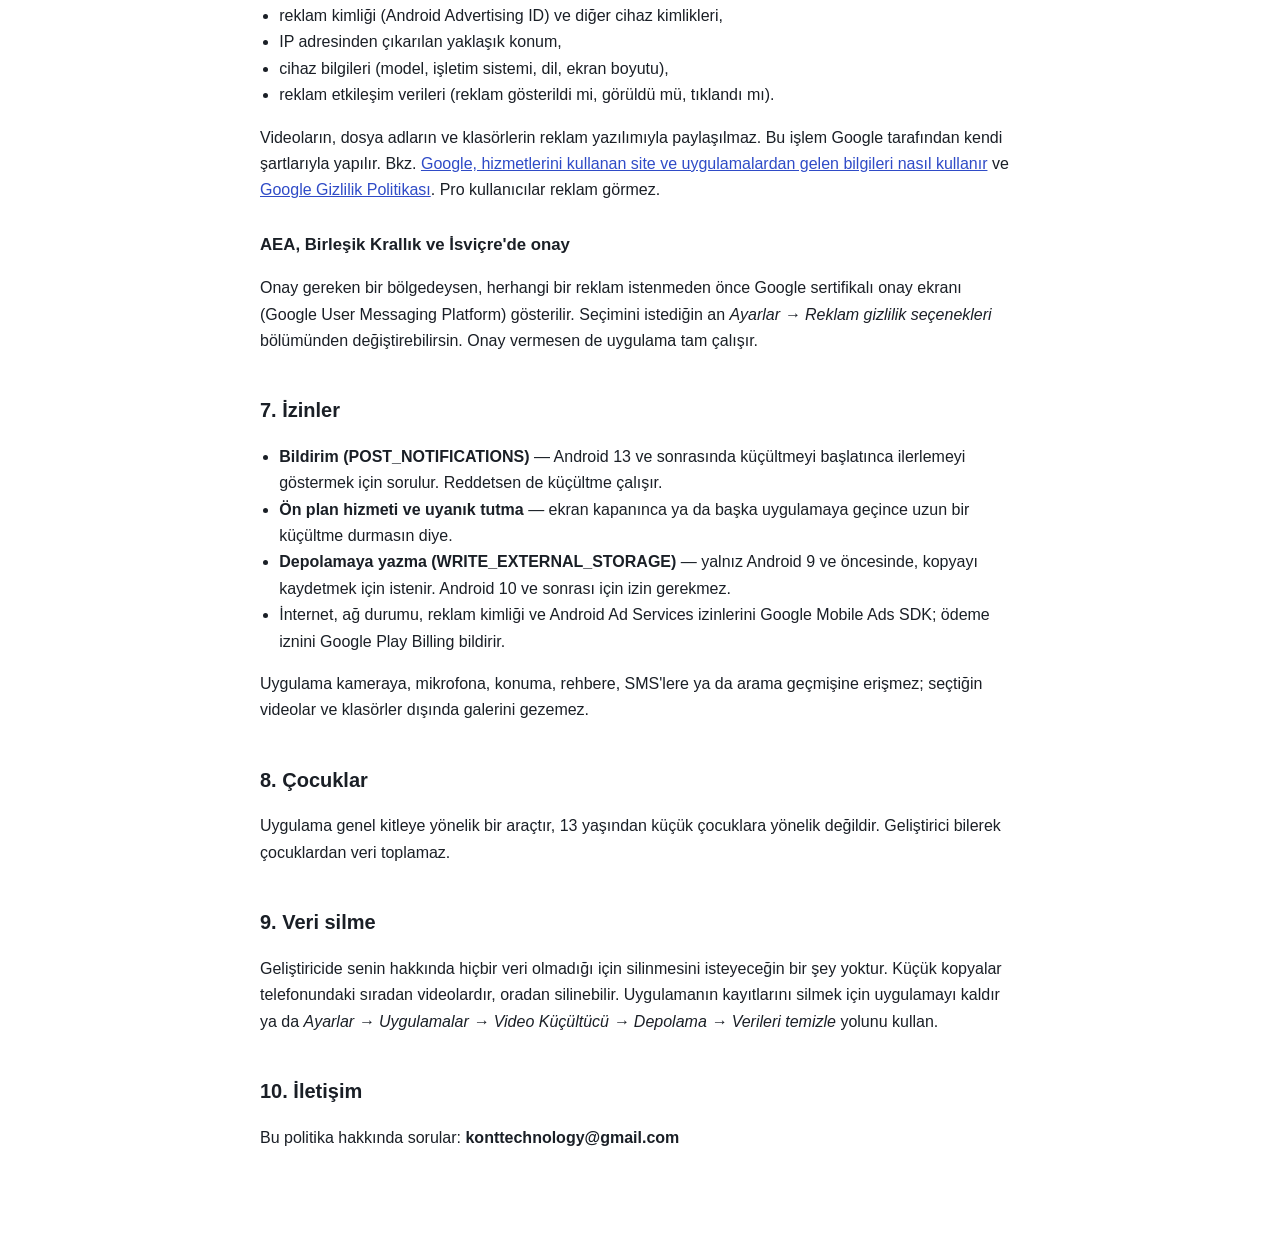
<file: videocompressor-privacy/index.html>
<!DOCTYPE html>
<html lang="en">
<head>
<meta charset="utf-8">
<meta name="viewport" content="width=device-width, initial-scale=1">
<title>Privacy Policy — Video Compressor / Video Küçültücü</title>
<style>
  :root { color-scheme: light dark; }
  body {
    font-family: -apple-system, BlinkMacSystemFont, "Segoe UI", Roboto, Arial, sans-serif;
    line-height: 1.65; margin: 0 auto; max-width: 760px; padding: 32px 20px 80px;
    color: #1a1f26; background: #ffffff;
  }
  @media (prefers-color-scheme: dark) {
    body { color: #e6ebf2; background: #10141a; }
    code { background: #1c232c; }
    hr { border-color: #2a323d; }
  }
  h1 { font-size: 1.8rem; margin-bottom: .2em; }
  h2 { font-size: 1.25rem; margin-top: 2em; }
  h3 { font-size: 1.05rem; margin-top: 1.6em; }
  .updated { opacity: .7; font-size: .9rem; }
  hr { margin: 3em 0; border: 0; border-top: 1px solid #d7dde5; }
  ul { padding-left: 1.2em; }
  a { color: #2f4bc7; }
  code { background: #f0f3f7; padding: .1em .35em; border-radius: 4px; font-size: .9em; }
  .highlight { border-left: 3px solid #5b7bff; padding-left: 14px; }
</style>
</head>
<body>
<h1>Privacy Policy</h1>
<p class="updated">Application: <strong>Video Compressor</strong> (package <code>com.kont.videocompressor</code>)<br>
Last updated: 7 November 2026</p>

<p>This policy explains what data the Video Compressor application handles. It is written to match
the actual behaviour of the app, not a generic template.</p>

<h2>1. Summary</h2>
<div class="highlight">
<p>The app makes smaller copies of your videos <strong>on your phone</strong>. Your videos are never uploaded
to a server and never given to the advertising SDK. There is no account and no cloud.</p>
</div>

<h2>2. Data the developer collects</h2>
<p><strong>None.</strong> The app has no accounts, no servers and no analytics belonging to the developer.
Your videos, file names and folders are never sent to the developer.</p>
<p><strong>List of our other apps.</strong> To show the "More apps from us" section, the app downloads a public
list of our apps and their icons from our developer site
(<a href="https://konttechnology.github.io/">konttechnology.github.io</a>, hosted by GitHub Pages) at most about
twice a day. The request contains no personal data, no identifiers and nothing about your videos; like any web
request, it reveals your IP address to the hosting provider. To hide apps you already have, the app checks on
your device whether our other apps are installed; this check never leaves your device.</p>

<h2>3. How your videos are handled</h2>
<ul>
  <li>You choose videos with the Android photo/video picker, or share them to the app from another app.
      The app has <em>no permission to read your whole gallery</em>; it only receives the videos you choose.</li>
  <li>"Free up space" (optional): you choose one or more folders with the Android folder picker (for example
      the camera folder). The app then lists the videos in those folders by size. Access is limited to the
      folders you choose and can be removed in the app at any time.</li>
  <li>Compression runs entirely on your phone. While it runs, the app shows a progress notification so it can
      finish when you leave the app. Temporary files are kept in the app's private storage and deleted when the
      job ends.</li>
  <li>The small copy is saved next to the original or in <code>Movies/Video Kucultucu</code>. The original's
      capture date and, if the original has one, its location tag are copied into the small copy so it appears
      at the right place in your gallery. The original file is never changed.</li>
  <li><strong>Removing originals</strong> happens only when you tap it and confirm in the Android system
      dialog. On Android 11 and newer the original goes to the system trash and can be restored for 30 days;
      the app keeps a short list (file name, size and Android's media ID) so you can restore it from
      "Removed". On Android 10 and older, removal is permanent and the app says so before you confirm.</li>
  <li>A video leaves your phone only if you share it yourself.</li>
</ul>

<h2>4. Data stored on your device</h2>
<ul>
  <li>The current job (which videos and settings), so an interrupted compression can be resumed or cancelled.</li>
  <li>The list of removed originals described above, and the folders you chose for "Free up space".</li>
  <li>Your theme choice, whether Pro was purchased (confirmed again with Google Play), simple ad-frequency
      counters and the rating-window counters (so the rating window is shown at most once).</li>
</ul>
<p>Only the theme choice and the rating-window counters may be included in Android's backup and device
transfer. Everything is deleted when you uninstall the app or clear its data.</p>

<h2>5. Purchases</h2>
<p>An optional one-time "Pro" purchase is processed entirely by Google Play. The developer never sees your
payment details. The app only asks Google Play whether the purchase exists, so that Pro can be restored.</p>

<h2>6. Advertising (Google AdMob)</h2>
<p>The free version shows advertisements from Google AdMob: a banner on some screens, a medium ad while a long
compression is running, an occasional full-screen image ad after a successful compression (never on the first
day, at most once every three compressions and five minutes apart) and an optional rewarded video you may watch
to unlock one batch job. There are no opening ads and ads are muted. To serve ads, the Google Mobile Ads SDK may
collect and process:</p>
<ul>
  <li>advertising identifier (Android Advertising ID) and other device identifiers,</li>
  <li>approximate location derived from your IP address,</li>
  <li>device information (model, operating system, language, screen size),</li>
  <li>ad interaction data (whether an ad was shown, viewed or clicked).</li>
</ul>
<p>Your videos, file names and folders are never shared with the advertising SDK. This processing is carried
out by Google under its own terms. See
<a href="https://policies.google.com/technologies/partner-sites">How Google uses information from sites or apps
that use our services</a> and the <a href="https://policies.google.com/privacy">Google Privacy Policy</a>.
Pro users see no ads.</p>

<h3>Consent in the EEA, UK and Switzerland</h3>
<p>If you are in a region where consent is required, the app shows a Google-certified consent screen (Google
User Messaging Platform) before any ad is requested. You can change your choice at any time in
<em>Settings &rarr; Ad privacy choices</em>. If consent is not given, the app still works in full.</p>

<h2>7. Permissions</h2>
<ul>
  <li><strong>Notifications (POST_NOTIFICATIONS)</strong> &mdash; asked when you start a compression on
      Android 13 and newer, to show its progress. Compression also works if you refuse.</li>
  <li><strong>Foreground service and wake lock</strong> &mdash; so a long compression is not stopped when the
      screen turns off or you switch apps.</li>
  <li><strong>Storage write (WRITE_EXTERNAL_STORAGE)</strong> &mdash; requested only on Android 9 and older, to
      save the copy. Android 10 and newer need no permission for this.</li>
  <li>Internet access, network state, advertising ID and Android Ad Services permissions are declared by the
      Google Mobile Ads SDK; billing permission by Google Play Billing.</li>
</ul>
<p>The app does not access your camera, microphone, location, contacts, SMS or call history, and cannot browse
your gallery beyond the videos and folders you choose.</p>

<h2>8. Children</h2>
<p>The app is a general-audience tool and is not directed at children under 13. The developer does not knowingly
collect any data from children.</p>

<h2>9. Data deletion</h2>
<p>Because the developer holds no data about you, there is nothing to request deletion of. Small copies are
ordinary videos on your phone and can be deleted there. To remove the app's records, uninstall it or use
<em>Settings &rarr; Apps &rarr; Video Compressor &rarr; Storage &rarr; Clear data</em>.</p>

<h2>10. Contact</h2>
<p>Questions about this policy: <strong>konttechnology@gmail.com</strong></p>

<hr>

<h1>Gizlilik Politikası</h1>
<p class="updated">Uygulama: <strong>Video Küçültücü</strong> (paket <code>com.kont.videocompressor</code>)<br>
Son güncelleme: 7 Kasım 2026</p>

<p>Bu politika, Video Küçültücü uygulamasının hangi verilerle çalıştığını anlatır. Genel bir şablon değil,
uygulamanın gerçek davranışına göre yazılmıştır.</p>

<h2>1. Özet</h2>
<div class="highlight">
<p>Uygulama videolarının küçük kopyasını <strong>telefonunda</strong> yapar. Videoların hiçbir sunucuya
yüklenmez, reklam yazılımına verilmez. Hesap ve bulut yoktur.</p>
</div>

<h2>2. Geliştiricinin topladığı veriler</h2>
<p><strong>Yok.</strong> Uygulamada hesap, sunucu ya da geliştiriciye ait analiz yoktur. Videoların, dosya
adların ve klasörlerin geliştiriciye gönderilmez.</p>
<p><strong>Diğer uygulamalarımızın listesi.</strong> "Diğer uygulamalarımız" bölümü için uygulama, geliştirici
sitemizden (<a href="https://konttechnology.github.io/">konttechnology.github.io</a>, GitHub Pages) günde en çok
iki kez uygulamalarımızın herkese açık listesini ve simgelerini indirir. Bu istekte kişisel veri, kimlik ya da
videolarına dair bir şey yoktur; her web isteği gibi IP adresini barındırma hizmetine gösterir. Zaten yüklü
uygulamaları gizlemek için diğer uygulamalarımızın yüklü olup olmadığı telefonda denetlenir; bu bilgi
telefondan çıkmaz.</p>

<h2>3. Videoların nasıl işlenir</h2>
<ul>
  <li>Videoları Android'in fotoğraf/video seçicisiyle seçersin ya da başka bir uygulamadan paylaşırsın.
      Uygulamanın <em>tüm galeriyi okuma izni yoktur</em>; yalnız seçtiğin videolar gelir.</li>
  <li>"Yer aç" (isteğe bağlı): Android klasör seçicisiyle bir ya da birkaç klasör seçersin (ör. kamera
      klasörü). Uygulama o klasörlerdeki videoları boyuta göre listeler. Erişim yalnız seçtiğin klasörlerle
      sınırlıdır ve uygulamadan istediğin an kaldırılabilir.</li>
  <li>Küçültme tamamen telefonunda yapılır. Uygulamadan çıksan da bitebilsin diye ilerleme bildirimi
      gösterilir. Geçici dosyalar uygulamanın özel alanında tutulur, iş bitince silinir.</li>
  <li>Küçük kopya orijinalin yanına ya da <code>Movies/Video Kucultucu</code> klasörüne kaydedilir. Galeride
      doğru yerde görünsün diye orijinalin çekim tarihi ve varsa konum etiketi kopyaya aktarılır. Orijinal
      dosya değiştirilmez.</li>
  <li><strong>Orijinali kaldırma</strong> yalnız sen dokunup Android'in sistem penceresinde onaylarsan olur.
      Android 11 ve sonrasında orijinal sistem çöp kutusuna gider, 30 gün geri alınabilir; "Kaldırılanlar"
      ekranından geri alabilmen için uygulama kısa bir liste tutar (dosya adı, boyut ve Android'in medya
      kimliği). Android 10 ve öncesinde silme kalıcıdır; uygulama onaydan önce bunu söyler.</li>
  <li>Bir video telefonundan ancak sen paylaşırsan çıkar.</li>
</ul>

<h2>4. Telefonda saklanan veriler</h2>
<ul>
  <li>Süren iş (hangi videolar, hangi ayarlar): yarıda kalan küçültme sürdürülebilsin ya da iptal edilebilsin diye.</li>
  <li>Yukarıdaki kaldırılan orijinaller listesi ve "Yer aç" için seçtiğin klasörler.</li>
  <li>Tema seçimin, Pro satın alındı mı (Google Play ile yeniden doğrulanır), basit reklam sıklığı sayaçları
      ve puan penceresi sayaçları (pencere en çok bir kez gösterilsin diye).</li>
</ul>
<p>Android yedeğine ve cihaz aktarımına yalnız tema seçimi ve puan penceresi sayaçları girebilir. Uygulamayı
kaldırınca ya da verilerini temizleyince hepsi silinir.</p>

<h2>5. Satın alma</h2>
<p>İsteğe bağlı tek seferlik "Pro" satın alması tamamen Google Play tarafından yapılır. Geliştirici ödeme
bilgilerini hiç görmez. Uygulama yalnız Pro'yu geri yükleyebilmek için Google Play'e satın almanın olup
olmadığını sorar.</p>

<h2>6. Reklam (Google AdMob)</h2>
<p>Ücretsiz sürüm Google AdMob reklamları gösterir: bazı ekranlarda bir banner, uzun küçültme sürerken orta
boy bir reklam, başarılı küçültmeden sonra ara sıra tam ekran görsel reklam (ilk gün hiç, en çok üç işlemde
bir ve beş dakika arayla) ve bir toplu işin kilidini açmak için isteğe bağlı ödüllü video. Açılış reklamı yoktur,
reklamlar sessizdir. Reklam göstermek için Google Mobile Ads SDK şunları toplayıp işleyebilir:</p>
<ul>
  <li>reklam kimliği (Android Advertising ID) ve diğer cihaz kimlikleri,</li>
  <li>IP adresinden çıkarılan yaklaşık konum,</li>
  <li>cihaz bilgileri (model, işletim sistemi, dil, ekran boyutu),</li>
  <li>reklam etkileşim verileri (reklam gösterildi mi, görüldü mü, tıklandı mı).</li>
</ul>
<p>Videoların, dosya adların ve klasörlerin reklam yazılımıyla paylaşılmaz. Bu işlem Google tarafından kendi
şartlarıyla yapılır. Bkz. <a href="https://policies.google.com/technologies/partner-sites">Google, hizmetlerini
kullanan site ve uygulamalardan gelen bilgileri nasıl kullanır</a> ve
<a href="https://policies.google.com/privacy">Google Gizlilik Politikası</a>. Pro kullanıcılar reklam görmez.</p>

<h3>AEA, Birleşik Krallık ve İsviçre'de onay</h3>
<p>Onay gereken bir bölgedeysen, herhangi bir reklam istenmeden önce Google sertifikalı onay ekranı (Google
User Messaging Platform) gösterilir. Seçimini istediğin an <em>Ayarlar &rarr; Reklam gizlilik seçenekleri</em>
bölümünden değiştirebilirsin. Onay vermesen de uygulama tam çalışır.</p>

<h2>7. İzinler</h2>
<ul>
  <li><strong>Bildirim (POST_NOTIFICATIONS)</strong> &mdash; Android 13 ve sonrasında küçültmeyi başlatınca
      ilerlemeyi göstermek için sorulur. Reddetsen de küçültme çalışır.</li>
  <li><strong>Ön plan hizmeti ve uyanık tutma</strong> &mdash; ekran kapanınca ya da başka uygulamaya geçince
      uzun bir küçültme durmasın diye.</li>
  <li><strong>Depolamaya yazma (WRITE_EXTERNAL_STORAGE)</strong> &mdash; yalnız Android 9 ve öncesinde,
      kopyayı kaydetmek için istenir. Android 10 ve sonrası için izin gerekmez.</li>
  <li>İnternet, ağ durumu, reklam kimliği ve Android Ad Services izinlerini Google Mobile Ads SDK; ödeme iznini
      Google Play Billing bildirir.</li>
</ul>
<p>Uygulama kameraya, mikrofona, konuma, rehbere, SMS'lere ya da arama geçmişine erişmez; seçtiğin videolar
ve klasörler dışında galerini gezemez.</p>

<h2>8. Çocuklar</h2>
<p>Uygulama genel kitleye yönelik bir araçtır, 13 yaşından küçük çocuklara yönelik değildir. Geliştirici
bilerek çocuklardan veri toplamaz.</p>

<h2>9. Veri silme</h2>
<p>Geliştiricide senin hakkında hiçbir veri olmadığı için silinmesini isteyeceğin bir şey yoktur. Küçük
kopyalar telefonundaki sıradan videolardır, oradan silinebilir. Uygulamanın kayıtlarını silmek için uygulamayı
kaldır ya da <em>Ayarlar &rarr; Uygulamalar &rarr; Video Küçültücü &rarr; Depolama &rarr; Verileri temizle</em>
yolunu kullan.</p>

<h2>10. İletişim</h2>
<p>Bu politika hakkında sorular: <strong>konttechnology@gmail.com</strong></p>
</body>
</html>
</file>
<file: fonts/roboto.css>
/* Roboto (Apache 2.0) - siteden sunulur; Google sunucusuna istek gitmez (KVKK, 31.10.2026) */
/* latin-ext */
@font-face {
  font-family: 'Roboto';
  font-style: normal;
  font-weight: 400;
  font-stretch: 100%;
  font-display: swap;
  src: url(roboto-latin-ext.woff2) format('woff2');
  unicode-range: U+0100-02BA, U+02BD-02C5, U+02C7-02CC, U+02CE-02D7, U+02DD-02FF, U+0304, U+0308, U+0329, U+1D00-1DBF, U+1E00-1E9F, U+1EF2-1EFF, U+2020, U+20A0-20AB, U+20AD-20C4, U+2113, U+2C60-2C7F, U+A720-A7FF;
}
/* latin */
@font-face {
  font-family: 'Roboto';
  font-style: normal;
  font-weight: 400;
  font-stretch: 100%;
  font-display: swap;
  src: url(roboto-latin.woff2) format('woff2');
  unicode-range: U+0000-00FF, U+0131, U+0152-0153, U+02BB-02BC, U+02C6, U+02DA, U+02DC, U+0304, U+0308, U+0329, U+2000-206F, U+20AC, U+2122, U+2191, U+2193, U+2212, U+2215, U+FEFF, U+FFFD;
}
/* latin-ext */
@font-face {
  font-family: 'Roboto';
  font-style: normal;
  font-weight: 500;
  font-stretch: 100%;
  font-display: swap;
  src: url(roboto-latin-ext.woff2) format('woff2');
  unicode-range: U+0100-02BA, U+02BD-02C5, U+02C7-02CC, U+02CE-02D7, U+02DD-02FF, U+0304, U+0308, U+0329, U+1D00-1DBF, U+1E00-1E9F, U+1EF2-1EFF, U+2020, U+20A0-20AB, U+20AD-20C4, U+2113, U+2C60-2C7F, U+A720-A7FF;
}
/* latin */
@font-face {
  font-family: 'Roboto';
  font-style: normal;
  font-weight: 500;
  font-stretch: 100%;
  font-display: swap;
  src: url(roboto-latin.woff2) format('woff2');
  unicode-range: U+0000-00FF, U+0131, U+0152-0153, U+02BB-02BC, U+02C6, U+02DA, U+02DC, U+0304, U+0308, U+0329, U+2000-206F, U+20AC, U+2122, U+2191, U+2193, U+2212, U+2215, U+FEFF, U+FFFD;
}
/* latin-ext */
@font-face {
  font-family: 'Roboto';
  font-style: normal;
  font-weight: 700;
  font-stretch: 100%;
  font-display: swap;
  src: url(roboto-latin-ext.woff2) format('woff2');
  unicode-range: U+0100-02BA, U+02BD-02C5, U+02C7-02CC, U+02CE-02D7, U+02DD-02FF, U+0304, U+0308, U+0329, U+1D00-1DBF, U+1E00-1E9F, U+1EF2-1EFF, U+2020, U+20A0-20AB, U+20AD-20C4, U+2113, U+2C60-2C7F, U+A720-A7FF;
}
/* latin */
@font-face {
  font-family: 'Roboto';
  font-style: normal;
  font-weight: 700;
  font-stretch: 100%;
  font-display: swap;
  src: url(roboto-latin.woff2) format('woff2');
  unicode-range: U+0000-00FF, U+0131, U+0152-0153, U+02BB-02BC, U+02C6, U+02DA, U+02DC, U+0304, U+0308, U+0329, U+2000-206F, U+20AC, U+2122, U+2191, U+2193, U+2212, U+2215, U+FEFF, U+FFFD;
}
</file>
